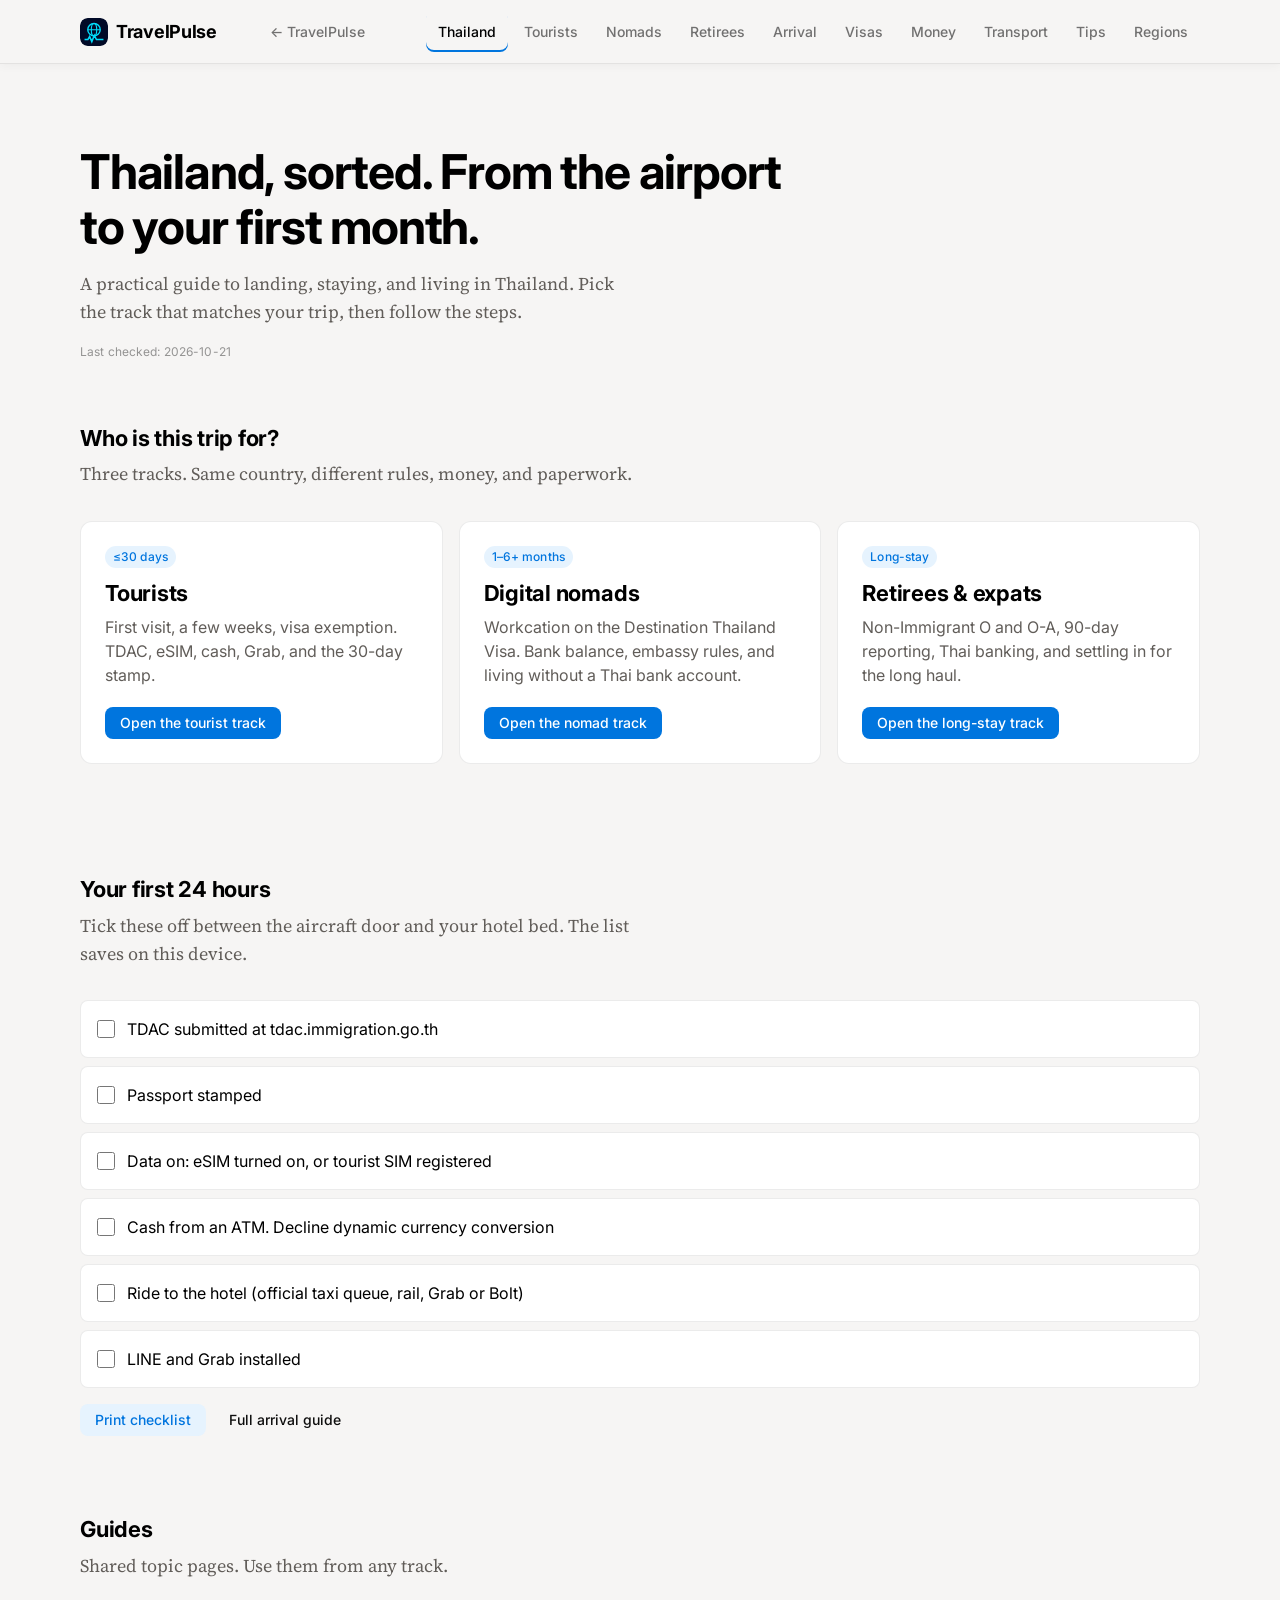
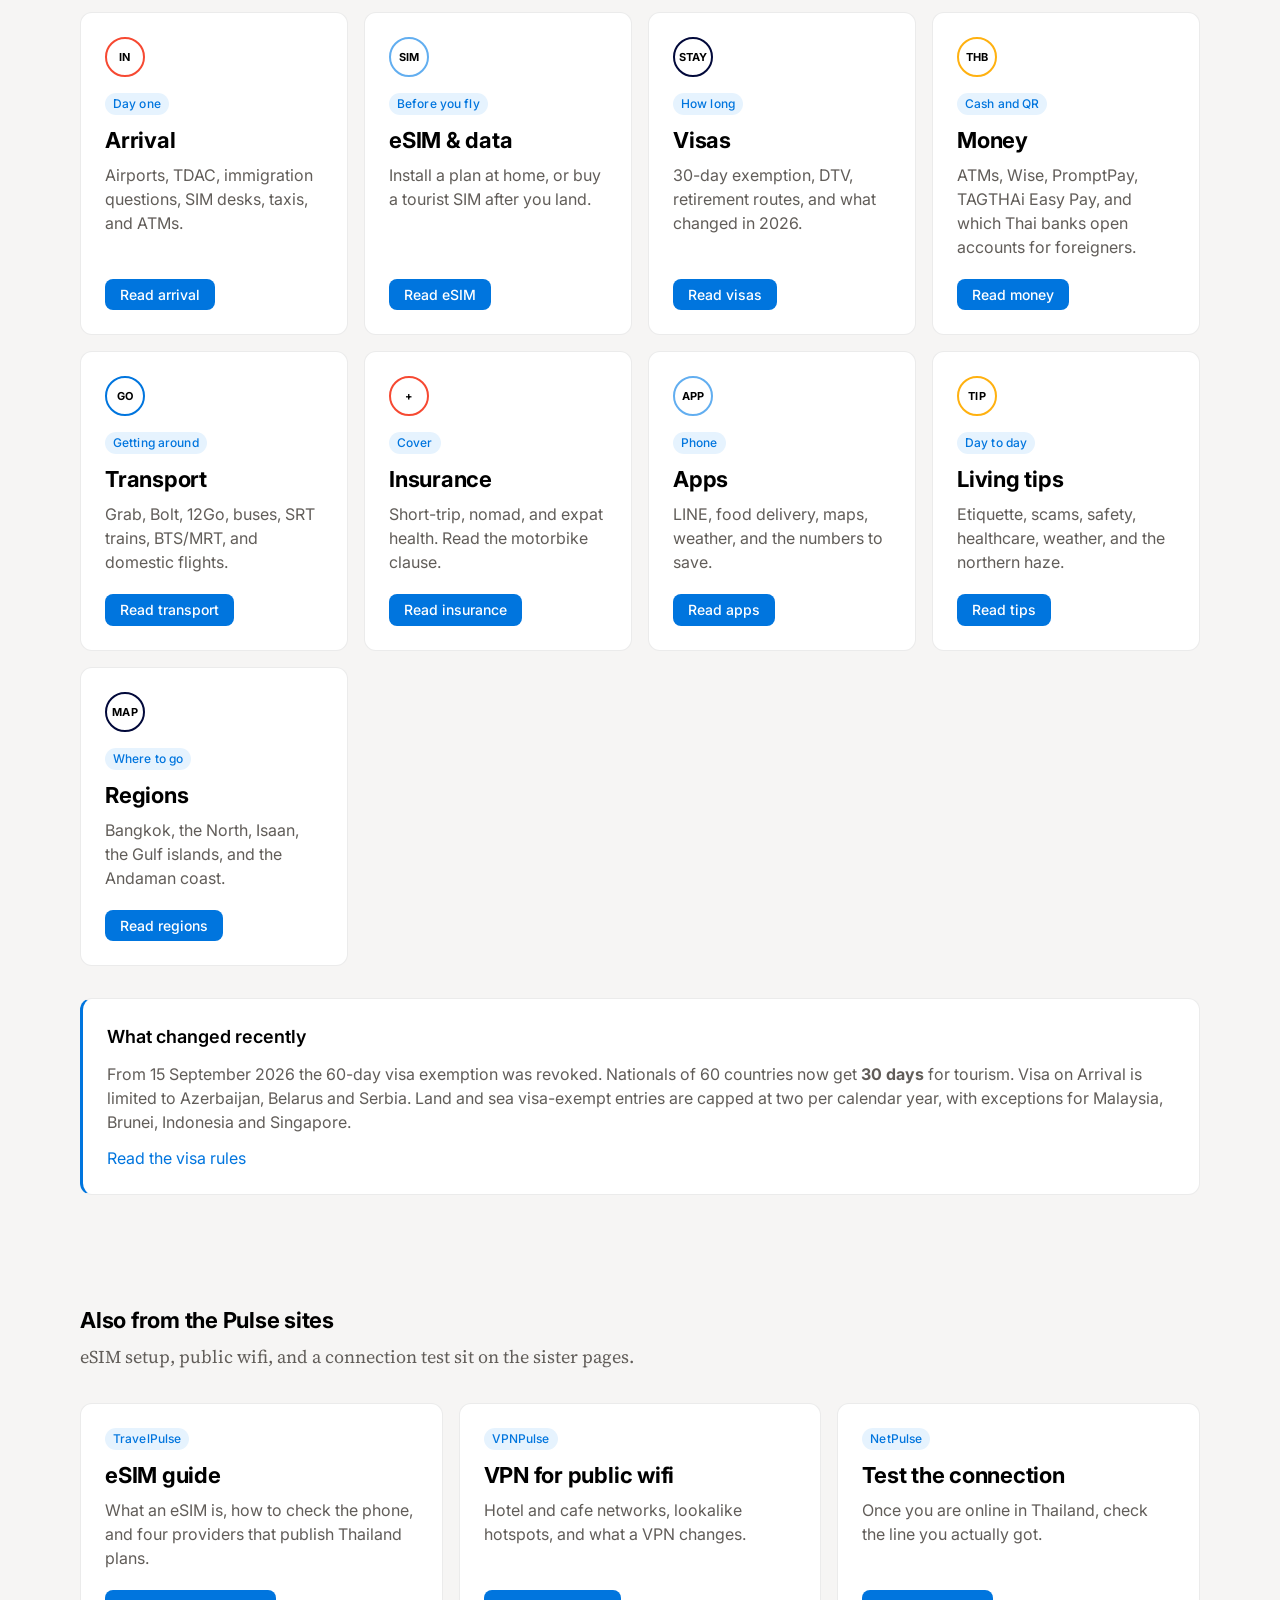
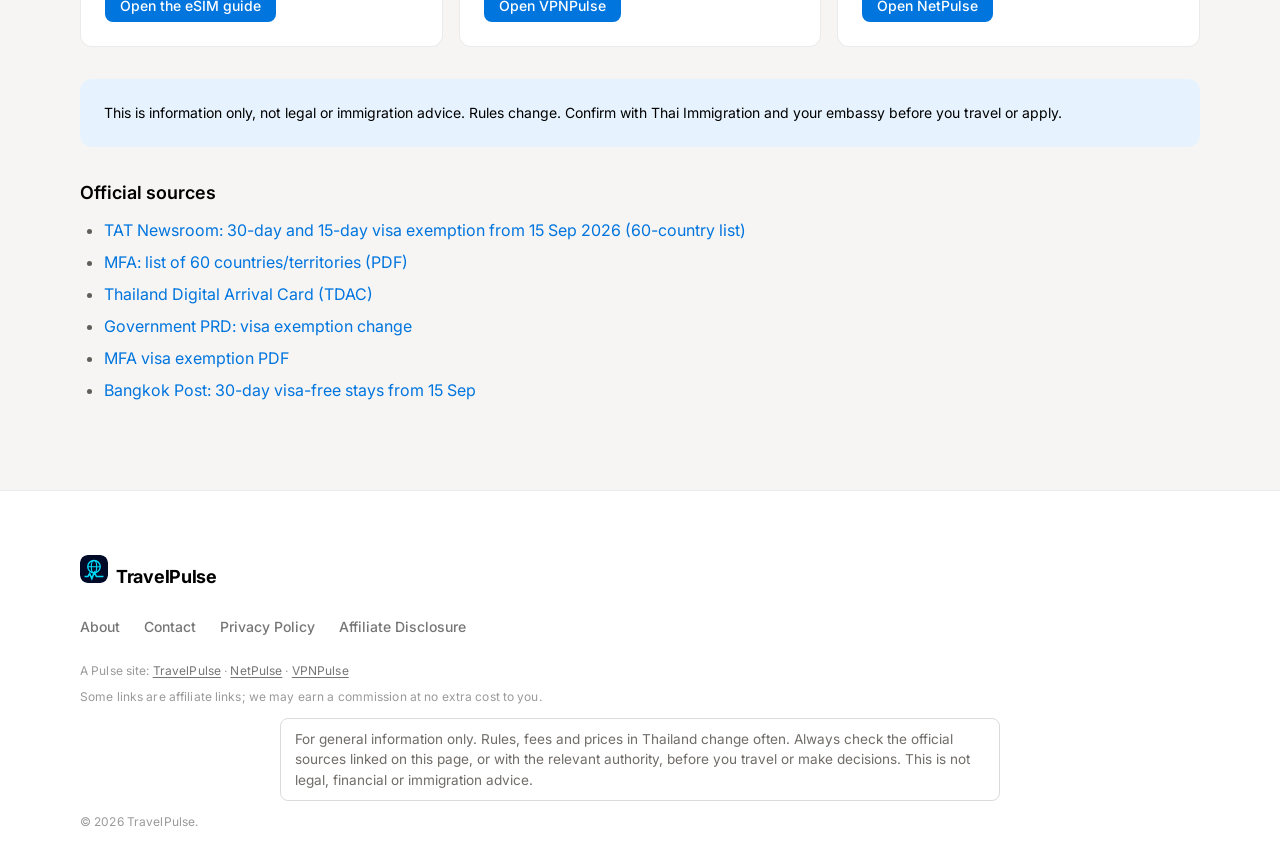
<file: index.html>
<!DOCTYPE html>
<html lang="en">
<head>
  <meta charset="UTF-8">
  <meta name="viewport" content="width=device-width, initial-scale=1.0">
  <meta name="theme-color" content="#f6f5f4">
  <title>Thailand guide - TravelPulse</title>
  <link rel="icon" type="image/svg+xml" href="img/travelpulse-icon.svg">
  <meta name="description" content="A practical guide to Thailand: tourists, digital nomads, and long-stay. Arrival, visas, money, transport, from the airport to the first month.">
  <link rel="canonical" href="https://travelpulse.site/thailand/">
  <meta property="og:title" content="Thailand guide - TravelPulse">
  <meta property="og:description" content="A practical guide to Thailand: tourists, digital nomads, and long-stay. Arrival, visas, money, transport, from the airport to the first month.">
  <meta property="og:url" content="https://travelpulse.site/thailand/">
  <meta property="og:type" content="website">
  <meta property="og:site_name" content="TravelPulse">
  <meta name="twitter:card" content="summary">
  <link rel="preconnect" href="https://fonts.googleapis.com">
  <link rel="preconnect" href="https://fonts.gstatic.com" crossorigin>
  <link href="https://fonts.googleapis.com/css2?family=Inter:wght@400;500;600;700&family=Source+Serif+4:opsz,wght@8..60,400&display=swap" rel="stylesheet">
  <link rel="stylesheet" href="styles.css">
  <link rel="stylesheet" href="travelpulse.css">
  <link rel="stylesheet" href="thailand.css">
  <script type="application/ld+json">
{
  "@context": "https://schema.org",
  "@type": "FAQPage",
  "mainEntity": [
    {
      "@type": "Question",
      "name": "Do I need a TDAC to enter Thailand?",
      "acceptedAnswer": {
        "@type": "Answer",
        "text": "Yes. All non-Thai nationals entering by air, land or sea must submit a Thailand Digital Arrival Card online within 3 days before arrival, including arrival day. It is free and it is not a visa. Use only tdac.immigration.go.th."
      }
    },
    {
      "@type": "Question",
      "name": "How long can I stay in Thailand without a visa from 15 September 2026?",
      "acceptedAnswer": {
        "@type": "Answer",
        "text": "Nationals of 60 countries, including the UK, US, EU states, Australia, Canada and New Zealand, get 30 days for tourism. Seychelles and Mauritius get 15 days. Argentina, Brazil, Chile, South Korea and Peru keep 90 days under bilateral agreements."
      }
    },
    {
      "@type": "Question",
      "name": "Should I buy an eSIM before I fly?",
      "acceptedAnswer": {
        "@type": "Answer",
        "text": "An eSIM installed before the flight gives you data in the arrivals hall. Airport booths for AIS, TrueMove H and dtac need passport registration. A Thai number is a separate product from most data-only travel eSIMs."
      }
    }
  ]
}
  </script>
</head>
<body>
  <a class="skip-link" href="#main">Skip to content</a>
  <header class="site-header">
    <div class="container">
      <nav class="site-nav" aria-label="Primary">
        <a href="index.html" class="logo"><img class="logo-icon" src="img/travelpulse-icon.svg" alt="" width="28" height="28">TravelPulse</a>
        <a class="th-back" href="https://travelpulse.site/">← TravelPulse</a>
        <button class="nav-toggle" type="button" aria-label="Open menu" aria-expanded="false" aria-controls="primary-menu" onclick="var h=this.closest('.site-header'),o=h.classList.toggle('nav-open');this.setAttribute('aria-expanded',o);this.setAttribute('aria-label',o?'Close menu':'Open menu')"><span class="nav-toggle-bars" aria-hidden="true"><span></span><span></span><span></span></span>Menu</button>
        <ul class="nav-links" id="primary-menu">
          <li class="th-menu-back"><a href="https://travelpulse.site/">← TravelPulse</a></li>
          <li><a href="index.html" class="active" aria-current="page">Thailand</a></li>
          <li><a href="tourists.html">Tourists</a></li>
          <li><a href="nomads.html">Nomads</a></li>
          <li><a href="retirees.html">Retirees</a></li>
          <li><a href="arrival.html">Arrival</a></li>
          <li><a href="visas.html">Visas</a></li>
          <li><a href="money.html">Money</a></li>
          <li><a href="transport.html">Transport</a></li>
          <li><a href="living.html">Tips</a></li>
          <li><a href="regions.html">Regions</a></li>
        </ul>
      </nav>
    </div>
  </header>

  <main id="main">
    <section class="hero">
      <div class="container">
        <div class="hero-inner">
          <h1>Thailand, sorted. From the airport to your first month.</h1>
          <p class="lede">A practical guide to landing, staying, and living in Thailand. Pick the track that matches your trip, then follow the steps.</p>
          <p class="last-checked">Last checked: 2026-10-21</p>
        </div>
      </div>
    </section>

    <section class="section" aria-labelledby="tracks-title">
      <div class="container">
        <h2 class="section-title" id="tracks-title">Who is this trip for?</h2>
        <p class="section-intro">Three tracks. Same country, different rules, money, and paperwork.</p>
        <div class="track-grid">
          <article class="tool-card track-card">
            <span class="tool-tag">≤30 days</span>
            <h3>Tourists</h3>
            <p>First visit, a few weeks, visa exemption. TDAC, eSIM, cash, Grab, and the 30-day stamp.</p>
            <a href="tourists.html" class="btn btn-primary">Open the tourist track</a>
          </article>
          <article class="tool-card track-card">
            <span class="tool-tag">1–6+ months</span>
            <h3>Digital nomads</h3>
            <p>Workcation on the Destination Thailand Visa. Bank balance, embassy rules, and living without a Thai bank account.</p>
            <a href="nomads.html" class="btn btn-primary">Open the nomad track</a>
          </article>
          <article class="tool-card track-card">
            <span class="tool-tag">Long-stay</span>
            <h3>Retirees &amp; expats</h3>
            <p>Non-Immigrant O and O-A, 90-day reporting, Thai banking, and settling in for the long haul.</p>
            <a href="retirees.html" class="btn btn-primary">Open the long-stay track</a>
          </article>
        </div>
      </div>
    </section>

    <section class="section" aria-labelledby="hours-title">
      <div class="container">
        <h2 class="section-title" id="hours-title">Your first 24 hours</h2>
        <p class="section-intro">Tick these off between the aircraft door and your hotel bed. The list saves on this device.</p>
        <ul class="checklist" data-checklist="arrival">
          <li><label><input type="checkbox" data-key="tdac"> TDAC submitted at tdac.immigration.go.th</label></li>
          <li><label><input type="checkbox" data-key="stamp"> Passport stamped</label></li>
          <li><label><input type="checkbox" data-key="data"> Data on: eSIM turned on, or tourist SIM registered</label></li>
          <li><label><input type="checkbox" data-key="cash"> Cash from an ATM. Decline dynamic currency conversion</label></li>
          <li><label><input type="checkbox" data-key="ride"> Ride to the hotel (official taxi queue, rail, Grab or Bolt)</label></li>
          <li><label><input type="checkbox" data-key="apps"> LINE and Grab installed</label></li>
        </ul>
        <div class="checklist-actions">
          <button type="button" class="btn btn-ghost" data-print>Print checklist</button>
          <a class="btn btn-ghost-text" href="arrival.html">Full arrival guide</a>
        </div>
      </div>
    </section>

    <section class="section" aria-labelledby="topics-title">
      <div class="container">
        <h2 class="section-title" id="topics-title">Guides</h2>
        <p class="section-intro">Shared topic pages. Use them from any track.</p>
        <div class="tools-grid">
          <article class="tool-card">
            <span class="tool-mark mark-coral" aria-hidden="true">IN</span>
            <span class="tool-tag">Day one</span>
            <h3>Arrival</h3>
            <p>Airports, TDAC, immigration questions, SIM desks, taxis, and ATMs.</p>
            <a href="arrival.html" class="btn btn-primary">Read arrival</a>
          </article>
          <article class="tool-card">
            <span class="tool-mark mark-sky" aria-hidden="true">SIM</span>
            <span class="tool-tag">Before you fly</span>
            <h3>eSIM &amp; data</h3>
            <p>Install a plan at home, or buy a tourist SIM after you land.</p>
            <a href="esim.html" class="btn btn-primary">Read eSIM</a>
          </article>
          <article class="tool-card">
            <span class="tool-mark mark-midnight" aria-hidden="true">STAY</span>
            <span class="tool-tag">How long</span>
            <h3>Visas</h3>
            <p>30-day exemption, DTV, retirement routes, and what changed in 2026.</p>
            <a href="visas.html" class="btn btn-primary">Read visas</a>
          </article>
          <article class="tool-card">
            <span class="tool-mark mark-marigold" aria-hidden="true">THB</span>
            <span class="tool-tag">Cash and QR</span>
            <h3>Money</h3>
            <p>ATMs, Wise, PromptPay, TAGTHAi Easy Pay, and which Thai banks open accounts for foreigners.</p>
            <a href="money.html" class="btn btn-primary">Read money</a>
          </article>
          <article class="tool-card">
            <span class="tool-mark" aria-hidden="true">GO</span>
            <span class="tool-tag">Getting around</span>
            <h3>Transport</h3>
            <p>Grab, Bolt, 12Go, buses, SRT trains, BTS/MRT, and domestic flights.</p>
            <a href="transport.html" class="btn btn-primary">Read transport</a>
          </article>
          <article class="tool-card">
            <span class="tool-mark mark-coral" aria-hidden="true">+</span>
            <span class="tool-tag">Cover</span>
            <h3>Insurance</h3>
            <p>Short-trip, nomad, and expat health. Read the motorbike clause.</p>
            <a href="insurance.html" class="btn btn-primary">Read insurance</a>
          </article>
          <article class="tool-card">
            <span class="tool-mark mark-sky" aria-hidden="true">APP</span>
            <span class="tool-tag">Phone</span>
            <h3>Apps</h3>
            <p>LINE, food delivery, maps, weather, and the numbers to save.</p>
            <a href="apps.html" class="btn btn-primary">Read apps</a>
          </article>
          <article class="tool-card">
            <span class="tool-mark mark-marigold" aria-hidden="true">TIP</span>
            <span class="tool-tag">Day to day</span>
            <h3>Living tips</h3>
            <p>Etiquette, scams, safety, healthcare, weather, and the northern haze.</p>
            <a href="living.html" class="btn btn-primary">Read tips</a>
          </article>
          <article class="tool-card">
            <span class="tool-mark mark-midnight" aria-hidden="true">MAP</span>
            <span class="tool-tag">Where to go</span>
            <h3>Regions</h3>
            <p>Bangkok, the North, Isaan, the Gulf islands, and the Andaman coast.</p>
            <a href="regions.html" class="btn btn-primary">Read regions</a>
          </article>
        </div>

        <aside class="changed-box">
          <h2>What changed recently</h2>
          <p>From 15 September 2026 the 60-day visa exemption was revoked. Nationals of 60 countries now get <strong>30 days</strong> for tourism. Visa on Arrival is limited to Azerbaijan, Belarus and Serbia. Land and sea visa-exempt entries are capped at two per calendar year, with exceptions for Malaysia, Brunei, Indonesia and Singapore.</p>
          <p><a href="visas.html">Read the visa rules</a></p>
        </aside>
      </div>
    </section>

    <section class="section cross-promo" aria-labelledby="pulse-title">
      <div class="container">
        <h2 class="section-title" id="pulse-title">Also from the Pulse sites</h2>
        <p class="section-intro">eSIM setup, public wifi, and a connection test sit on the sister pages.</p>
        <div class="tools-grid">
          <article class="tool-card">
            <span class="tool-tag">TravelPulse</span>
            <h3>eSIM guide</h3>
            <p>What an eSIM is, how to check the phone, and four providers that publish Thailand plans.</p>
            <a href="https://travelpulse.site/esim.html" class="btn btn-primary">Open the eSIM guide</a>
          </article>
          <article class="tool-card">
            <span class="tool-tag">VPNPulse</span>
            <h3>VPN for public wifi</h3>
            <p>Hotel and cafe networks, lookalike hotspots, and what a VPN changes.</p>
            <a href="https://vpnpulse.site" class="btn btn-primary" target="_blank" rel="noopener">Open VPNPulse</a>
          </article>
          <article class="tool-card">
            <span class="tool-tag">NetPulse</span>
            <h3>Test the connection</h3>
            <p>Once you are online in Thailand, check the line you actually got.</p>
            <a href="https://netpulse.site" class="btn btn-primary" target="_blank" rel="noopener">Open NetPulse</a>
          </article>
        </div>
                <aside class="disclaimer-box" role="note">
          <p>This is information only, not legal or immigration advice. Rules change. Confirm with Thai Immigration and your embassy before you travel or apply.</p>
        </aside>
                <section class="sources" aria-labelledby="sources-title">
          <h2 id="sources-title">Official sources</h2>
          <ul>
            <li><a href="https://www.tatnews.org/2026/09/thailand-introduces-new-30-day-and-15-day-visa-exemption-rules-from-15-september/" target="_blank" rel="noopener">TAT Newsroom: 30-day and 15-day visa exemption from 15 Sep 2026 (60-country list)</a></li>
            <li><a href="https://image.mfa.go.th/mfa/0/zE6021nSnu/0303/%E0%B8%9C.30.pdf" target="_blank" rel="noopener">MFA: list of 60 countries/territories (PDF)</a></li>
            <li><a href="https://tdac.immigration.go.th" target="_blank" rel="noopener">Thailand Digital Arrival Card (TDAC)</a></li>
            <li><a href="https://thailand.prd.go.th/en/content/category/detail/id/48/iid/538547" target="_blank" rel="noopener">Government PRD: visa exemption change</a></li>
            <li><a href="https://image.mfa.go.th/mfa/0/TkZZJfspCP/Visa_Exemption_Scheme/PR-eng.pdf" target="_blank" rel="noopener">MFA visa exemption PDF</a></li>
            <li><a href="https://www.bangkokpost.com/thailand/general/3311970/30day-visafree-stays-to-take-effect-on-sept-15" target="_blank" rel="noopener">Bangkok Post: 30-day visa-free stays from 15 Sep</a></li>
          </ul>
        </section>
      </div>
    </section>
  </main>
  <footer class="site-footer">
    <div class="container">
      <a href="index.html" class="logo"><img class="logo-icon" src="img/travelpulse-icon.svg" alt="" width="28" height="28">TravelPulse</a>
      <ul class="footer-links">
        <li><a href="https://travelpulse.site/about.html">About</a></li>
        <li><a href="https://travelpulse.site/contact.html">Contact</a></li>
        <li><a href="https://travelpulse.site/privacy.html">Privacy Policy</a></li>
        <li><a href="https://travelpulse.site/affiliate-disclosure.html">Affiliate Disclosure</a></li>
      </ul>
      <p class="footer-copy">A Pulse site: <a href="https://travelpulse.site/">TravelPulse</a> · <a href="https://netpulse.site" target="_blank" rel="noopener">NetPulse</a> · <a href="https://vpnpulse.site" target="_blank" rel="noopener">VPNPulse</a></p>
      <p class="footer-copy">Some links are affiliate links; we may earn a commission at no extra cost to you.</p>
      <p class="footer-disclaimer">For general information only. Rules, fees and prices in Thailand change often. Always check the official sources linked on this page, or with the relevant authority, before you travel or make decisions. This is not legal, financial or immigration advice.</p>
      <p class="footer-copy">&copy; 2026 TravelPulse.</p>
    </div>
  </footer>
  <script src="thailand.js"></script>
</body>
</html>
</file>
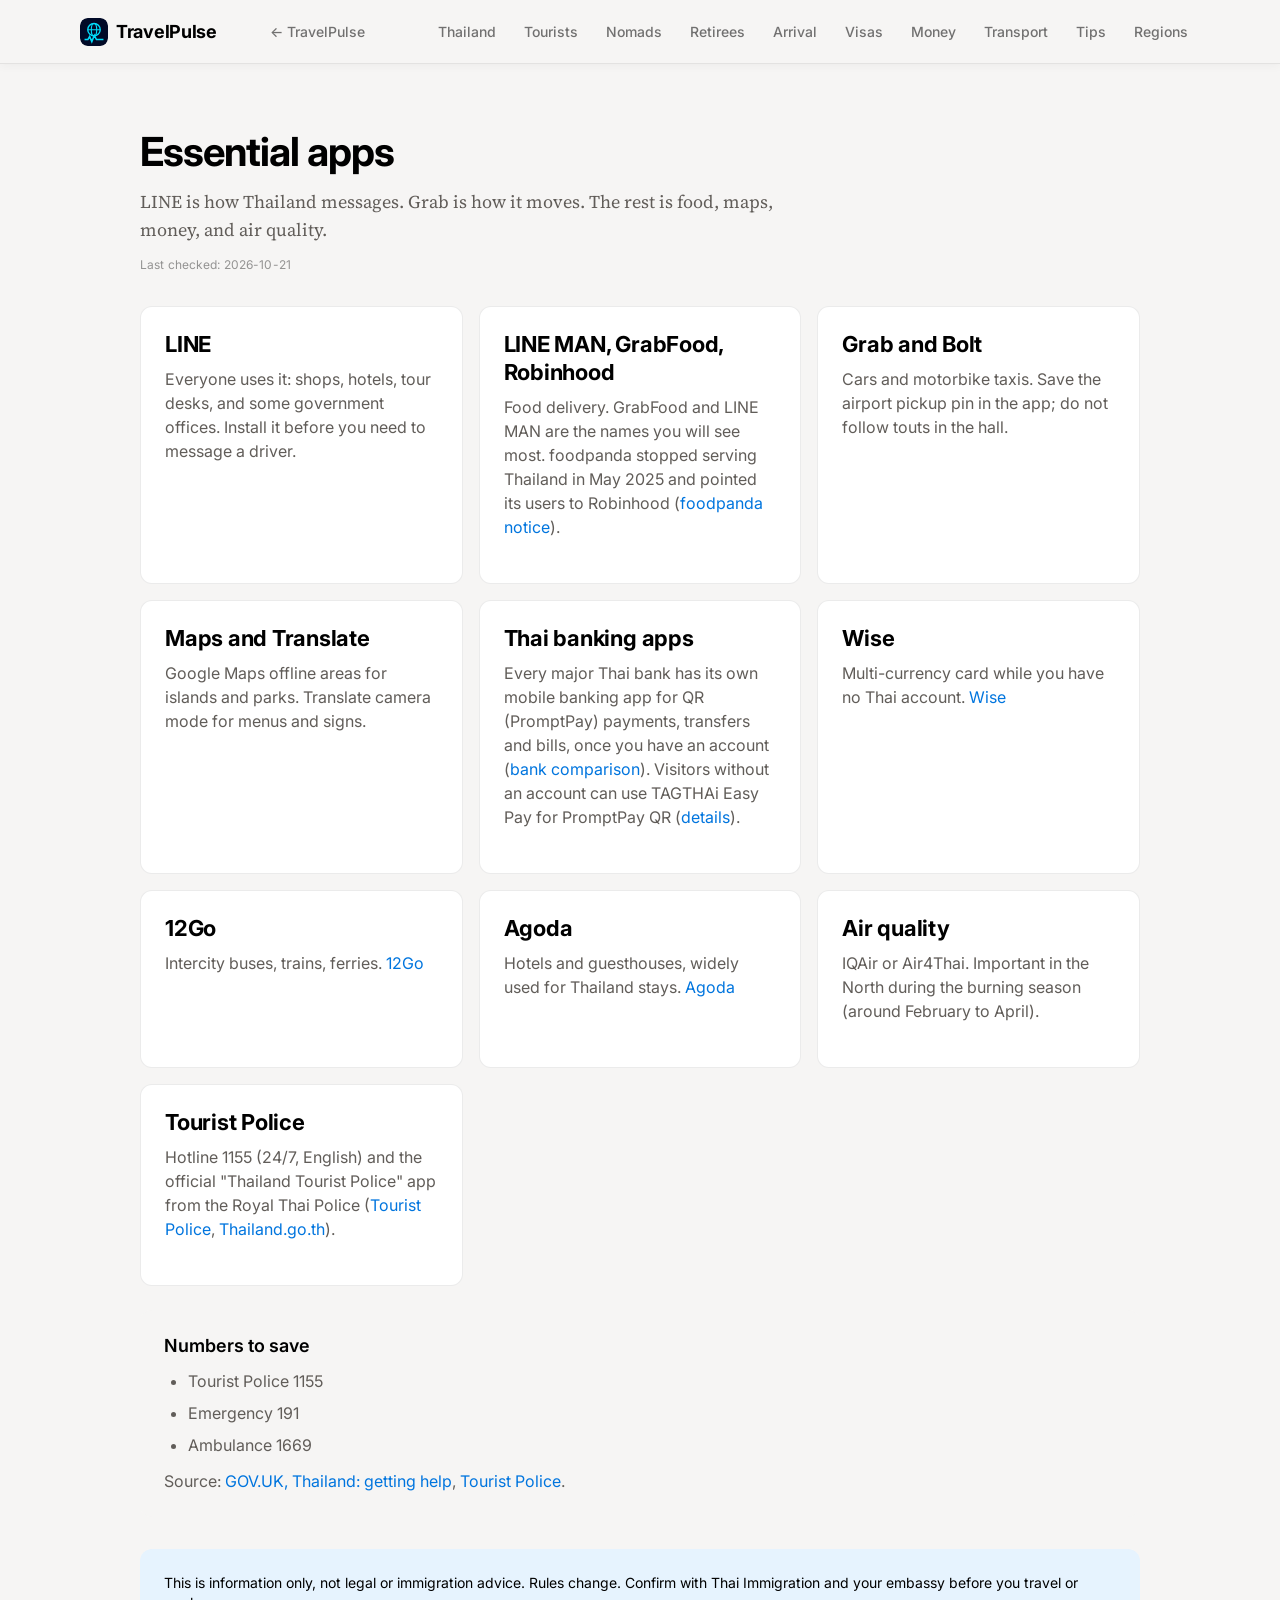
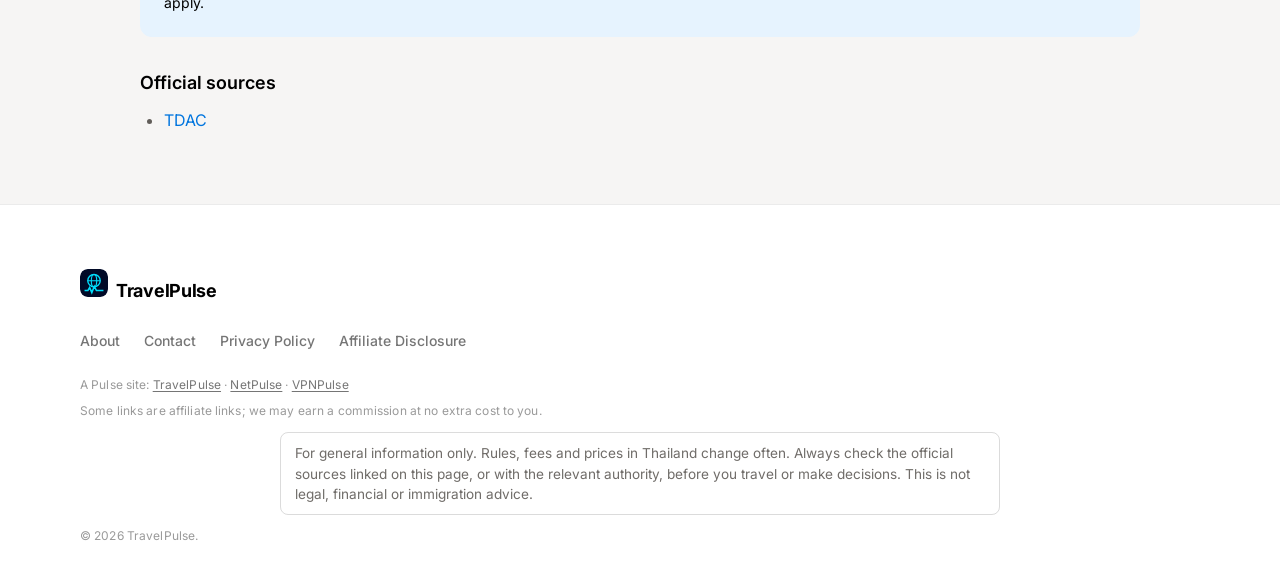
<file: apps.html>
<!DOCTYPE html>
<html lang="en">
<head>
  <meta charset="UTF-8">
  <meta name="viewport" content="width=device-width, initial-scale=1.0">
  <meta name="theme-color" content="#f6f5f4">
  <title>Essential apps for Thailand - TravelPulse</title>
  <link rel="icon" type="image/svg+xml" href="img/travelpulse-icon.svg">
  <meta name="description" content="LINE, Grab, food delivery, maps, banking apps, Wise, 12Go, Agoda, air quality, Tourist Police 1155.">
  <link rel="canonical" href="https://travelpulse.site/thailand/apps.html">
  <meta property="og:title" content="Essential apps for Thailand - TravelPulse">
  <meta property="og:description" content="LINE, Grab, food delivery, maps, banking apps, Wise, 12Go, Agoda, air quality, Tourist Police 1155.">
  <meta property="og:url" content="https://travelpulse.site/thailand/apps.html">
  <meta property="og:type" content="website">
  <meta property="og:site_name" content="TravelPulse">
  <meta name="twitter:card" content="summary">
  <link rel="preconnect" href="https://fonts.googleapis.com">
  <link rel="preconnect" href="https://fonts.gstatic.com" crossorigin>
  <link href="https://fonts.googleapis.com/css2?family=Inter:wght@400;500;600;700&family=Source+Serif+4:opsz,wght@8..60,400&display=swap" rel="stylesheet">
  <link rel="stylesheet" href="styles.css">
  <link rel="stylesheet" href="travelpulse.css">
  <link rel="stylesheet" href="thailand.css">
  
</head>
<body>
  <a class="skip-link" href="#main">Skip to content</a>
  <header class="site-header">
    <div class="container">
      <nav class="site-nav" aria-label="Primary">
        <a href="index.html" class="logo"><img class="logo-icon" src="img/travelpulse-icon.svg" alt="" width="28" height="28">TravelPulse</a>
        <a class="th-back" href="https://travelpulse.site/">← TravelPulse</a>
        <button class="nav-toggle" type="button" aria-label="Open menu" aria-expanded="false" aria-controls="primary-menu" onclick="var h=this.closest('.site-header'),o=h.classList.toggle('nav-open');this.setAttribute('aria-expanded',o);this.setAttribute('aria-label',o?'Close menu':'Open menu')"><span class="nav-toggle-bars" aria-hidden="true"><span></span><span></span><span></span></span>Menu</button>
        <ul class="nav-links" id="primary-menu">
          <li class="th-menu-back"><a href="https://travelpulse.site/">← TravelPulse</a></li>
          <li><a href="index.html">Thailand</a></li>
          <li><a href="tourists.html">Tourists</a></li>
          <li><a href="nomads.html">Nomads</a></li>
          <li><a href="retirees.html">Retirees</a></li>
          <li><a href="arrival.html">Arrival</a></li>
          <li><a href="visas.html">Visas</a></li>
          <li><a href="money.html">Money</a></li>
          <li><a href="transport.html">Transport</a></li>
          <li><a href="living.html">Tips</a></li>
          <li><a href="regions.html">Regions</a></li>
        </ul>
      </nav>
    </div>
  </header>

  <main id="main" class="page-wrap">
    <div class="container">
      <div class="vpn-wrap">
        <header class="vpn-intro">
          <h1>Essential apps</h1>
          <p class="lede">LINE is how Thailand messages. Grab is how it moves. The rest is food, maps, money, and air quality.</p>
          <p class="last-checked">Last checked: 2026-10-21</p>
        </header>

        <div class="tools-grid">
          <article class="tool-card">
            <h3>LINE</h3>
            <p>Everyone uses it: shops, hotels, tour desks, and some government offices. Install it before you need to message a driver.</p>
          </article>
          <article class="tool-card">
            <h3>LINE MAN, GrabFood, Robinhood</h3>
            <p>Food delivery. GrabFood and LINE MAN are the names you will see most. foodpanda stopped serving Thailand in May 2025 and pointed its users to Robinhood (<a href="https://www.foodpanda.co.th/contents/important-service-update" target="_blank" rel="noopener">foodpanda notice</a>).</p>
            
          </article>
          <article class="tool-card">
            <h3>Grab and Bolt</h3>
            <p>Cars and motorbike taxis. Save the airport pickup pin in the app; do not follow touts in the hall.</p>
          </article>
          <article class="tool-card">
            <h3>Maps and Translate</h3>
            <p>Google Maps offline areas for islands and parks. Translate camera mode for menus and signs.</p>
          </article>
          <article class="tool-card">
            <h3>Thai banking apps</h3>
            <p>Every major Thai bank has its own mobile banking app for QR (PromptPay) payments, transfers and bills, once you have an account (<a href="money.html#thai-banks">bank comparison</a>). Visitors without an account can use TAGTHAi Easy Pay for PromptPay QR (<a href="money.html#tagthai-easy-pay">details</a>).</p>
          </article>
          <article class="tool-card">
            <h3>Wise</h3>
            <p>Multi-currency card while you have no Thai account. <a href="https://wise.com" target="_blank" rel="nofollow sponsored noopener" data-affiliate="TODO">Wise</a></p>
          </article>
          <article class="tool-card">
            <h3>12Go</h3>
            <p>Intercity buses, trains, ferries. <a href="https://12go.asia" target="_blank" rel="nofollow sponsored noopener" data-affiliate="TODO">12Go</a></p>
          </article>
          <article class="tool-card">
            <h3>Agoda</h3>
            <p>Hotels and guesthouses, widely used for Thailand stays. <a href="https://www.agoda.com" target="_blank" rel="nofollow sponsored noopener" data-affiliate="TODO">Agoda</a></p>
          </article>
          <article class="tool-card">
            <h3>Air quality</h3>
            <p>IQAir or Air4Thai. Important in the North during the burning season (around February to April).</p>
          </article>
          <article class="tool-card">
            <h3>Tourist Police</h3>
            <p>Hotline 1155 (24/7, English) and the official "Thailand Tourist Police" app from the Royal Thai Police (<a href="https://www.touristpolice.go.th/en/main" target="_blank" rel="noopener">Tourist Police</a>, <a href="https://thailand.go.th/issue-focus-detail/explore-thailand-worry-free-with-the-new-tourist-police-app" target="_blank" rel="noopener">Thailand.go.th</a>).</p>
            
          </article>
        </div>

        <div class="policy-section">
          <h2>Numbers to save</h2>
          <ul>
            <li>Tourist Police 1155</li>
            <li>Emergency 191</li>
            <li>Ambulance 1669</li>
          </ul>
          <p>Source: <a href="https://www.gov.uk/foreign-travel-advice/thailand/getting-help" target="_blank" rel="noopener">GOV.UK, Thailand: getting help</a>, <a href="https://www.touristpolice.go.th/en/main" target="_blank" rel="noopener">Tourist Police</a>.</p>
        </div>
                <aside class="disclaimer-box" role="note">
          <p>This is information only, not legal or immigration advice. Rules change. Confirm with Thai Immigration and your embassy before you travel or apply.</p>
        </aside>
                <section class="sources" aria-labelledby="sources-title">
          <h2 id="sources-title">Official sources</h2>
          <ul>
            <li><a href="https://tdac.immigration.go.th" target="_blank" rel="noopener">TDAC</a></li>
          </ul>
        </section>
      </div>
    </div>
  </main>
  <footer class="site-footer">
    <div class="container">
      <a href="index.html" class="logo"><img class="logo-icon" src="img/travelpulse-icon.svg" alt="" width="28" height="28">TravelPulse</a>
      <ul class="footer-links">
        <li><a href="https://travelpulse.site/about.html">About</a></li>
        <li><a href="https://travelpulse.site/contact.html">Contact</a></li>
        <li><a href="https://travelpulse.site/privacy.html">Privacy Policy</a></li>
        <li><a href="https://travelpulse.site/affiliate-disclosure.html">Affiliate Disclosure</a></li>
      </ul>
      <p class="footer-copy">A Pulse site: <a href="https://travelpulse.site/">TravelPulse</a> · <a href="https://netpulse.site" target="_blank" rel="noopener">NetPulse</a> · <a href="https://vpnpulse.site" target="_blank" rel="noopener">VPNPulse</a></p>
      <p class="footer-copy">Some links are affiliate links; we may earn a commission at no extra cost to you.</p>
      <p class="footer-disclaimer">For general information only. Rules, fees and prices in Thailand change often. Always check the official sources linked on this page, or with the relevant authority, before you travel or make decisions. This is not legal, financial or immigration advice.</p>
      <p class="footer-copy">&copy; 2026 TravelPulse.</p>
    </div>
  </footer>
  <script src="thailand.js"></script>
</body>
</html>
</file>
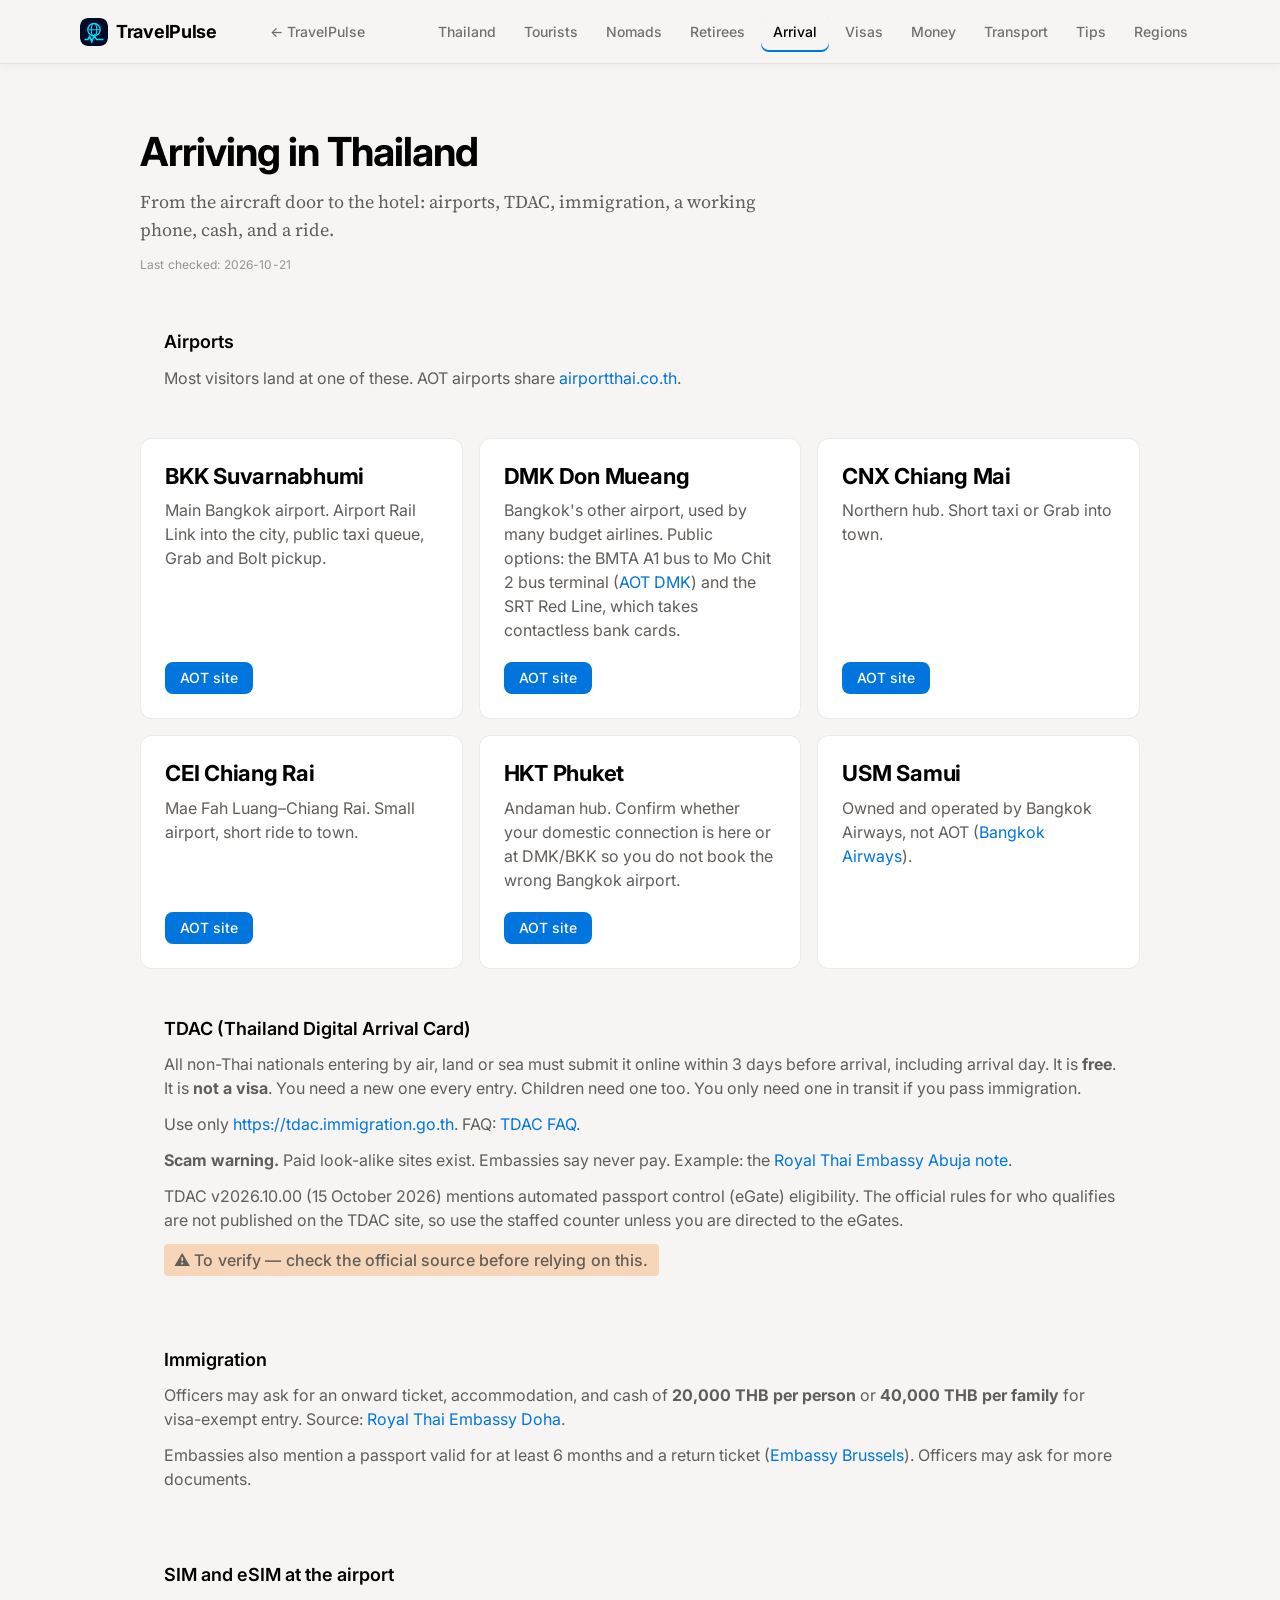
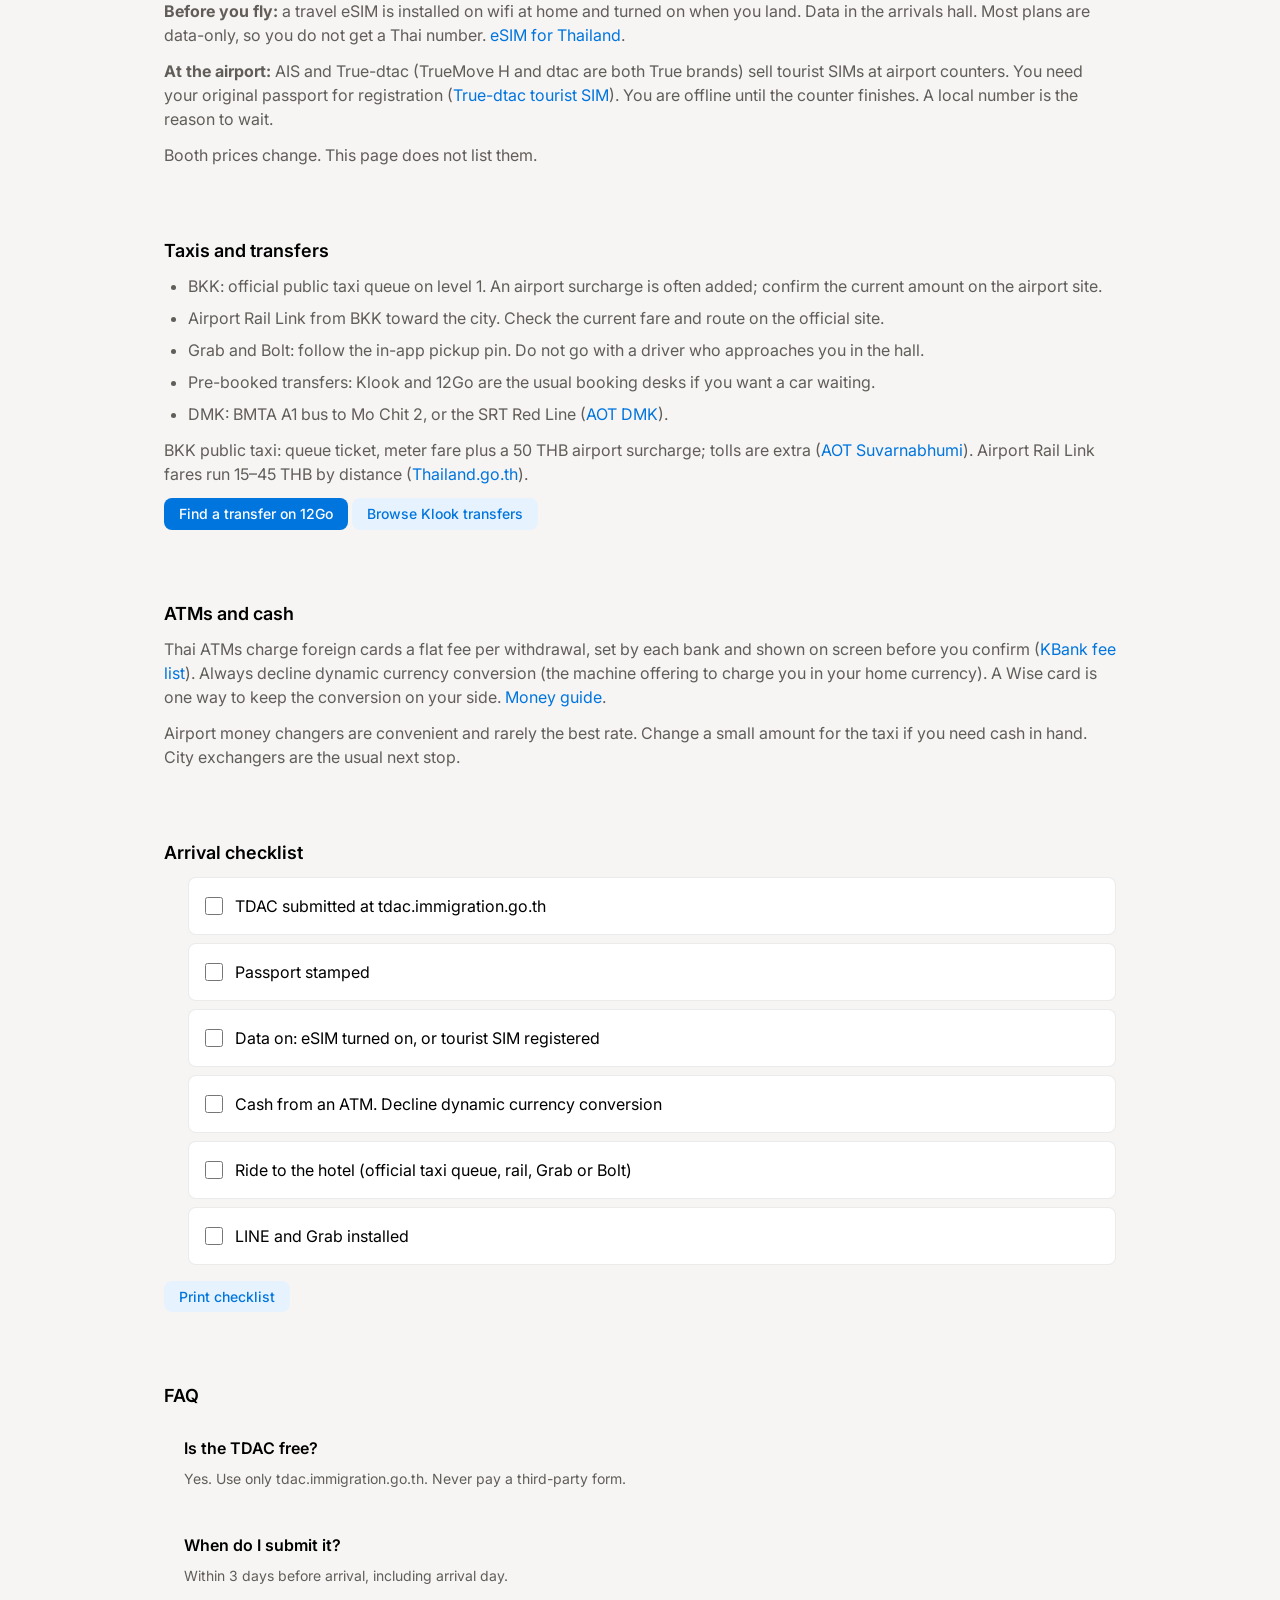
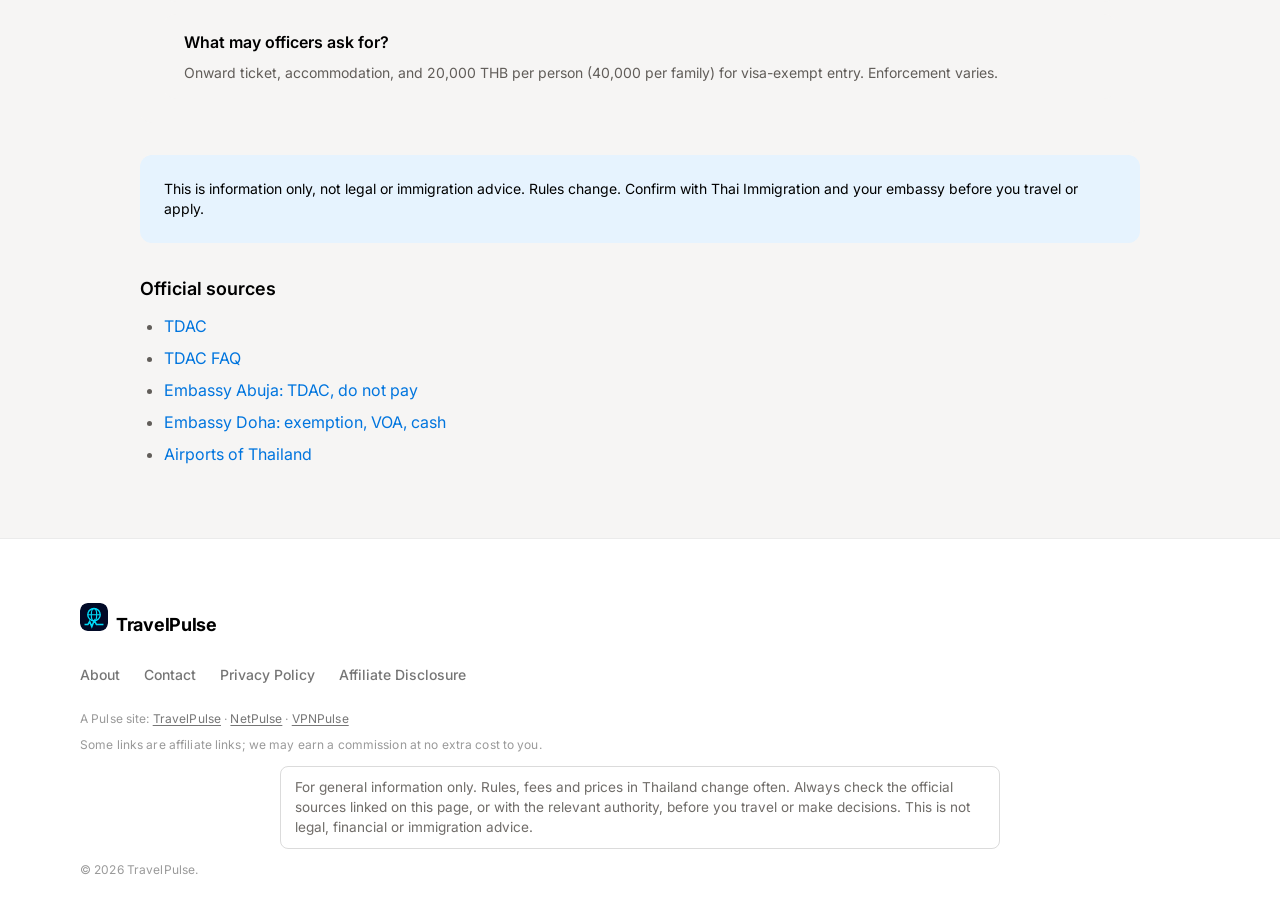
<file: arrival.html>
<!DOCTYPE html>
<html lang="en">
<head>
  <meta charset="UTF-8">
  <meta name="viewport" content="width=device-width, initial-scale=1.0">
  <meta name="theme-color" content="#f6f5f4">
  <title>Arriving in Thailand - TravelPulse</title>
  <link rel="icon" type="image/svg+xml" href="img/travelpulse-icon.svg">
  <meta name="description" content="TDAC, airports, immigration questions, SIM desks, taxis, ATMs. A printable first-24-hours checklist.">
  <link rel="canonical" href="https://travelpulse.site/thailand/arrival.html">
  <meta property="og:title" content="Arriving in Thailand - TravelPulse">
  <meta property="og:description" content="TDAC, airports, immigration questions, SIM desks, taxis, ATMs. A printable first-24-hours checklist.">
  <meta property="og:url" content="https://travelpulse.site/thailand/arrival.html">
  <meta property="og:type" content="website">
  <meta property="og:site_name" content="TravelPulse">
  <meta name="twitter:card" content="summary">
  <link rel="preconnect" href="https://fonts.googleapis.com">
  <link rel="preconnect" href="https://fonts.gstatic.com" crossorigin>
  <link href="https://fonts.googleapis.com/css2?family=Inter:wght@400;500;600;700&family=Source+Serif+4:opsz,wght@8..60,400&display=swap" rel="stylesheet">
  <link rel="stylesheet" href="styles.css">
  <link rel="stylesheet" href="travelpulse.css">
  <link rel="stylesheet" href="thailand.css">
  <script type="application/ld+json">
{
  "@context": "https://schema.org",
  "@type": "FAQPage",
  "mainEntity": [
    {
      "@type": "Question",
      "name": "Is the Thailand Digital Arrival Card free?",
      "acceptedAnswer": {
        "@type": "Answer",
        "text": "Yes. TDAC is free, it is not a visa, and you need a new one every entry. Children need one too. Use only tdac.immigration.go.th. Embassies say never pay a look-alike site."
      }
    },
    {
      "@type": "Question",
      "name": "When do I submit the TDAC?",
      "acceptedAnswer": {
        "@type": "Answer",
        "text": "Within 3 days before arrival, including arrival day, for entry by air, land or sea. You only need one in transit if you pass immigration."
      }
    },
    {
      "@type": "Question",
      "name": "What may immigration ask for?",
      "acceptedAnswer": {
        "@type": "Answer",
        "text": "Officers may ask for an onward ticket, accommodation, and cash of 20,000 THB per person or 40,000 THB per family for visa-exempt entry. How strictly this is checked varies; do not assume it is never asked."
      }
    }
  ]
}
  </script>
</head>
<body>
  <a class="skip-link" href="#main">Skip to content</a>
  <header class="site-header">
    <div class="container">
      <nav class="site-nav" aria-label="Primary">
        <a href="index.html" class="logo"><img class="logo-icon" src="img/travelpulse-icon.svg" alt="" width="28" height="28">TravelPulse</a>
        <a class="th-back" href="https://travelpulse.site/">← TravelPulse</a>
        <button class="nav-toggle" type="button" aria-label="Open menu" aria-expanded="false" aria-controls="primary-menu" onclick="var h=this.closest('.site-header'),o=h.classList.toggle('nav-open');this.setAttribute('aria-expanded',o);this.setAttribute('aria-label',o?'Close menu':'Open menu')"><span class="nav-toggle-bars" aria-hidden="true"><span></span><span></span><span></span></span>Menu</button>
        <ul class="nav-links" id="primary-menu">
          <li class="th-menu-back"><a href="https://travelpulse.site/">← TravelPulse</a></li>
          <li><a href="index.html">Thailand</a></li>
          <li><a href="tourists.html">Tourists</a></li>
          <li><a href="nomads.html">Nomads</a></li>
          <li><a href="retirees.html">Retirees</a></li>
          <li><a href="arrival.html" class="active" aria-current="page">Arrival</a></li>
          <li><a href="visas.html">Visas</a></li>
          <li><a href="money.html">Money</a></li>
          <li><a href="transport.html">Transport</a></li>
          <li><a href="living.html">Tips</a></li>
          <li><a href="regions.html">Regions</a></li>
        </ul>
      </nav>
    </div>
  </header>

  <main id="main" class="page-wrap">
    <div class="container">
      <div class="vpn-wrap">
        <header class="vpn-intro">
          <h1>Arriving in Thailand</h1>
          <p class="lede">From the aircraft door to the hotel: airports, TDAC, immigration, a working phone, cash, and a ride.</p>
          <p class="last-checked">Last checked: 2026-10-21</p>
        </header>

        <div class="policy-section">
          <h2>Airports</h2>
          <p>Most visitors land at one of these. AOT airports share <a href="https://www.airportthai.co.th" target="_blank" rel="noopener">airportthai.co.th</a>.</p>
        </div>
        <div class="tools-grid">
          <article class="tool-card"><h3>BKK Suvarnabhumi</h3><p>Main Bangkok airport. Airport Rail Link into the city, public taxi queue, Grab and Bolt pickup.</p><a class="btn btn-primary" href="https://www.airportthai.co.th" target="_blank" rel="noopener">AOT site</a></article>
          <article class="tool-card"><h3>DMK Don Mueang</h3><p>Bangkok's other airport, used by many budget airlines. Public options: the BMTA A1 bus to Mo Chit 2 bus terminal (<a href="https://donmueang.airportthai.co.th/service/transportation/detail/205" target="_blank" rel="noopener">AOT DMK</a>) and the SRT Red Line, which takes contactless bank cards.</p><a class="btn btn-primary" href="https://www.airportthai.co.th" target="_blank" rel="noopener">AOT site</a></article>
          <article class="tool-card"><h3>CNX Chiang Mai</h3><p>Northern hub. Short taxi or Grab into town.</p><a class="btn btn-primary" href="https://www.airportthai.co.th" target="_blank" rel="noopener">AOT site</a></article>
          <article class="tool-card"><h3>CEI Chiang Rai</h3><p>Mae Fah Luang–Chiang Rai. Small airport, short ride to town.</p><a class="btn btn-primary" href="https://www.airportthai.co.th" target="_blank" rel="noopener">AOT site</a></article>
          <article class="tool-card"><h3>HKT Phuket</h3><p>Andaman hub. Confirm whether your domestic connection is here or at DMK/BKK so you do not book the wrong Bangkok airport.</p><a class="btn btn-primary" href="https://www.airportthai.co.th" target="_blank" rel="noopener">AOT site</a></article>
          <article class="tool-card"><h3>USM Samui</h3><p>Owned and operated by Bangkok Airways, not AOT (<a href="https://www.bangkokair.com/boutique-airports/samui-international-airport" target="_blank" rel="noopener">Bangkok Airways</a>).</p></article>
        </div>

        <div class="policy-section">
          <h2>TDAC (Thailand Digital Arrival Card)</h2>
          <p>All non-Thai nationals entering by air, land or sea must submit it online within 3 days before arrival, including arrival day. It is <strong>free</strong>. It is <strong>not a visa</strong>. You need a new one every entry. Children need one too. You only need one in transit if you pass immigration.</p>
          <p>Use only <a href="https://tdac.immigration.go.th" target="_blank" rel="noopener">https://tdac.immigration.go.th</a>. FAQ: <a href="https://tdac.immigration.go.th/manual/en/faq.html" target="_blank" rel="noopener">TDAC FAQ</a>.</p>
          <p><strong>Scam warning.</strong> Paid look-alike sites exist. Embassies say never pay. Example: the <a href="https://abuja.thaiembassy.org/en/content/thailand-digital-arrival-card-tdac?cate=6a4e69243607ae35eb798bb3" target="_blank" rel="noopener">Royal Thai Embassy Abuja note</a>.</p>
          <p>TDAC v2026.10.00 (15 October 2026) mentions automated passport control (eGate) eligibility. The official rules for who qualifies are not published on the TDAC site, so use the staffed counter unless you are directed to the eGates.</p>
          <p class="verify-note">⚠ To verify — check the official source before relying on this.</p>
        </div>

        <div class="policy-section">
          <h2>Immigration</h2>
          <p>Officers may ask for an onward ticket, accommodation, and cash of <strong>20,000 THB per person</strong> or <strong>40,000 THB per family</strong> for visa-exempt entry. Source: <a href="https://doha.thaiembassy.org/en/publicservice/tourist-visa-exemption-visa-on-arrival?menu=" target="_blank" rel="noopener">Royal Thai Embassy Doha</a>.</p>
          <p>Embassies also mention a passport valid for at least 6 months and a return ticket (<a href="https://brussels.thaiembassy.org/en/page/visa-exemption" target="_blank" rel="noopener">Embassy Brussels</a>). Officers may ask for more documents.</p>
          
        </div>

        <div class="policy-section">
          <h2>SIM and eSIM at the airport</h2>
          <p><strong>Before you fly:</strong> a travel eSIM is installed on wifi at home and turned on when you land. Data in the arrivals hall. Most plans are data-only, so you do not get a Thai number. <a href="esim.html">eSIM for Thailand</a>.</p>
          <p><strong>At the airport:</strong> AIS and True-dtac (TrueMove H and dtac are both True brands) sell tourist SIMs at airport counters. You need your original passport for registration (<a href="https://www.true.th/en/prepaid/sim/tourist" target="_blank" rel="noopener">True-dtac tourist SIM</a>). You are offline until the counter finishes. A local number is the reason to wait.</p>
          <p>Booth prices change. This page does not list them.</p>
          
        </div>

        <div class="policy-section">
          <h2>Taxis and transfers</h2>
          <ul>
            <li>BKK: official public taxi queue on level 1. An airport surcharge is often added; confirm the current amount on the airport site.</li>
            <li>Airport Rail Link from BKK toward the city. Check the current fare and route on the official site.</li>
            <li>Grab and Bolt: follow the in-app pickup pin. Do not go with a driver who approaches you in the hall.</li>
            <li>Pre-booked transfers: Klook and 12Go are the usual booking desks if you want a car waiting.</li>
            <li>DMK: BMTA A1 bus to Mo Chit 2, or the SRT Red Line (<a href="https://donmueang.airportthai.co.th/service/transportation/detail/205" target="_blank" rel="noopener">AOT DMK</a>).</li>
          </ul>
          <p>BKK public taxi: queue ticket, meter fare plus a 50 THB airport surcharge; tolls are extra (<a href="https://suvarnabhumi.airportthai.co.th/service/transportation/detail/304" target="_blank" rel="noopener">AOT Suvarnabhumi</a>). Airport Rail Link fares run 15–45 THB by distance (<a href="https://www.thailand.go.th/public/visit-thailand-detail/002_011" target="_blank" rel="noopener">Thailand.go.th</a>).</p>
          <p>
            <a class="btn btn-primary" href="https://12go.asia" target="_blank" rel="nofollow sponsored noopener" data-affiliate="TODO">Find a transfer on 12Go</a>
            <a class="btn btn-ghost" href="https://www.klook.com" target="_blank" rel="nofollow sponsored noopener" data-affiliate="TODO">Browse Klook transfers</a>
          </p>
        </div>

        <div class="policy-section">
          <h2>ATMs and cash</h2>
          <p>Thai ATMs charge foreign cards a flat fee per withdrawal, set by each bank and shown on screen before you confirm (<a href="https://www.kasikornbank.com/en/rate/fee/ChargesDoc/ServicingFees_en.pdf" target="_blank" rel="noopener">KBank fee list</a>). Always decline dynamic currency conversion (the machine offering to charge you in your home currency). A Wise card is one way to keep the conversion on your side. <a href="money.html">Money guide</a>.</p>
          
          <p>Airport money changers are convenient and rarely the best rate. Change a small amount for the taxi if you need cash in hand. City exchangers are the usual next stop.</p>
          
        </div>

        <div class="policy-section">
          <h2>Arrival checklist</h2>
          <ul class="checklist" data-checklist="arrival">
            <li><label><input type="checkbox" data-key="tdac"> TDAC submitted at tdac.immigration.go.th</label></li>
            <li><label><input type="checkbox" data-key="stamp"> Passport stamped</label></li>
            <li><label><input type="checkbox" data-key="data"> Data on: eSIM turned on, or tourist SIM registered</label></li>
            <li><label><input type="checkbox" data-key="cash"> Cash from an ATM. Decline dynamic currency conversion</label></li>
            <li><label><input type="checkbox" data-key="ride"> Ride to the hotel (official taxi queue, rail, Grab or Bolt)</label></li>
            <li><label><input type="checkbox" data-key="apps"> LINE and Grab installed</label></li>
          </ul>
          <div class="checklist-actions">
            <button type="button" class="btn btn-ghost" data-print>Print checklist</button>
          </div>
        </div>

        <div class="policy-section">
          <h2>FAQ</h2>
          <div class="faq-list">
            <div class="faq-item"><h3>Is the TDAC free?</h3><p>Yes. Use only tdac.immigration.go.th. Never pay a third-party form.</p></div>
            <div class="faq-item"><h3>When do I submit it?</h3><p>Within 3 days before arrival, including arrival day.</p></div>
            <div class="faq-item"><h3>What may officers ask for?</h3><p>Onward ticket, accommodation, and 20,000 THB per person (40,000 per family) for visa-exempt entry. Enforcement varies.</p></div>
          </div>
        </div>
                <aside class="disclaimer-box" role="note">
          <p>This is information only, not legal or immigration advice. Rules change. Confirm with Thai Immigration and your embassy before you travel or apply.</p>
        </aside>
                <section class="sources" aria-labelledby="sources-title">
          <h2 id="sources-title">Official sources</h2>
          <ul>
            <li><a href="https://tdac.immigration.go.th" target="_blank" rel="noopener">TDAC</a></li>
            <li><a href="https://tdac.immigration.go.th/manual/en/faq.html" target="_blank" rel="noopener">TDAC FAQ</a></li>
            <li><a href="https://abuja.thaiembassy.org/en/content/thailand-digital-arrival-card-tdac?cate=6a4e69243607ae35eb798bb3" target="_blank" rel="noopener">Embassy Abuja: TDAC, do not pay</a></li>
            <li><a href="https://doha.thaiembassy.org/en/publicservice/tourist-visa-exemption-visa-on-arrival?menu=" target="_blank" rel="noopener">Embassy Doha: exemption, VOA, cash</a></li>
            <li><a href="https://www.airportthai.co.th" target="_blank" rel="noopener">Airports of Thailand</a></li>
          </ul>
        </section>
      </div>
    </div>
  </main>
  <footer class="site-footer">
    <div class="container">
      <a href="index.html" class="logo"><img class="logo-icon" src="img/travelpulse-icon.svg" alt="" width="28" height="28">TravelPulse</a>
      <ul class="footer-links">
        <li><a href="https://travelpulse.site/about.html">About</a></li>
        <li><a href="https://travelpulse.site/contact.html">Contact</a></li>
        <li><a href="https://travelpulse.site/privacy.html">Privacy Policy</a></li>
        <li><a href="https://travelpulse.site/affiliate-disclosure.html">Affiliate Disclosure</a></li>
      </ul>
      <p class="footer-copy">A Pulse site: <a href="https://travelpulse.site/">TravelPulse</a> · <a href="https://netpulse.site" target="_blank" rel="noopener">NetPulse</a> · <a href="https://vpnpulse.site" target="_blank" rel="noopener">VPNPulse</a></p>
      <p class="footer-copy">Some links are affiliate links; we may earn a commission at no extra cost to you.</p>
      <p class="footer-disclaimer">For general information only. Rules, fees and prices in Thailand change often. Always check the official sources linked on this page, or with the relevant authority, before you travel or make decisions. This is not legal, financial or immigration advice.</p>
      <p class="footer-copy">&copy; 2026 TravelPulse.</p>
    </div>
  </footer>
  <script src="thailand.js"></script>
</body>
</html>
</file>
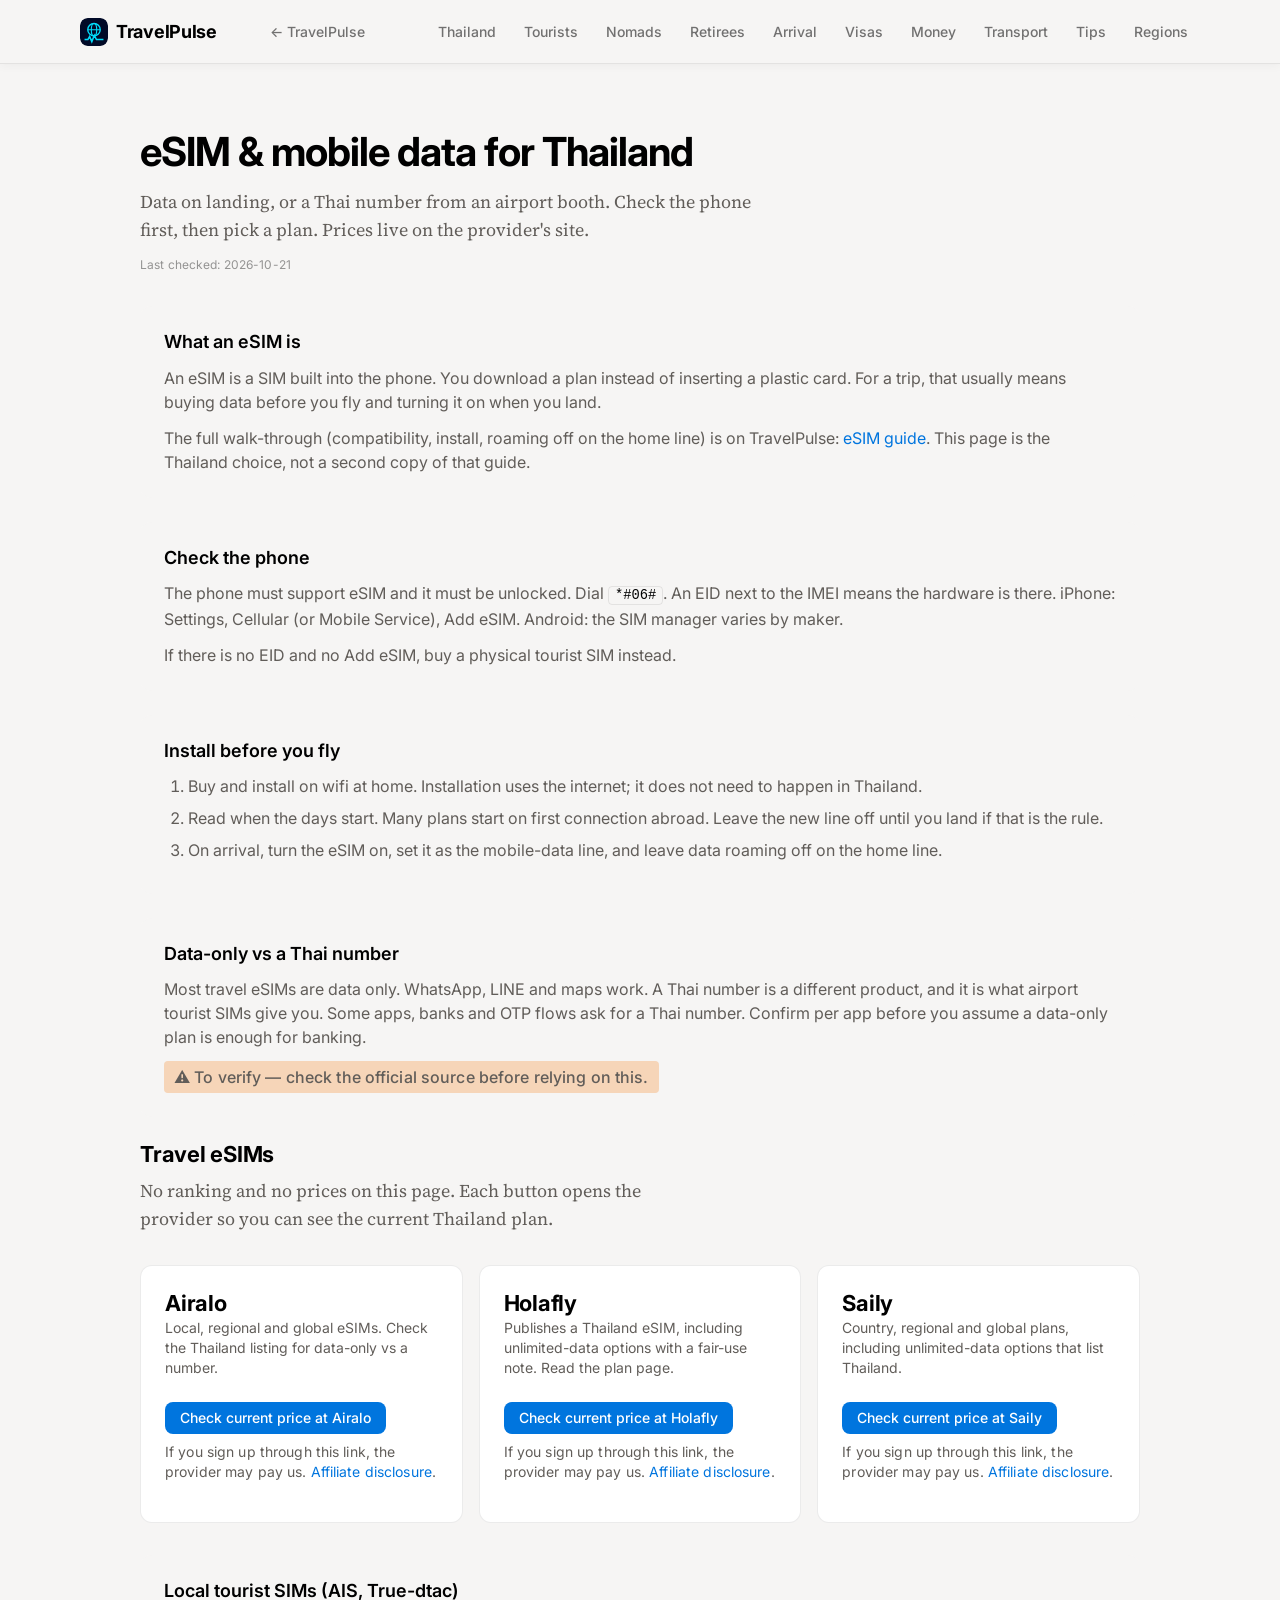
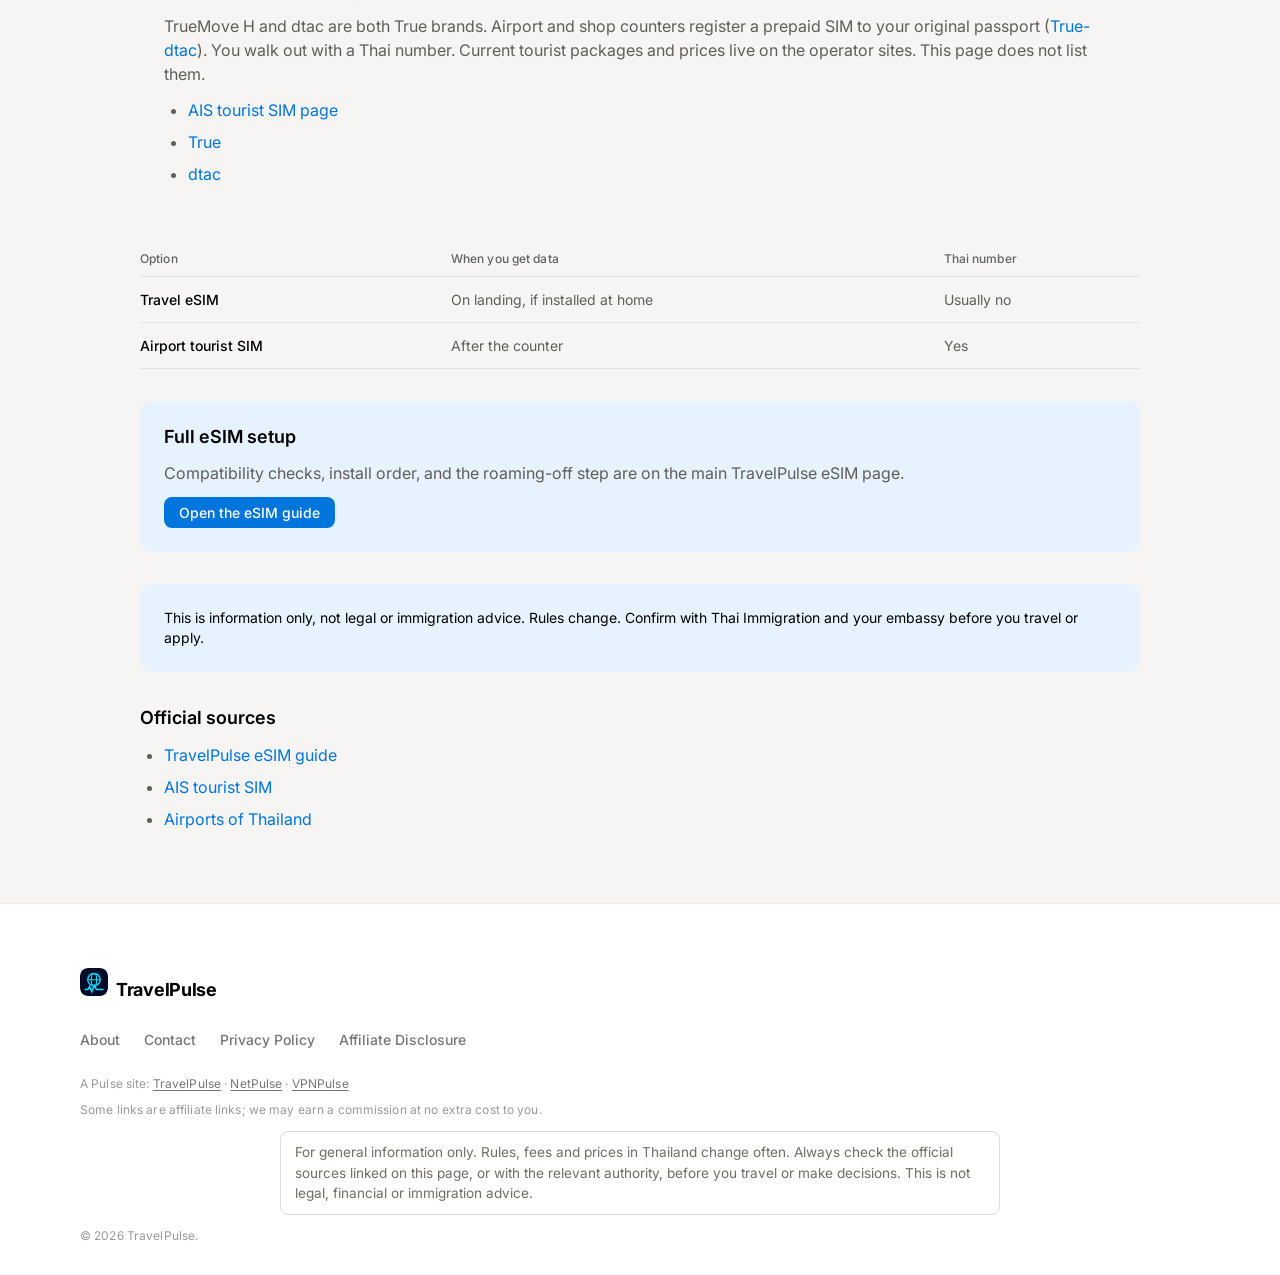
<file: esim.html>
<!DOCTYPE html>
<html lang="en">
<head>
  <meta charset="UTF-8">
  <meta name="viewport" content="width=device-width, initial-scale=1.0">
  <meta name="theme-color" content="#f6f5f4">
  <title>eSIM and mobile data for Thailand - TravelPulse</title>
  <link rel="icon" type="image/svg+xml" href="img/travelpulse-icon.svg">
  <meta name="description" content="Travel eSIMs (Airalo, Holafly, Saily) versus AIS, TrueMove H and dtac tourist SIMs. No prices; check the provider.">
  <link rel="canonical" href="https://travelpulse.site/thailand/esim.html">
  <meta property="og:title" content="eSIM and mobile data for Thailand - TravelPulse">
  <meta property="og:description" content="Travel eSIMs (Airalo, Holafly, Saily) versus AIS, TrueMove H and dtac tourist SIMs. No prices; check the provider.">
  <meta property="og:url" content="https://travelpulse.site/thailand/esim.html">
  <meta property="og:type" content="website">
  <meta property="og:site_name" content="TravelPulse">
  <meta name="twitter:card" content="summary">
  <link rel="preconnect" href="https://fonts.googleapis.com">
  <link rel="preconnect" href="https://fonts.gstatic.com" crossorigin>
  <link href="https://fonts.googleapis.com/css2?family=Inter:wght@400;500;600;700&family=Source+Serif+4:opsz,wght@8..60,400&display=swap" rel="stylesheet">
  <link rel="stylesheet" href="styles.css">
  <link rel="stylesheet" href="travelpulse.css">
  <link rel="stylesheet" href="thailand.css">
  <script type="application/ld+json">
{
  "@context": "https://schema.org",
  "@type": "FAQPage",
  "mainEntity": [
    {
      "@type": "Question",
      "name": "Should I buy an eSIM or a Thai tourist SIM?",
      "acceptedAnswer": {
        "@type": "Answer",
        "text": "An eSIM bought before the flight is data on landing and keeps the home SIM in a dual-SIM phone. A tourist SIM from AIS, TrueMove H or dtac gives a Thai number and needs passport registration at a counter. Most travel eSIMs are data-only."
      }
    },
    {
      "@type": "Question",
      "name": "Do I need a Thai phone number?",
      "acceptedAnswer": {
        "@type": "Answer",
        "text": "A Thai number is needed for some apps, banking and OTPs. Whether that applies to the apps you use needs a check per app. Messaging apps work over data either way."
      }
    }
  ]
}
  </script>
</head>
<body>
  <a class="skip-link" href="#main">Skip to content</a>
  <header class="site-header">
    <div class="container">
      <nav class="site-nav" aria-label="Primary">
        <a href="index.html" class="logo"><img class="logo-icon" src="img/travelpulse-icon.svg" alt="" width="28" height="28">TravelPulse</a>
        <a class="th-back" href="https://travelpulse.site/">← TravelPulse</a>
        <button class="nav-toggle" type="button" aria-label="Open menu" aria-expanded="false" aria-controls="primary-menu" onclick="var h=this.closest('.site-header'),o=h.classList.toggle('nav-open');this.setAttribute('aria-expanded',o);this.setAttribute('aria-label',o?'Close menu':'Open menu')"><span class="nav-toggle-bars" aria-hidden="true"><span></span><span></span><span></span></span>Menu</button>
        <ul class="nav-links" id="primary-menu">
          <li class="th-menu-back"><a href="https://travelpulse.site/">← TravelPulse</a></li>
          <li><a href="index.html">Thailand</a></li>
          <li><a href="tourists.html">Tourists</a></li>
          <li><a href="nomads.html">Nomads</a></li>
          <li><a href="retirees.html">Retirees</a></li>
          <li><a href="arrival.html">Arrival</a></li>
          <li><a href="visas.html">Visas</a></li>
          <li><a href="money.html">Money</a></li>
          <li><a href="transport.html">Transport</a></li>
          <li><a href="living.html">Tips</a></li>
          <li><a href="regions.html">Regions</a></li>
        </ul>
      </nav>
    </div>
  </header>

  <main id="main" class="page-wrap">
    <div class="container">
      <div class="vpn-wrap">
        <header class="vpn-intro">
          <h1>eSIM &amp; mobile data for Thailand</h1>
          <p class="lede">Data on landing, or a Thai number from an airport booth. Check the phone first, then pick a plan. Prices live on the provider's site.</p>
          <p class="last-checked">Last checked: 2026-10-21</p>
        </header>

        <div class="policy-section">
          <h2>What an eSIM is</h2>
          <p>An eSIM is a SIM built into the phone. You download a plan instead of inserting a plastic card. For a trip, that usually means buying data before you fly and turning it on when you land.</p>
          <p>The full walk-through (compatibility, install, roaming off on the home line) is on TravelPulse: <a href="https://travelpulse.site/esim.html">eSIM guide</a>. This page is the Thailand choice, not a second copy of that guide.</p>
        </div>

        <div class="policy-section">
          <h2>Check the phone</h2>
          <p>The phone must support eSIM and it must be unlocked. Dial <code>*#06#</code>. An EID next to the IMEI means the hardware is there. iPhone: Settings, Cellular (or Mobile Service), Add eSIM. Android: the SIM manager varies by maker.</p>
          <p>If there is no EID and no Add eSIM, buy a physical tourist SIM instead.</p>
        </div>

        <div class="policy-section">
          <h2>Install before you fly</h2>
          <ol>
            <li>Buy and install on wifi at home. Installation uses the internet; it does not need to happen in Thailand.</li>
            <li>Read when the days start. Many plans start on first connection abroad. Leave the new line off until you land if that is the rule.</li>
            <li>On arrival, turn the eSIM on, set it as the mobile-data line, and leave data roaming off on the home line.</li>
          </ol>
        </div>

        <div class="policy-section">
          <h2>Data-only vs a Thai number</h2>
          <p>Most travel eSIMs are data only. WhatsApp, LINE and maps work. A Thai number is a different product, and it is what airport tourist SIMs give you. Some apps, banks and OTP flows ask for a Thai number. Confirm per app before you assume a data-only plan is enough for banking.</p>
          <p class="verify-note">⚠ To verify — check the official source before relying on this.</p>
        </div>

        <h2 class="section-title">Travel eSIMs</h2>
        <p class="section-intro">No ranking and no prices on this page. Each button opens the provider so you can see the current Thailand plan.</p>
        <div class="vpn-grid">
          <article class="vpn-card">
            <h3 class="vpn-name">Airalo</h3>
            <p>Local, regional and global eSIMs. Check the Thailand listing for data-only vs a number.</p>
            <a class="btn btn-primary" href="https://www.airalo.com/" target="_blank" rel="nofollow sponsored noopener" data-affiliate="TODO">Check current price at Airalo</a>
            <p class="tool-caption">If you sign up through this link, the provider may pay us. <a href="https://travelpulse.site/affiliate-disclosure.html">Affiliate disclosure</a>.</p>
          </article>
          <article class="vpn-card">
            <h3 class="vpn-name">Holafly</h3>
            <p>Publishes a Thailand eSIM, including unlimited-data options with a fair-use note. Read the plan page.</p>
            <a class="btn btn-primary" href="https://esim.holafly.com/esim-thailand/" target="_blank" rel="nofollow sponsored noopener" data-affiliate="TODO">Check current price at Holafly</a>
            <p class="tool-caption">If you sign up through this link, the provider may pay us. <a href="https://travelpulse.site/affiliate-disclosure.html">Affiliate disclosure</a>.</p>
          </article>
          <article class="vpn-card">
            <h3 class="vpn-name">Saily</h3>
            <p>Country, regional and global plans, including unlimited-data options that list Thailand.</p>
            <a class="btn btn-primary" href="https://saily.com/" target="_blank" rel="nofollow sponsored noopener" data-affiliate="TODO">Check current price at Saily</a>
            <p class="tool-caption">If you sign up through this link, the provider may pay us. <a href="https://travelpulse.site/affiliate-disclosure.html">Affiliate disclosure</a>.</p>
          </article>
        </div>

        <div class="policy-section">
          <h2>Local tourist SIMs (AIS, True-dtac)</h2>
          <p>TrueMove H and dtac are both True brands. Airport and shop counters register a prepaid SIM to your original passport (<a href="https://www.true.th/en/prepaid/sim/tourist" target="_blank" rel="noopener">True-dtac</a>). You walk out with a Thai number. Current tourist packages and prices live on the operator sites. This page does not list them.</p>
          
          <ul>
            <li><a href="https://www.ais.th/en/consumers/package/international/tourist-plan" target="_blank" rel="noopener">AIS tourist SIM page</a></li>
            <li><a href="https://www.true.th/" target="_blank" rel="noopener">True</a></li>
            <li><a href="https://www.dtac.co.th/" target="_blank" rel="noopener">dtac</a></li>
          </ul>
        </div>

        <div class="th-table-wrap">
          <table class="th-table">
            <thead>
              <tr><th>Option</th><th>When you get data</th><th>Thai number</th></tr>
            </thead>
            <tbody>
              <tr><td>Travel eSIM</td><td>On landing, if installed at home</td><td>Usually no</td></tr>
              <tr><td>Airport tourist SIM</td><td>After the counter</td><td>Yes</td></tr>
            </tbody>
          </table>
        </div>

        <aside class="vpn-cta">
          <h2>Full eSIM setup</h2>
          <p>Compatibility checks, install order, and the roaming-off step are on the main TravelPulse eSIM page.</p>
          <p><a class="btn btn-primary" href="https://travelpulse.site/esim.html">Open the eSIM guide</a></p>
        </aside>
                <aside class="disclaimer-box" role="note">
          <p>This is information only, not legal or immigration advice. Rules change. Confirm with Thai Immigration and your embassy before you travel or apply.</p>
        </aside>
                <section class="sources" aria-labelledby="sources-title">
          <h2 id="sources-title">Official sources</h2>
          <ul>
            <li><a href="https://travelpulse.site/esim.html" target="_blank" rel="noopener">TravelPulse eSIM guide</a></li>
            <li><a href="https://www.ais.th/en/consumers/package/international/tourist-plan" target="_blank" rel="noopener">AIS tourist SIM</a></li>
            <li><a href="https://www.airportthai.co.th" target="_blank" rel="noopener">Airports of Thailand</a></li>
          </ul>
        </section>
      </div>
    </div>
  </main>
  <footer class="site-footer">
    <div class="container">
      <a href="index.html" class="logo"><img class="logo-icon" src="img/travelpulse-icon.svg" alt="" width="28" height="28">TravelPulse</a>
      <ul class="footer-links">
        <li><a href="https://travelpulse.site/about.html">About</a></li>
        <li><a href="https://travelpulse.site/contact.html">Contact</a></li>
        <li><a href="https://travelpulse.site/privacy.html">Privacy Policy</a></li>
        <li><a href="https://travelpulse.site/affiliate-disclosure.html">Affiliate Disclosure</a></li>
      </ul>
      <p class="footer-copy">A Pulse site: <a href="https://travelpulse.site/">TravelPulse</a> · <a href="https://netpulse.site" target="_blank" rel="noopener">NetPulse</a> · <a href="https://vpnpulse.site" target="_blank" rel="noopener">VPNPulse</a></p>
      <p class="footer-copy">Some links are affiliate links; we may earn a commission at no extra cost to you.</p>
      <p class="footer-disclaimer">For general information only. Rules, fees and prices in Thailand change often. Always check the official sources linked on this page, or with the relevant authority, before you travel or make decisions. This is not legal, financial or immigration advice.</p>
      <p class="footer-copy">&copy; 2026 TravelPulse.</p>
    </div>
  </footer>
  <script src="thailand.js"></script>
</body>
</html>
</file>
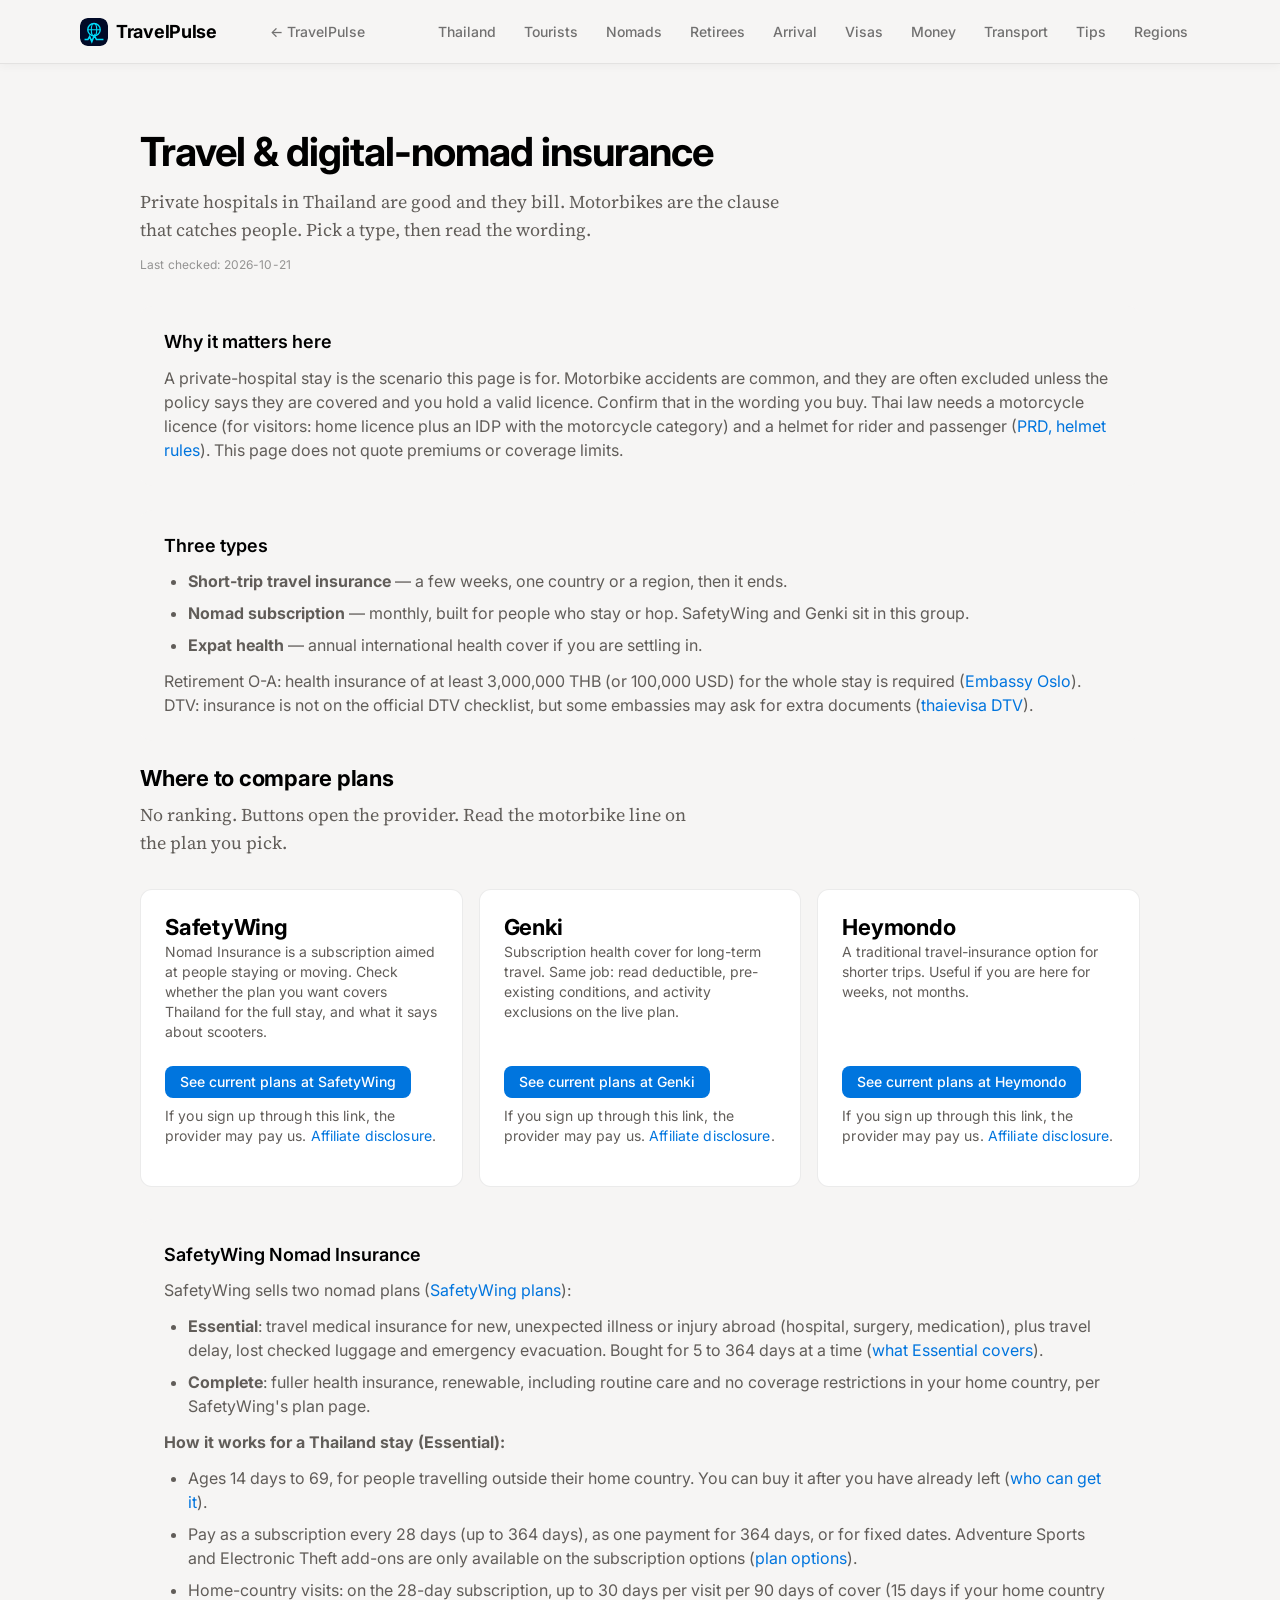
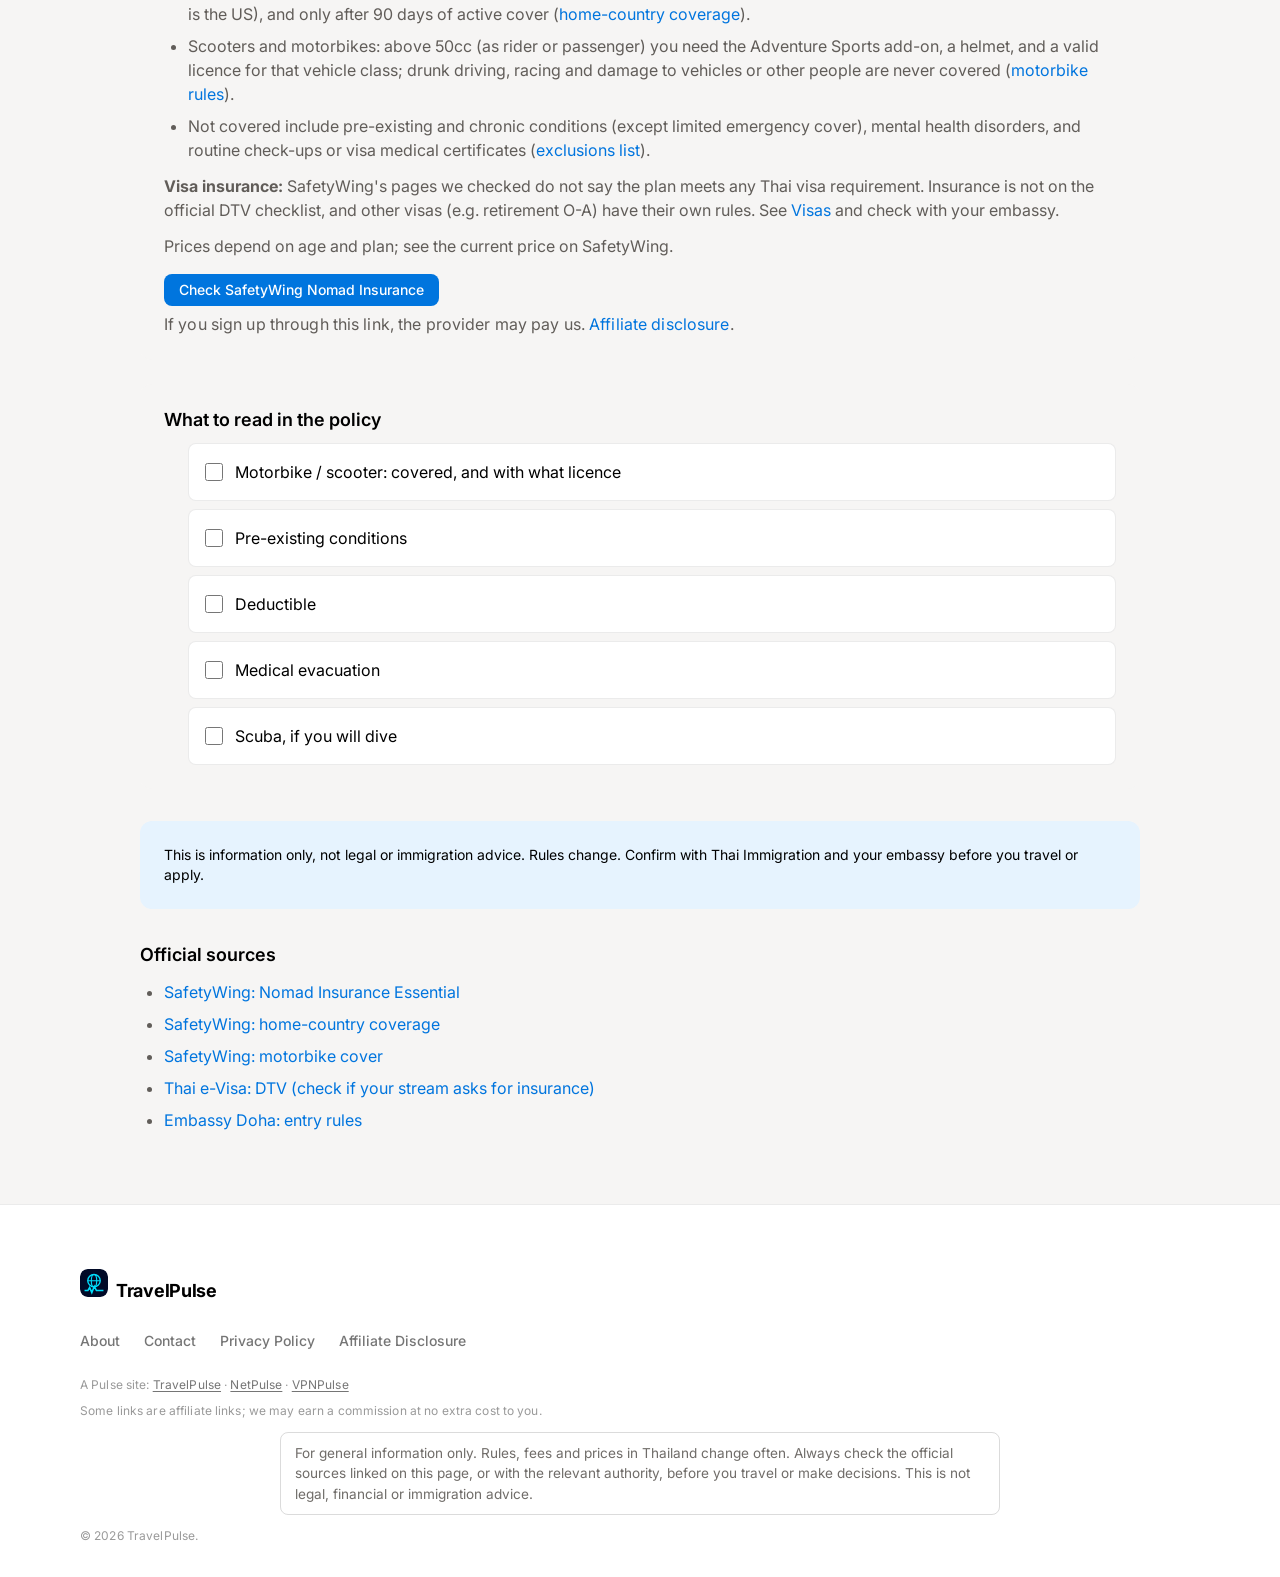
<file: insurance.html>
<!DOCTYPE html>
<html lang="en">
<head>
  <meta charset="UTF-8">
  <meta name="viewport" content="width=device-width, initial-scale=1.0">
  <meta name="theme-color" content="#f6f5f4">
  <title>Travel insurance for Thailand - TravelPulse</title>
  <link rel="icon" type="image/svg+xml" href="img/travelpulse-icon.svg">
  <meta name="description" content="Short-trip, nomad and expat cover. SafetyWing, Genki and Heymondo as starting points. Read the motorbike clause.">
  <link rel="canonical" href="https://travelpulse.site/thailand/insurance.html">
  <meta property="og:title" content="Travel insurance for Thailand - TravelPulse">
  <meta property="og:description" content="Short-trip, nomad and expat cover. SafetyWing, Genki and Heymondo as starting points. Read the motorbike clause.">
  <meta property="og:url" content="https://travelpulse.site/thailand/insurance.html">
  <meta property="og:type" content="website">
  <meta property="og:site_name" content="TravelPulse">
  <meta name="twitter:card" content="summary">
  <link rel="preconnect" href="https://fonts.googleapis.com">
  <link rel="preconnect" href="https://fonts.gstatic.com" crossorigin>
  <link href="https://fonts.googleapis.com/css2?family=Inter:wght@400;500;600;700&family=Source+Serif+4:opsz,wght@8..60,400&display=swap" rel="stylesheet">
  <link rel="stylesheet" href="styles.css">
  <link rel="stylesheet" href="travelpulse.css">
  <link rel="stylesheet" href="thailand.css">
  <script type="application/ld+json">
{
  "@context": "https://schema.org",
  "@type": "FAQPage",
  "mainEntity": [
    {
      "@type": "Question",
      "name": "Do I need insurance for a DTV or retirement visa?",
      "acceptedAnswer": {
        "@type": "Answer",
        "text": "It depends on the visa type. O-A has insurance requirements that need a check on the official pages. DTV requirements vary by embassy. Read the current form, not a blog."
      }
    },
    {
      "@type": "Question",
      "name": "Are motorbike accidents covered?",
      "acceptedAnswer": {
        "@type": "Answer",
        "text": "Often excluded unless the policy says otherwise and you hold a valid licence. Read that clause before you rent a bike."
      }
    }
  ]
}
  </script>
</head>
<body>
  <a class="skip-link" href="#main">Skip to content</a>
  <header class="site-header">
    <div class="container">
      <nav class="site-nav" aria-label="Primary">
        <a href="index.html" class="logo"><img class="logo-icon" src="img/travelpulse-icon.svg" alt="" width="28" height="28">TravelPulse</a>
        <a class="th-back" href="https://travelpulse.site/">← TravelPulse</a>
        <button class="nav-toggle" type="button" aria-label="Open menu" aria-expanded="false" aria-controls="primary-menu" onclick="var h=this.closest('.site-header'),o=h.classList.toggle('nav-open');this.setAttribute('aria-expanded',o);this.setAttribute('aria-label',o?'Close menu':'Open menu')"><span class="nav-toggle-bars" aria-hidden="true"><span></span><span></span><span></span></span>Menu</button>
        <ul class="nav-links" id="primary-menu">
          <li class="th-menu-back"><a href="https://travelpulse.site/">← TravelPulse</a></li>
          <li><a href="index.html">Thailand</a></li>
          <li><a href="tourists.html">Tourists</a></li>
          <li><a href="nomads.html">Nomads</a></li>
          <li><a href="retirees.html">Retirees</a></li>
          <li><a href="arrival.html">Arrival</a></li>
          <li><a href="visas.html">Visas</a></li>
          <li><a href="money.html">Money</a></li>
          <li><a href="transport.html">Transport</a></li>
          <li><a href="living.html">Tips</a></li>
          <li><a href="regions.html">Regions</a></li>
        </ul>
      </nav>
    </div>
  </header>

  <main id="main" class="page-wrap">
    <div class="container">
      <div class="vpn-wrap">
        <header class="vpn-intro">
          <h1>Travel &amp; digital-nomad insurance</h1>
          <p class="lede">Private hospitals in Thailand are good and they bill. Motorbikes are the clause that catches people. Pick a type, then read the wording.</p>
          <p class="last-checked">Last checked: 2026-10-21</p>
        </header>

        <div class="policy-section">
          <h2>Why it matters here</h2>
          <p>A private-hospital stay is the scenario this page is for. Motorbike accidents are common, and they are often excluded unless the policy says they are covered and you hold a valid licence. Confirm that in the wording you buy. Thai law needs a motorcycle licence (for visitors: home licence plus an IDP with the motorcycle category) and a helmet for rider and passenger (<a href="https://www.prd.go.th/th/content/category/detail/id/39/iid/393750" target="_blank" rel="noopener">PRD, helmet rules</a>). This page does not quote premiums or coverage limits.</p>
          
        </div>

        <div class="policy-section">
          <h2>Three types</h2>
          <ul>
            <li><strong>Short-trip travel insurance</strong> — a few weeks, one country or a region, then it ends.</li>
            <li><strong>Nomad subscription</strong> — monthly, built for people who stay or hop. SafetyWing and Genki sit in this group.</li>
            <li><strong>Expat health</strong> — annual international health cover if you are settling in.</li>
          </ul>
          <p>Retirement O-A: health insurance of at least 3,000,000 THB (or 100,000 USD) for the whole stay is required (<a href="https://oslo.thaiembassy.org/en/page/non-immigrant-o-a-long-stay?menu=" target="_blank" rel="noopener">Embassy Oslo</a>). DTV: insurance is not on the official DTV checklist, but some embassies may ask for extra documents (<a href="https://www.thaievisa.go.th/visa/dtv-visa" target="_blank" rel="noopener">thaievisa DTV</a>).</p>
          
        </div>

        <h2 class="section-title">Where to compare plans</h2>
        <p class="section-intro">No ranking. Buttons open the provider. Read the motorbike line on the plan you pick.</p>
        <div class="vpn-grid">
          <article class="vpn-card">
            <h3 class="vpn-name">SafetyWing</h3>
            <p>Nomad Insurance is a subscription aimed at people staying or moving. Check whether the plan you want covers Thailand for the full stay, and what it says about scooters.</p>
            <a class="btn btn-primary" href="https://safetywing.com/nomad-insurance?referenceID=26621731&amp;utm_source=26621731&amp;utm_medium=Ambassador" target="_blank" rel="nofollow sponsored noopener" data-affiliate="safetywing">See current plans at SafetyWing</a>
            <p class="tool-caption">If you sign up through this link, the provider may pay us. <a href="https://travelpulse.site/affiliate-disclosure.html">Affiliate disclosure</a>.</p>
          </article>
          <article class="vpn-card">
            <h3 class="vpn-name">Genki</h3>
            <p>Subscription health cover for long-term travel. Same job: read deductible, pre-existing conditions, and activity exclusions on the live plan.</p>
            <a class="btn btn-primary" href="https://genki.world" target="_blank" rel="nofollow sponsored noopener" data-affiliate="TODO">See current plans at Genki</a>
            <p class="tool-caption">If you sign up through this link, the provider may pay us. <a href="https://travelpulse.site/affiliate-disclosure.html">Affiliate disclosure</a>.</p>
          </article>
          <article class="vpn-card">
            <h3 class="vpn-name">Heymondo</h3>
            <p>A traditional travel-insurance option for shorter trips. Useful if you are here for weeks, not months.</p>
            <a class="btn btn-primary" href="https://www.heymondo.com" target="_blank" rel="nofollow sponsored noopener" data-affiliate="TODO">See current plans at Heymondo</a>
            <p class="tool-caption">If you sign up through this link, the provider may pay us. <a href="https://travelpulse.site/affiliate-disclosure.html">Affiliate disclosure</a>.</p>
          </article>
        </div>

        <div class="policy-section" id="safetywing">
          <h2>SafetyWing Nomad Insurance</h2>
          <p>SafetyWing sells two nomad plans (<a href="https://safetywing.com/nomad-insurance?referenceID=26621731&amp;utm_source=26621731&amp;utm_medium=Ambassador" target="_blank" rel="nofollow sponsored noopener" data-affiliate="safetywing">SafetyWing plans</a>):</p>
          <ul>
            <li><strong>Essential</strong>: travel medical insurance for new, unexpected illness or injury abroad (hospital, surgery, medication), plus travel delay, lost checked luggage and emergency evacuation. Bought for 5 to 364 days at a time (<a href="https://intercom.help/safetywing/en/articles/9778064-nomad-insurance-what-is-the-nomad-insurance-essential-plan" target="_blank" rel="noopener">what Essential covers</a>).</li>
            <li><strong>Complete</strong>: fuller health insurance, renewable, including routine care and no coverage restrictions in your home country, per SafetyWing's plan page.</li>
          </ul>
          <p><strong>How it works for a Thailand stay (Essential):</strong></p>
          <ul>
            <li>Ages 14 days to 69, for people travelling outside their home country. You can buy it after you have already left (<a href="https://intercom.help/safetywing/en/articles/9777980-nomad-insurance-essential-updated-version-who-can-get-this-insurance" target="_blank" rel="noopener">who can get it</a>).</li>
            <li>Pay as a subscription every 28 days (up to 364 days), as one payment for 364 days, or for fixed dates. Adventure Sports and Electronic Theft add-ons are only available on the subscription options (<a href="https://intercom.help/safetywing/en/articles/9778064-nomad-insurance-what-is-the-nomad-insurance-essential-plan" target="_blank" rel="noopener">plan options</a>).</li>
            <li>Home-country visits: on the 28-day subscription, up to 30 days per visit per 90 days of cover (15 days if your home country is the US), and only after 90 days of active cover (<a href="https://intercom.help/safetywing/en/articles/13927637-nomad-insurance-essential-updated-version-medical-coverage-during-visits-to-your-home-country" target="_blank" rel="noopener">home-country coverage</a>).</li>
            <li>Scooters and motorbikes: above 50cc (as rider or passenger) you need the Adventure Sports add-on, a helmet, and a valid licence for that vehicle class; drunk driving, racing and damage to vehicles or other people are never covered (<a href="https://intercom.help/safetywing/en/articles/9806825-nomad-insurance-essential-am-i-covered-when-driving-a-motorbike-scooter-or-moped" target="_blank" rel="noopener">motorbike rules</a>).</li>
            <li>Not covered include pre-existing and chronic conditions (except limited emergency cover), mental health disorders, and routine check-ups or visa medical certificates (<a href="https://intercom.help/safetywing/en/articles/14703706-nie-4-0-updated-version-list-of-exclusions" target="_blank" rel="noopener">exclusions list</a>).</li>
          </ul>
          <p><strong>Visa insurance:</strong> SafetyWing's pages we checked do not say the plan meets any Thai visa requirement. Insurance is not on the official DTV checklist, and other visas (e.g. retirement O-A) have their own rules. See <a href="visas.html">Visas</a> and check with your embassy.</p>
          <p>Prices depend on age and plan; see the current price on SafetyWing.</p>
          <div class="card-actions"><a class="btn btn-primary" href="https://safetywing.com/nomad-insurance?referenceID=26621731&amp;utm_source=26621731&amp;utm_medium=Ambassador" target="_blank" rel="nofollow sponsored noopener" data-affiliate="safetywing">Check SafetyWing Nomad Insurance</a></div>
          <p class="tool-caption">If you sign up through this link, the provider may pay us. <a href="https://travelpulse.site/affiliate-disclosure.html">Affiliate disclosure</a>.</p>
        </div>

        <div class="policy-section">
          <h2>What to read in the policy</h2>
          <ul class="checklist" data-checklist="insurance">
            <li><label><input type="checkbox" data-key="bike"> Motorbike / scooter: covered, and with what licence</label></li>
            <li><label><input type="checkbox" data-key="pre"> Pre-existing conditions</label></li>
            <li><label><input type="checkbox" data-key="ded"> Deductible</label></li>
            <li><label><input type="checkbox" data-key="evac"> Medical evacuation</label></li>
            <li><label><input type="checkbox" data-key="scuba"> Scuba, if you will dive</label></li>
          </ul>
        </div>
                <aside class="disclaimer-box" role="note">
          <p>This is information only, not legal or immigration advice. Rules change. Confirm with Thai Immigration and your embassy before you travel or apply.</p>
        </aside>
                <section class="sources" aria-labelledby="sources-title">
          <h2 id="sources-title">Official sources</h2>
          <ul>
            <li><a href="https://intercom.help/safetywing/en/articles/9778064-nomad-insurance-what-is-the-nomad-insurance-essential-plan" target="_blank" rel="noopener">SafetyWing: Nomad Insurance Essential</a></li>
            <li><a href="https://intercom.help/safetywing/en/articles/13927637-nomad-insurance-essential-updated-version-medical-coverage-during-visits-to-your-home-country" target="_blank" rel="noopener">SafetyWing: home-country coverage</a></li>
            <li><a href="https://intercom.help/safetywing/en/articles/9806825-nomad-insurance-essential-am-i-covered-when-driving-a-motorbike-scooter-or-moped" target="_blank" rel="noopener">SafetyWing: motorbike cover</a></li>
            <li><a href="https://www.thaievisa.go.th/visa/dtv-visa" target="_blank" rel="noopener">Thai e-Visa: DTV (check if your stream asks for insurance)</a></li>
            <li><a href="https://doha.thaiembassy.org/en/publicservice/tourist-visa-exemption-visa-on-arrival?menu=" target="_blank" rel="noopener">Embassy Doha: entry rules</a></li>
          </ul>
        </section>
      </div>
    </div>
  </main>
  <footer class="site-footer">
    <div class="container">
      <a href="index.html" class="logo"><img class="logo-icon" src="img/travelpulse-icon.svg" alt="" width="28" height="28">TravelPulse</a>
      <ul class="footer-links">
        <li><a href="https://travelpulse.site/about.html">About</a></li>
        <li><a href="https://travelpulse.site/contact.html">Contact</a></li>
        <li><a href="https://travelpulse.site/privacy.html">Privacy Policy</a></li>
        <li><a href="https://travelpulse.site/affiliate-disclosure.html">Affiliate Disclosure</a></li>
      </ul>
      <p class="footer-copy">A Pulse site: <a href="https://travelpulse.site/">TravelPulse</a> · <a href="https://netpulse.site" target="_blank" rel="noopener">NetPulse</a> · <a href="https://vpnpulse.site" target="_blank" rel="noopener">VPNPulse</a></p>
      <p class="footer-copy">Some links are affiliate links; we may earn a commission at no extra cost to you.</p>
      <p class="footer-disclaimer">For general information only. Rules, fees and prices in Thailand change often. Always check the official sources linked on this page, or with the relevant authority, before you travel or make decisions. This is not legal, financial or immigration advice.</p>
      <p class="footer-copy">&copy; 2026 TravelPulse.</p>
    </div>
  </footer>
  <script src="thailand.js"></script>
</body>
</html>
</file>
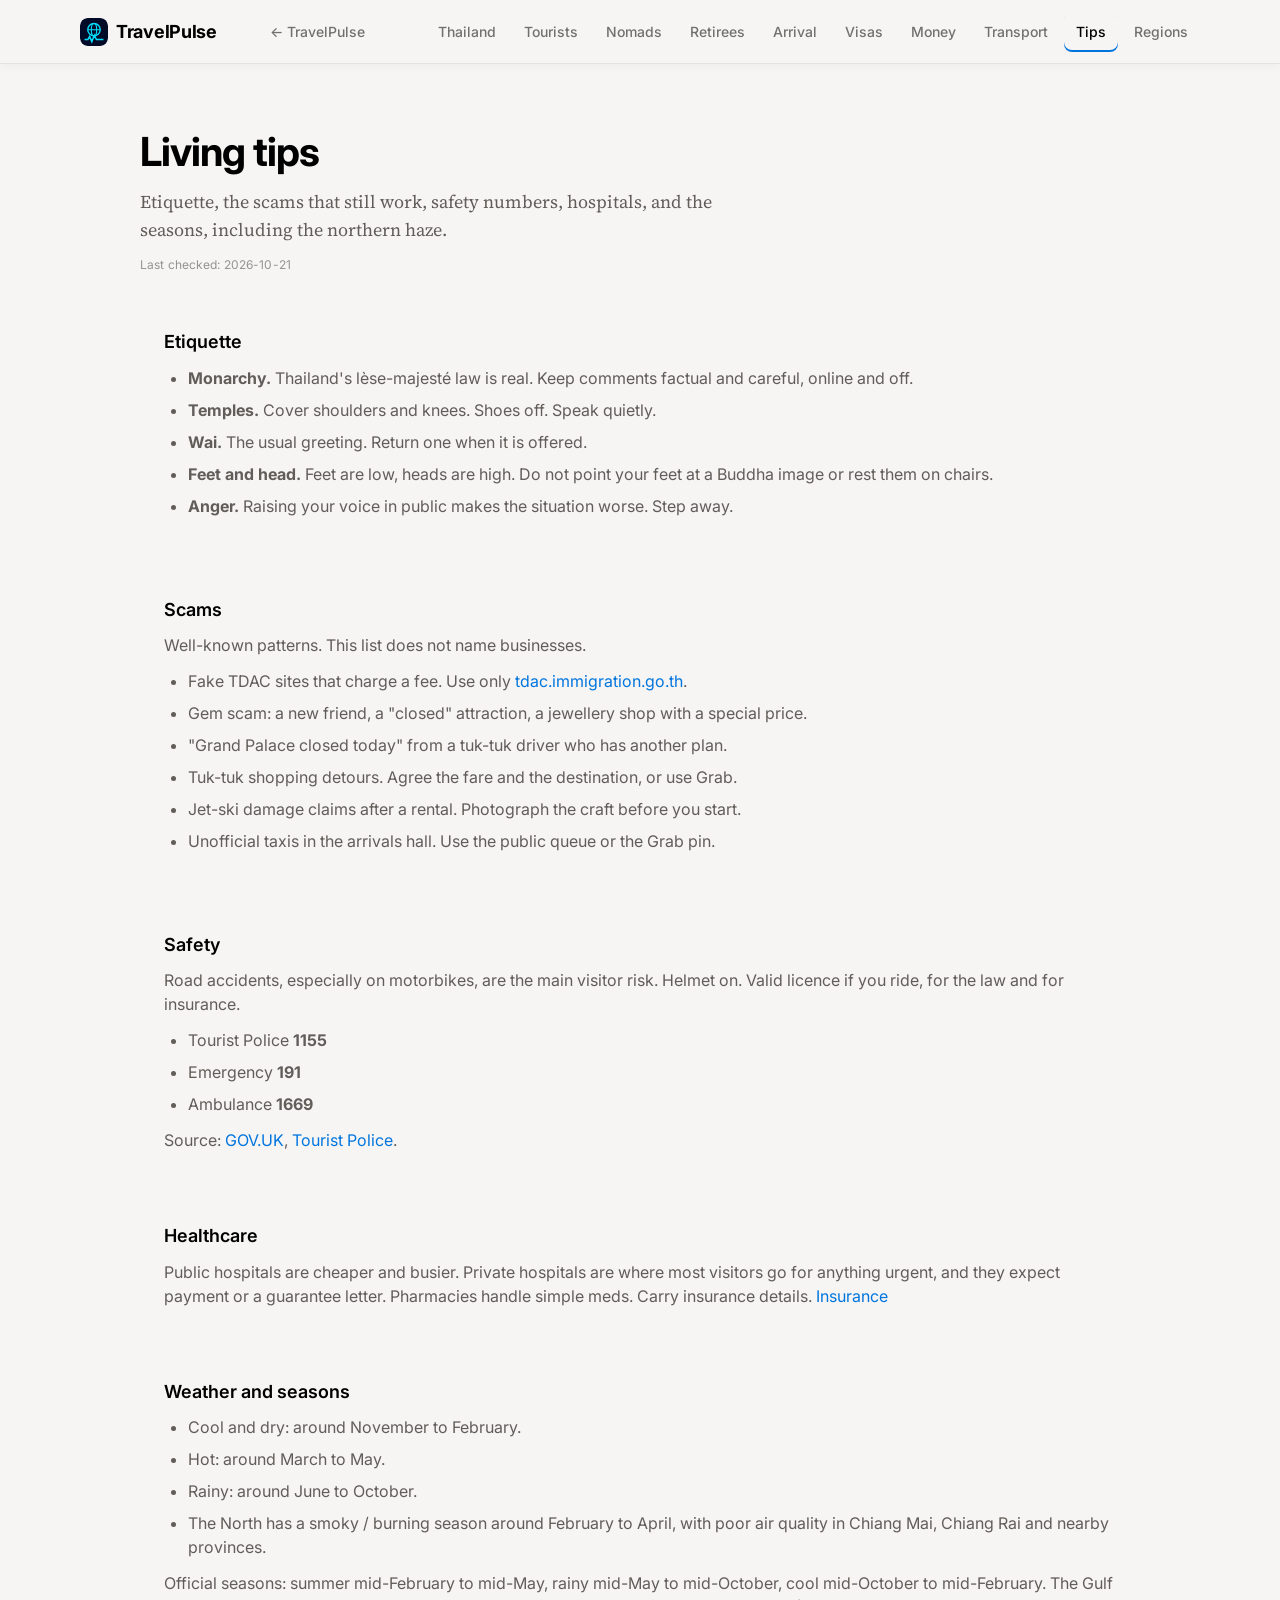
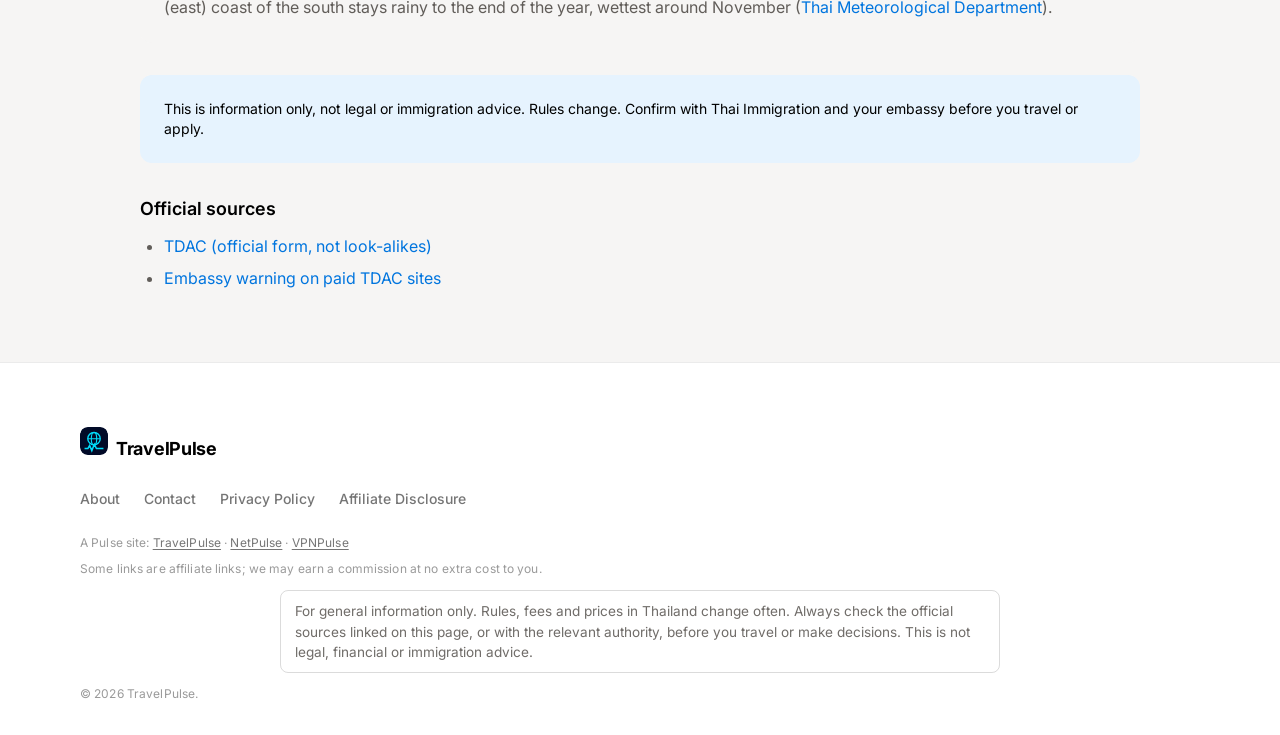
<file: living.html>
<!DOCTYPE html>
<html lang="en">
<head>
  <meta charset="UTF-8">
  <meta name="viewport" content="width=device-width, initial-scale=1.0">
  <meta name="theme-color" content="#f6f5f4">
  <title>Thailand living tips - TravelPulse</title>
  <link rel="icon" type="image/svg+xml" href="img/travelpulse-icon.svg">
  <meta name="description" content="Etiquette, scams, safety numbers, healthcare, seasons and the northern burning-season haze.">
  <link rel="canonical" href="https://travelpulse.site/thailand/living.html">
  <meta property="og:title" content="Thailand living tips - TravelPulse">
  <meta property="og:description" content="Etiquette, scams, safety numbers, healthcare, seasons and the northern burning-season haze.">
  <meta property="og:url" content="https://travelpulse.site/thailand/living.html">
  <meta property="og:type" content="website">
  <meta property="og:site_name" content="TravelPulse">
  <meta name="twitter:card" content="summary">
  <link rel="preconnect" href="https://fonts.googleapis.com">
  <link rel="preconnect" href="https://fonts.gstatic.com" crossorigin>
  <link href="https://fonts.googleapis.com/css2?family=Inter:wght@400;500;600;700&family=Source+Serif+4:opsz,wght@8..60,400&display=swap" rel="stylesheet">
  <link rel="stylesheet" href="styles.css">
  <link rel="stylesheet" href="travelpulse.css">
  <link rel="stylesheet" href="thailand.css">
  
</head>
<body>
  <a class="skip-link" href="#main">Skip to content</a>
  <header class="site-header">
    <div class="container">
      <nav class="site-nav" aria-label="Primary">
        <a href="index.html" class="logo"><img class="logo-icon" src="img/travelpulse-icon.svg" alt="" width="28" height="28">TravelPulse</a>
        <a class="th-back" href="https://travelpulse.site/">← TravelPulse</a>
        <button class="nav-toggle" type="button" aria-label="Open menu" aria-expanded="false" aria-controls="primary-menu" onclick="var h=this.closest('.site-header'),o=h.classList.toggle('nav-open');this.setAttribute('aria-expanded',o);this.setAttribute('aria-label',o?'Close menu':'Open menu')"><span class="nav-toggle-bars" aria-hidden="true"><span></span><span></span><span></span></span>Menu</button>
        <ul class="nav-links" id="primary-menu">
          <li class="th-menu-back"><a href="https://travelpulse.site/">← TravelPulse</a></li>
          <li><a href="index.html">Thailand</a></li>
          <li><a href="tourists.html">Tourists</a></li>
          <li><a href="nomads.html">Nomads</a></li>
          <li><a href="retirees.html">Retirees</a></li>
          <li><a href="arrival.html">Arrival</a></li>
          <li><a href="visas.html">Visas</a></li>
          <li><a href="money.html">Money</a></li>
          <li><a href="transport.html">Transport</a></li>
          <li><a href="living.html" class="active" aria-current="page">Tips</a></li>
          <li><a href="regions.html">Regions</a></li>
        </ul>
      </nav>
    </div>
  </header>

  <main id="main" class="page-wrap">
    <div class="container">
      <div class="vpn-wrap">
        <header class="vpn-intro">
          <h1>Living tips</h1>
          <p class="lede">Etiquette, the scams that still work, safety numbers, hospitals, and the seasons, including the northern haze.</p>
          <p class="last-checked">Last checked: 2026-10-21</p>
        </header>

        <div class="policy-section">
          <h2>Etiquette</h2>
          <ul>
            <li><strong>Monarchy.</strong> Thailand's lèse-majesté law is real. Keep comments factual and careful, online and off.</li>
            <li><strong>Temples.</strong> Cover shoulders and knees. Shoes off. Speak quietly.</li>
            <li><strong>Wai.</strong> The usual greeting. Return one when it is offered.</li>
            <li><strong>Feet and head.</strong> Feet are low, heads are high. Do not point your feet at a Buddha image or rest them on chairs.</li>
            <li><strong>Anger.</strong> Raising your voice in public makes the situation worse. Step away.</li>
          </ul>
        </div>

        <div class="policy-section">
          <h2>Scams</h2>
          <p>Well-known patterns. This list does not name businesses.</p>
          <ul>
            <li>Fake TDAC sites that charge a fee. Use only <a href="https://tdac.immigration.go.th" target="_blank" rel="noopener">tdac.immigration.go.th</a>.</li>
            <li>Gem scam: a new friend, a "closed" attraction, a jewellery shop with a special price.</li>
            <li>"Grand Palace closed today" from a tuk-tuk driver who has another plan.</li>
            <li>Tuk-tuk shopping detours. Agree the fare and the destination, or use Grab.</li>
            <li>Jet-ski damage claims after a rental. Photograph the craft before you start.</li>
            <li>Unofficial taxis in the arrivals hall. Use the public queue or the Grab pin.</li>
          </ul>
        </div>

        <div class="policy-section">
          <h2>Safety</h2>
          <p>Road accidents, especially on motorbikes, are the main visitor risk. Helmet on. Valid licence if you ride, for the law and for insurance.</p>
          <ul>
            <li>Tourist Police <strong>1155</strong></li>
            <li>Emergency <strong>191</strong></li>
            <li>Ambulance <strong>1669</strong></li>
          </ul>
          <p>Source: <a href="https://www.gov.uk/foreign-travel-advice/thailand/getting-help" target="_blank" rel="noopener">GOV.UK</a>, <a href="https://www.touristpolice.go.th/en/main" target="_blank" rel="noopener">Tourist Police</a>.</p>
        </div>

        <div class="policy-section">
          <h2>Healthcare</h2>
          <p>Public hospitals are cheaper and busier. Private hospitals are where most visitors go for anything urgent, and they expect payment or a guarantee letter. Pharmacies handle simple meds. Carry insurance details. <a href="insurance.html">Insurance</a></p>
        </div>

        <div class="policy-section">
          <h2>Weather and seasons</h2>
          <ul>
            <li>Cool and dry: around November to February.</li>
            <li>Hot: around March to May.</li>
            <li>Rainy: around June to October.</li>
            <li>The North has a smoky / burning season around February to April, with poor air quality in Chiang Mai, Chiang Rai and nearby provinces.</li>
          </ul>
          <p>Official seasons: summer mid-February to mid-May, rainy mid-May to mid-October, cool mid-October to mid-February. The Gulf (east) coast of the south stays rainy to the end of the year, wettest around November (<a href="https://tmd.go.th/" target="_blank" rel="noopener">Thai Meteorological Department</a>).</p>
          
        </div>
                <aside class="disclaimer-box" role="note">
          <p>This is information only, not legal or immigration advice. Rules change. Confirm with Thai Immigration and your embassy before you travel or apply.</p>
        </aside>
                <section class="sources" aria-labelledby="sources-title">
          <h2 id="sources-title">Official sources</h2>
          <ul>
            <li><a href="https://tdac.immigration.go.th" target="_blank" rel="noopener">TDAC (official form, not look-alikes)</a></li>
            <li><a href="https://abuja.thaiembassy.org/en/content/thailand-digital-arrival-card-tdac?cate=6a4e69243607ae35eb798bb3" target="_blank" rel="noopener">Embassy warning on paid TDAC sites</a></li>
          </ul>
        </section>
      </div>
    </div>
  </main>
  <footer class="site-footer">
    <div class="container">
      <a href="index.html" class="logo"><img class="logo-icon" src="img/travelpulse-icon.svg" alt="" width="28" height="28">TravelPulse</a>
      <ul class="footer-links">
        <li><a href="https://travelpulse.site/about.html">About</a></li>
        <li><a href="https://travelpulse.site/contact.html">Contact</a></li>
        <li><a href="https://travelpulse.site/privacy.html">Privacy Policy</a></li>
        <li><a href="https://travelpulse.site/affiliate-disclosure.html">Affiliate Disclosure</a></li>
      </ul>
      <p class="footer-copy">A Pulse site: <a href="https://travelpulse.site/">TravelPulse</a> · <a href="https://netpulse.site" target="_blank" rel="noopener">NetPulse</a> · <a href="https://vpnpulse.site" target="_blank" rel="noopener">VPNPulse</a></p>
      <p class="footer-copy">Some links are affiliate links; we may earn a commission at no extra cost to you.</p>
      <p class="footer-disclaimer">For general information only. Rules, fees and prices in Thailand change often. Always check the official sources linked on this page, or with the relevant authority, before you travel or make decisions. This is not legal, financial or immigration advice.</p>
      <p class="footer-copy">&copy; 2026 TravelPulse.</p>
    </div>
  </footer>
  <script src="thailand.js"></script>
</body>
</html>
</file>
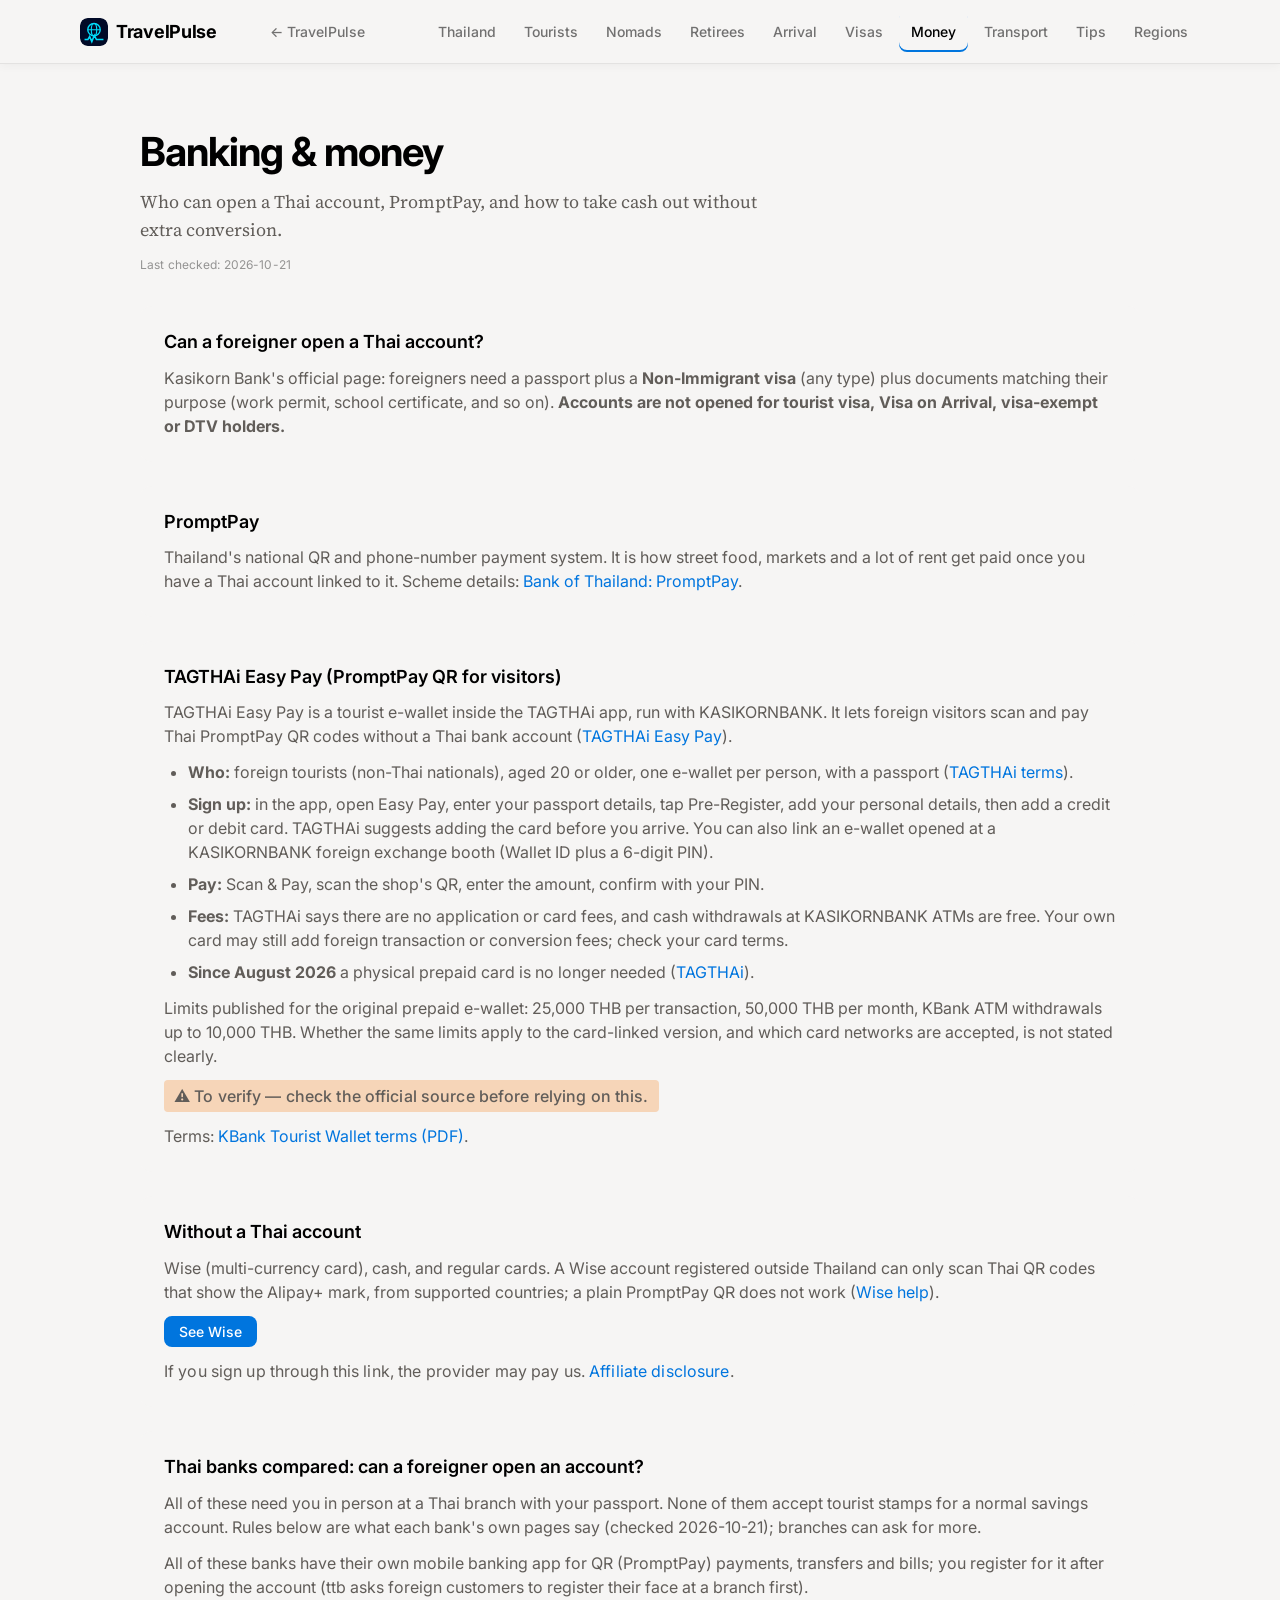
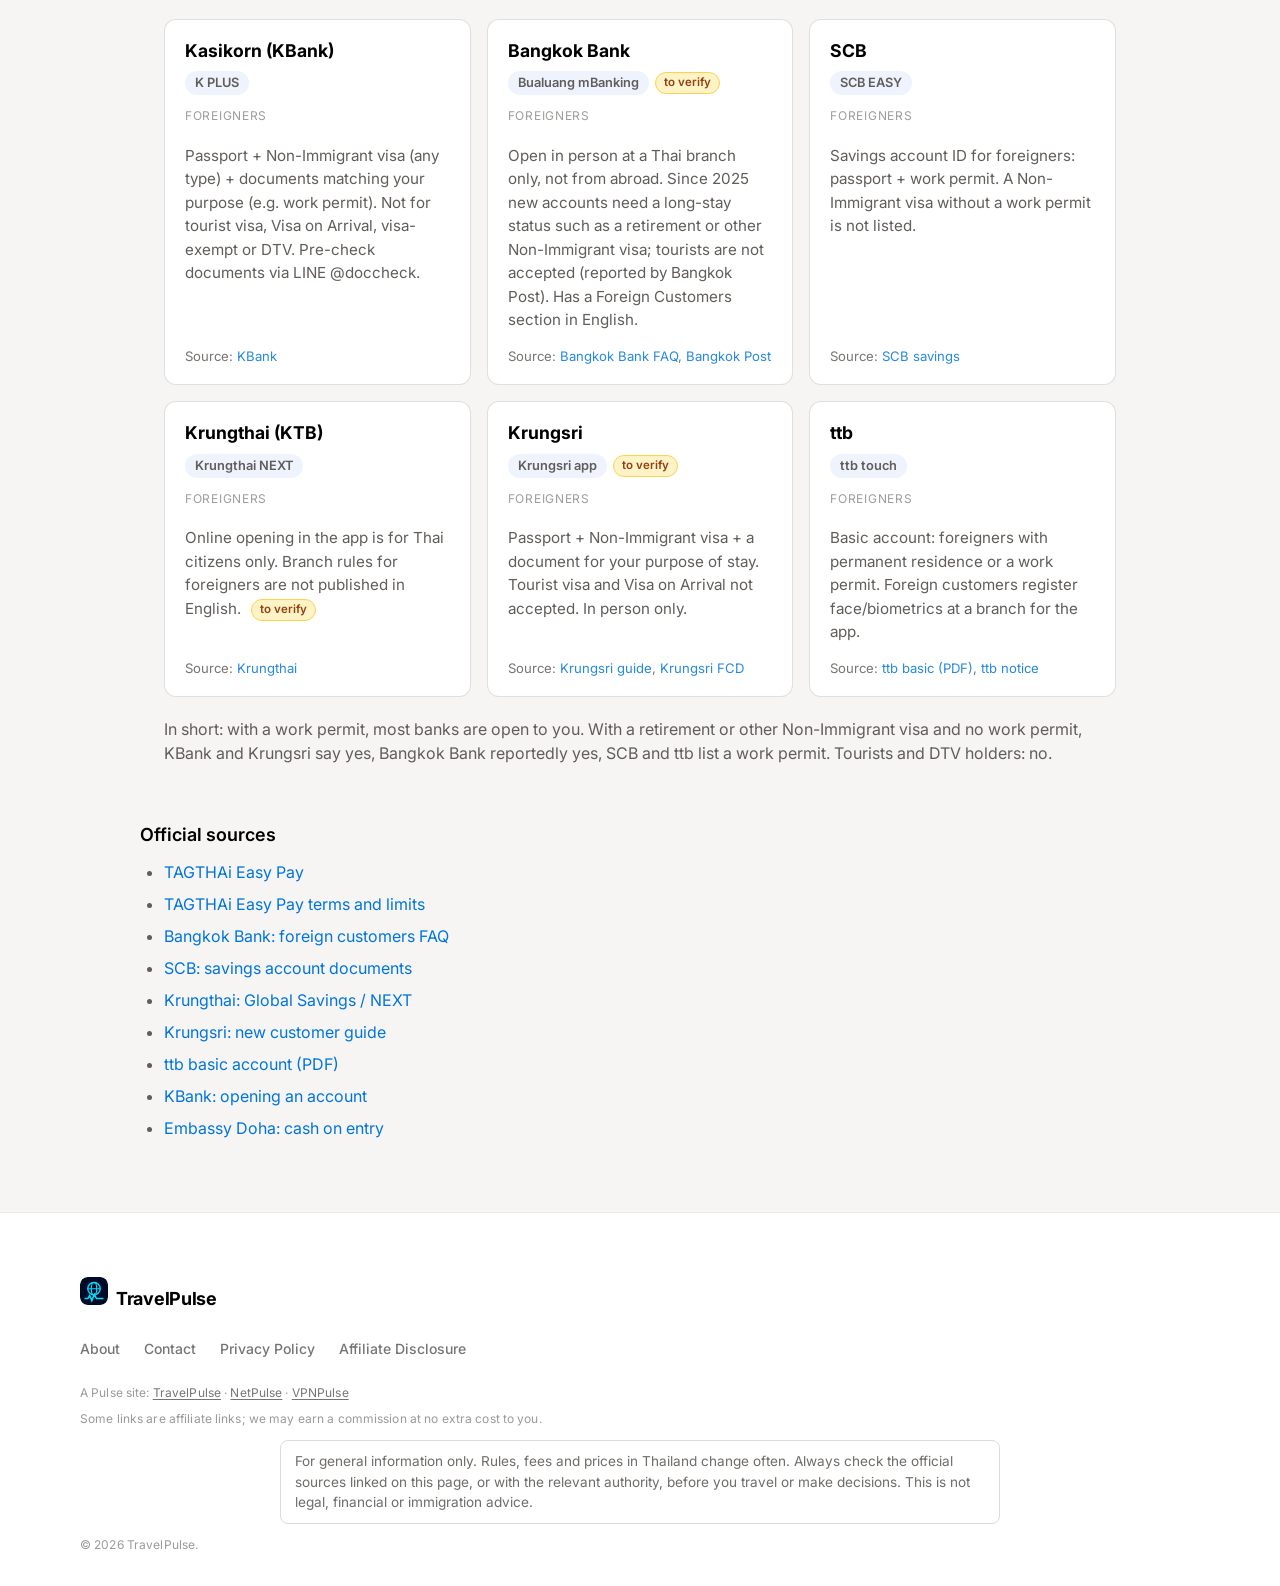
<file: money.html>
<!DOCTYPE html>
<html lang="en">
<head>
  <meta charset="UTF-8">
  <meta name="viewport" content="width=device-width, initial-scale=1.0">
  <meta name="theme-color" content="#f6f5f4">
  <title>Banking and money in Thailand - TravelPulse</title>
  <link rel="icon" type="image/svg+xml" href="img/travelpulse-icon.svg">
  <meta name="description" content="Which Thai banks open accounts for foreigners, TAGTHAi Easy Pay for PromptPay QR, Wise, ATMs and DCC.">
  <link rel="canonical" href="https://travelpulse.site/thailand/money.html">
  <meta property="og:title" content="Banking and money in Thailand - TravelPulse">
  <meta property="og:description" content="Which Thai banks open accounts for foreigners, TAGTHAi Easy Pay for PromptPay QR, Wise, ATMs and DCC.">
  <meta property="og:url" content="https://travelpulse.site/thailand/money.html">
  <meta property="og:type" content="website">
  <meta property="og:site_name" content="TravelPulse">
  <meta name="twitter:card" content="summary">
  <link rel="preconnect" href="https://fonts.googleapis.com">
  <link rel="preconnect" href="https://fonts.gstatic.com" crossorigin>
  <link href="https://fonts.googleapis.com/css2?family=Inter:wght@400;500;600;700&family=Source+Serif+4:opsz,wght@8..60,400&display=swap" rel="stylesheet">
  <link rel="stylesheet" href="styles.css">
  <link rel="stylesheet" href="travelpulse.css">
  <link rel="stylesheet" href="thailand.css">
  <script type="application/ld+json">
{
  "@context": "https://schema.org",
  "@type": "FAQPage",
  "mainEntity": [
    {
      "@type": "Question",
      "name": "Can a tourist open a Thai bank account?",
      "acceptedAnswer": {
        "@type": "Answer",
        "text": "Kasikorn Bank says accounts are not opened for tourist visa, Visa on Arrival, visa-exempt or DTV holders. You need a passport plus a Non-Immigrant visa and documents that match your purpose. Ask the branch; practice can vary."
      }
    },
    {
      "@type": "Question",
      "name": "What is PromptPay?",
      "acceptedAnswer": {
        "@type": "Answer",
        "text": "Thailand's national QR and phone-number payment system. Street food, markets and a lot of rent are paid this way once you have a Thai account tied to it."
      }
    }
  ]
}
  </script>
</head>
<body>
  <a class="skip-link" href="#main">Skip to content</a>
  <header class="site-header">
    <div class="container">
      <nav class="site-nav" aria-label="Primary">
        <a href="index.html" class="logo"><img class="logo-icon" src="img/travelpulse-icon.svg" alt="" width="28" height="28">TravelPulse</a>
        <a class="th-back" href="https://travelpulse.site/">← TravelPulse</a>
        <button class="nav-toggle" type="button" aria-label="Open menu" aria-expanded="false" aria-controls="primary-menu" onclick="var h=this.closest('.site-header'),o=h.classList.toggle('nav-open');this.setAttribute('aria-expanded',o);this.setAttribute('aria-label',o?'Close menu':'Open menu')"><span class="nav-toggle-bars" aria-hidden="true"><span></span><span></span><span></span></span>Menu</button>
        <ul class="nav-links" id="primary-menu">
          <li class="th-menu-back"><a href="https://travelpulse.site/">← TravelPulse</a></li>
          <li><a href="index.html">Thailand</a></li>
          <li><a href="tourists.html">Tourists</a></li>
          <li><a href="nomads.html">Nomads</a></li>
          <li><a href="retirees.html">Retirees</a></li>
          <li><a href="arrival.html">Arrival</a></li>
          <li><a href="visas.html">Visas</a></li>
          <li><a href="money.html" class="active" aria-current="page">Money</a></li>
          <li><a href="transport.html">Transport</a></li>
          <li><a href="living.html">Tips</a></li>
          <li><a href="regions.html">Regions</a></li>
        </ul>
      </nav>
    </div>
  </header>

  <main id="main" class="page-wrap">
    <div class="container">
      <div class="vpn-wrap">
        <header class="vpn-intro">
          <h1>Banking &amp; money</h1>
          <p class="lede">Who can open a Thai account, PromptPay, and how to take cash out without extra conversion.</p>
          <p class="last-checked">Last checked: 2026-10-21</p>
        </header>

        <div class="policy-section">
          <h2>Can a foreigner open a Thai account?</h2>
          <p>Kasikorn Bank's official page: foreigners need a passport plus a <strong>Non-Immigrant visa</strong> (any type) plus documents matching their purpose (work permit, school certificate, and so on). <strong>Accounts are not opened for tourist visa, Visa on Arrival, visa-exempt or DTV holders.</strong></p>
        </div>

        <div class="policy-section">
          <h2>PromptPay</h2>
          <p>Thailand's national QR and phone-number payment system. It is how street food, markets and a lot of rent get paid once you have a Thai account linked to it. Scheme details: <a href="https://www.bot.or.th/en/financial-innovation/digital-finance/digital-payment/promptpay.html" target="_blank" rel="noopener">Bank of Thailand: PromptPay</a>.</p>
          
        </div>

        <div class="policy-section" id="tagthai-easy-pay">
          <h2>TAGTHAi Easy Pay (PromptPay QR for visitors)</h2>
          <p>TAGTHAi Easy Pay is a tourist e-wallet inside the TAGTHAi app, run with KASIKORNBANK. It lets foreign visitors scan and pay Thai PromptPay QR codes without a Thai bank account (<a href="https://www.tagthai.com/easy-pay" target="_blank" rel="noopener">TAGTHAi Easy Pay</a>).</p>
          <ul>
            <li><strong>Who:</strong> foreign tourists (non-Thai nationals), aged 20 or older, one e-wallet per person, with a passport (<a href="https://www.tagthai.com/explore/p/payment-for-foreign-tourist-in-thailand" target="_blank" rel="noopener">TAGTHAi terms</a>).</li>
            <li><strong>Sign up:</strong> in the app, open Easy Pay, enter your passport details, tap Pre-Register, add your personal details, then add a credit or debit card. TAGTHAi suggests adding the card before you arrive. You can also link an e-wallet opened at a KASIKORNBANK foreign exchange booth (Wallet ID plus a 6-digit PIN).</li>
            <li><strong>Pay:</strong> Scan &amp; Pay, scan the shop's QR, enter the amount, confirm with your PIN.</li>
            <li><strong>Fees:</strong> TAGTHAi says there are no application or card fees, and cash withdrawals at KASIKORNBANK ATMs are free. Your own card may still add foreign transaction or conversion fees; check your card terms.</li>
            <li><strong>Since August 2026</strong> a physical prepaid card is no longer needed (<a href="https://www.tagthai.com/explore/p/payment-for-foreign-tourist-in-thailand" target="_blank" rel="noopener">TAGTHAi</a>).</li>
          </ul>
          <p>Limits published for the original prepaid e-wallet: 25,000 THB per transaction, 50,000 THB per month, KBank ATM withdrawals up to 10,000 THB. Whether the same limits apply to the card-linked version, and which card networks are accepted, is not stated clearly.</p>
          <p class="verify-note">⚠ To verify — check the official source before relying on this.</p>
          <p>Terms: <a href="https://www.kasikornbank.com/SiteCollectionDocuments/personal/digital-banking/tagthai-easy-pay/pdf/tagthaieasypay_T&C.pdf" target="_blank" rel="noopener">KBank Tourist Wallet terms (PDF)</a>.</p>
        </div>

        <div class="policy-section">
          <h2>Without a Thai account</h2>
          <p>Wise (multi-currency card), cash, and regular cards. A Wise account registered outside Thailand can only scan Thai QR codes that show the Alipay+ mark, from supported countries; a plain PromptPay QR does not work (<a href="https://wise.com/help/articles/7cYlC8lKqbgjNNmlXyYtFL/how-can-i-pay-with-a-qr-code" target="_blank" rel="noopener">Wise help</a>).</p>
          
          <p>
            <a class="btn btn-primary" href="https://wise.com" target="_blank" rel="nofollow sponsored noopener" data-affiliate="TODO">See Wise</a>
          </p>
          <p class="tool-caption">If you sign up through this link, the provider may pay us. <a href="https://travelpulse.site/affiliate-disclosure.html">Affiliate disclosure</a>.</p>
        </div>

        <div class="policy-section" id="thai-banks">
          <h2>Thai banks compared: can a foreigner open an account?</h2>
          <p>All of these need you in person at a Thai branch with your passport. None of them accept tourist stamps for a normal savings account. Rules below are what each bank's own pages say (checked 2026-10-21); branches can ask for more.</p>
          <p>All of these banks have their own mobile banking app for QR (PromptPay) payments, transfers and bills; you register for it after opening the account (ttb asks foreign customers to register their face at a branch first).</p>
          <div class="bank-grid">
            <article class="bank-card">
              <h3 class="bank-name">Kasikorn (KBank)</h3>
              <p class="bank-app"><span class="bank-pill">K PLUS</span></p>
              <p class="bank-label">Foreigners</p>
              <p class="bank-text">Passport + Non-Immigrant visa (any type) + documents matching your purpose (e.g. work permit). Not for tourist visa, Visa on Arrival, visa-exempt or DTV. Pre-check documents via LINE @doccheck.</p>
              <p class="bank-src">Source: <a href="https://www.kasikornbank.com/en/personal/account/pages/savings.aspx" target="_blank" rel="noopener">KBank</a></p>
            </article>
            <article class="bank-card">
              <h3 class="bank-name">Bangkok Bank</h3>
              <p class="bank-app"><span class="bank-pill">Bualuang mBanking</span><span class="verify-badge">to verify</span></p>
              <p class="bank-label">Foreigners</p>
              <p class="bank-text">Open in person at a Thai branch only, not from abroad. Since 2025 new accounts need a long-stay status such as a retirement or other Non-Immigrant visa; tourists are not accepted (reported by Bangkok Post). Has a Foreign Customers section in English.</p>
              <p class="bank-src">Source: <a href="https://www.bangkokbank.com/en/Personal/Other-Services/Foreign-Customers/Faqs" target="_blank" rel="noopener">Bangkok Bank FAQ</a>, <a href="https://www.bangkokpost.com/business/general/3036585/bangkok-bank-tightens-account-rules-for-some-foreigners" target="_blank" rel="noopener">Bangkok Post</a></p>
            </article>
            <article class="bank-card">
              <h3 class="bank-name">SCB</h3>
              <p class="bank-app"><span class="bank-pill">SCB EASY</span></p>
              <p class="bank-label">Foreigners</p>
              <p class="bank-text">Savings account ID for foreigners: passport + work permit. A Non-Immigrant visa without a work permit is not listed.</p>
              <p class="bank-src">Source: <a href="https://www.scb.co.th/en/personal-banking/deposits/savings-account/savings-account" target="_blank" rel="noopener">SCB savings</a></p>
            </article>
            <article class="bank-card">
              <h3 class="bank-name">Krungthai (KTB)</h3>
              <p class="bank-app"><span class="bank-pill">Krungthai NEXT</span></p>
              <p class="bank-label">Foreigners</p>
              <p class="bank-text">Online opening in the app is for Thai citizens only. Branch rules for foreigners are not published in English. <span class="verify-badge">to verify</span></p>
              <p class="bank-src">Source: <a href="https://krungthai.com/en/personal/deposits/211/673" target="_blank" rel="noopener">Krungthai</a></p>
            </article>
            <article class="bank-card">
              <h3 class="bank-name">Krungsri</h3>
              <p class="bank-app"><span class="bank-pill">Krungsri app</span><span class="verify-badge">to verify</span></p>
              <p class="bank-label">Foreigners</p>
              <p class="bank-text">Passport + Non-Immigrant visa + a document for your purpose of stay. Tourist visa and Visa on Arrival not accepted. In person only.</p>
              <p class="bank-src">Source: <a href="https://www.krungsri.com/jp/japan/article/new-customer-guide" target="_blank" rel="noopener">Krungsri guide</a>, <a href="https://www.krungsri.com/en/personal/deposit/foreign-currency" target="_blank" rel="noopener">Krungsri FCD</a></p>
            </article>
            <article class="bank-card">
              <h3 class="bank-name">ttb</h3>
              <p class="bank-app"><span class="bank-pill">ttb touch</span></p>
              <p class="bank-label">Foreigners</p>
              <p class="bank-text">Basic account: foreigners with permanent residence or a work permit. Foreign customers register face/biometrics at a branch for the app.</p>
              <p class="bank-src">Source: <a href="https://media.ttbbank.com/1/document/deposit/sa_ss_basic-en.pdf" target="_blank" rel="noopener">ttb basic (PDF)</a>, <a href="https://www.ttbbank.com/th/newsroom/detail/fc-foreigner-202507" target="_blank" rel="noopener">ttb notice</a></p>
            </article>
          </div>
          <p>In short: with a work permit, most banks are open to you. With a retirement or other Non-Immigrant visa and no work permit, KBank and Krungsri say yes, Bangkok Bank reportedly yes, SCB and ttb list a work permit. Tourists and DTV holders: no.</p>
        </div>

                <section class="sources" aria-labelledby="sources-title">
          <h2 id="sources-title">Official sources</h2>
          <ul>
            <li><a href="https://www.tagthai.com/easy-pay" target="_blank" rel="noopener">TAGTHAi Easy Pay</a></li>
            <li><a href="https://www.tagthai.com/explore/p/payment-for-foreign-tourist-in-thailand" target="_blank" rel="noopener">TAGTHAi Easy Pay terms and limits</a></li>
            <li><a href="https://www.bangkokbank.com/en/Personal/Other-Services/Foreign-Customers/Faqs" target="_blank" rel="noopener">Bangkok Bank: foreign customers FAQ</a></li>
            <li><a href="https://www.scb.co.th/en/personal-banking/deposits/savings-account/savings-account" target="_blank" rel="noopener">SCB: savings account documents</a></li>
            <li><a href="https://krungthai.com/en/personal/deposits/211/673" target="_blank" rel="noopener">Krungthai: Global Savings / NEXT</a></li>
            <li><a href="https://www.krungsri.com/jp/japan/article/new-customer-guide" target="_blank" rel="noopener">Krungsri: new customer guide</a></li>
            <li><a href="https://media.ttbbank.com/1/document/deposit/sa_ss_basic-en.pdf" target="_blank" rel="noopener">ttb basic account (PDF)</a></li>
            <li><a href="https://www.kasikornbank.com/en/personal/account/pages/savings.aspx" target="_blank" rel="noopener">KBank: opening an account</a></li>
            <li><a href="https://doha.thaiembassy.org/en/publicservice/tourist-visa-exemption-visa-on-arrival?menu=" target="_blank" rel="noopener">Embassy Doha: cash on entry</a></li>
          </ul>
        </section>
      </div>
    </div>
  </main>
  <footer class="site-footer">
    <div class="container">
      <a href="index.html" class="logo"><img class="logo-icon" src="img/travelpulse-icon.svg" alt="" width="28" height="28">TravelPulse</a>
      <ul class="footer-links">
        <li><a href="https://travelpulse.site/about.html">About</a></li>
        <li><a href="https://travelpulse.site/contact.html">Contact</a></li>
        <li><a href="https://travelpulse.site/privacy.html">Privacy Policy</a></li>
        <li><a href="https://travelpulse.site/affiliate-disclosure.html">Affiliate Disclosure</a></li>
      </ul>
      <p class="footer-copy">A Pulse site: <a href="https://travelpulse.site/">TravelPulse</a> · <a href="https://netpulse.site" target="_blank" rel="noopener">NetPulse</a> · <a href="https://vpnpulse.site" target="_blank" rel="noopener">VPNPulse</a></p>
      <p class="footer-copy">Some links are affiliate links; we may earn a commission at no extra cost to you.</p>
      <p class="footer-disclaimer">For general information only. Rules, fees and prices in Thailand change often. Always check the official sources linked on this page, or with the relevant authority, before you travel or make decisions. This is not legal, financial or immigration advice.</p>
      <p class="footer-copy">&copy; 2026 TravelPulse.</p>
    </div>
  </footer>
  <script src="thailand.js"></script>
</body>
</html>
</file>
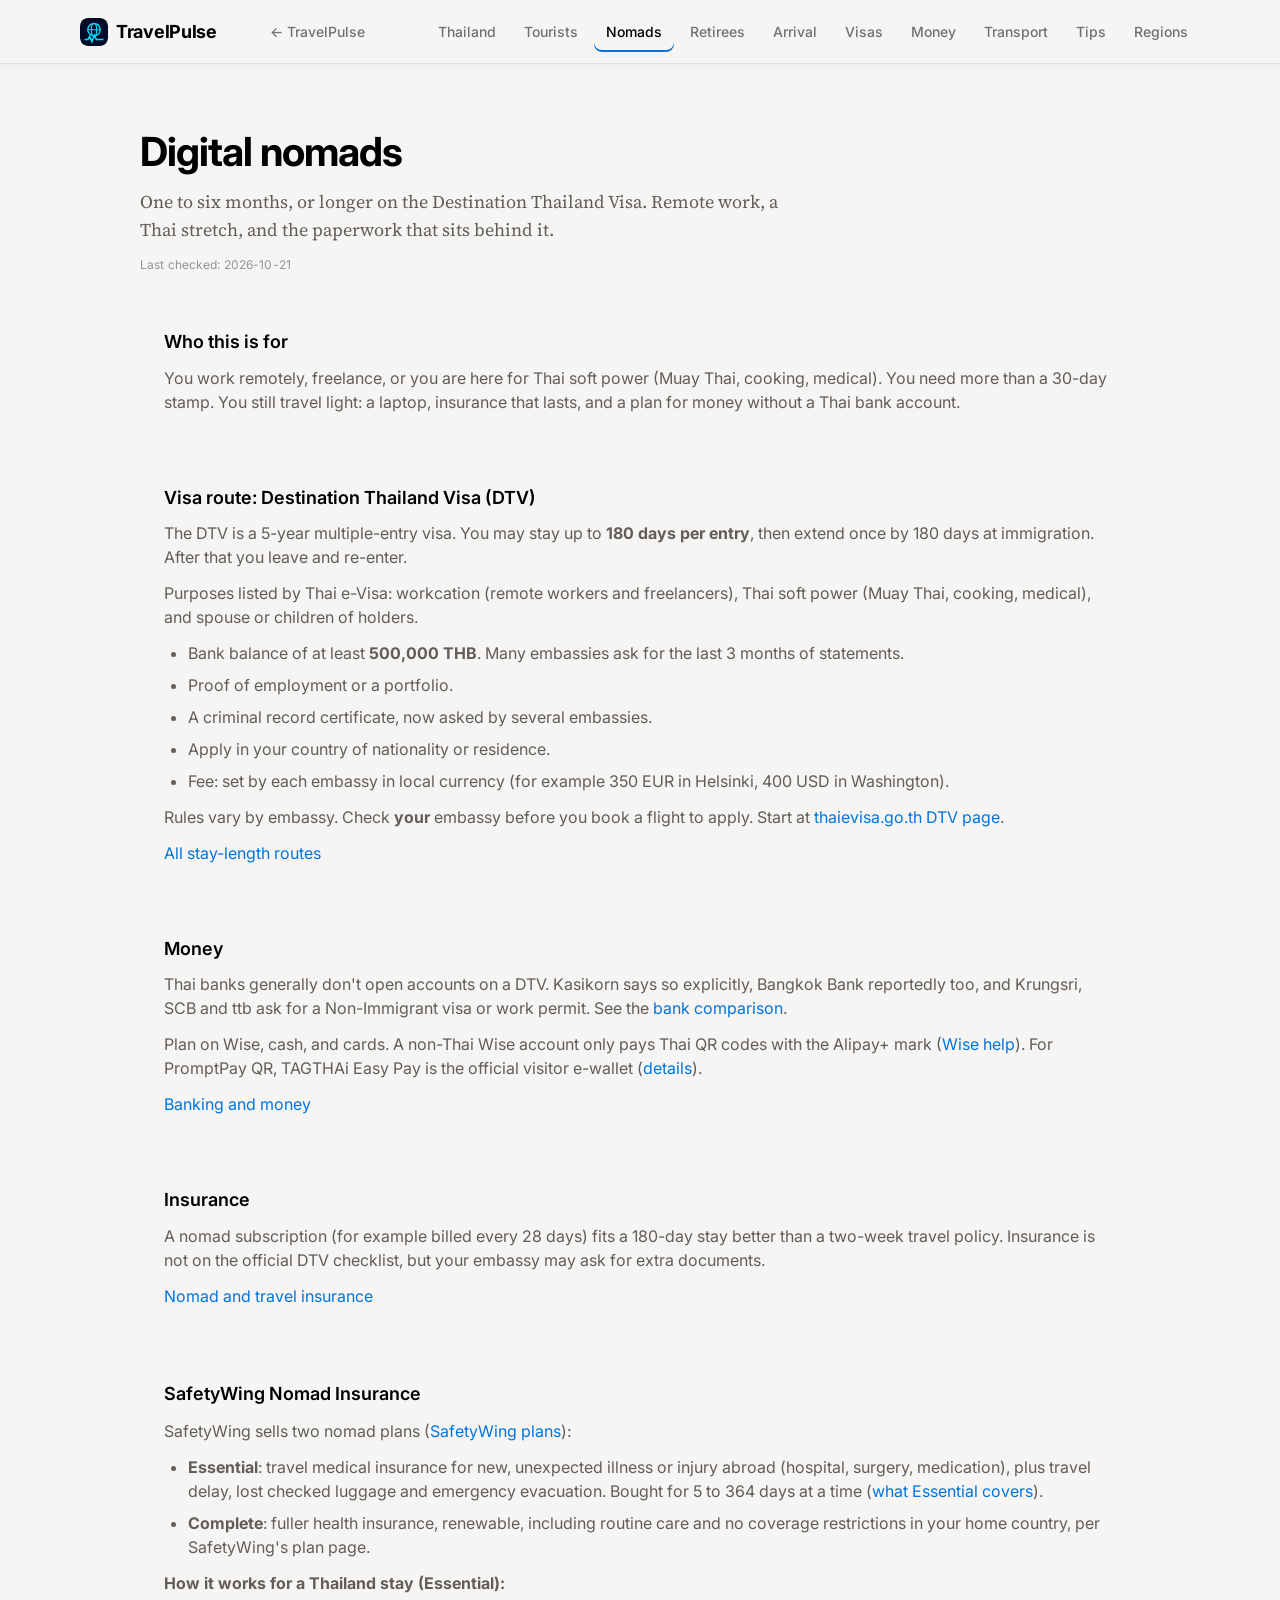
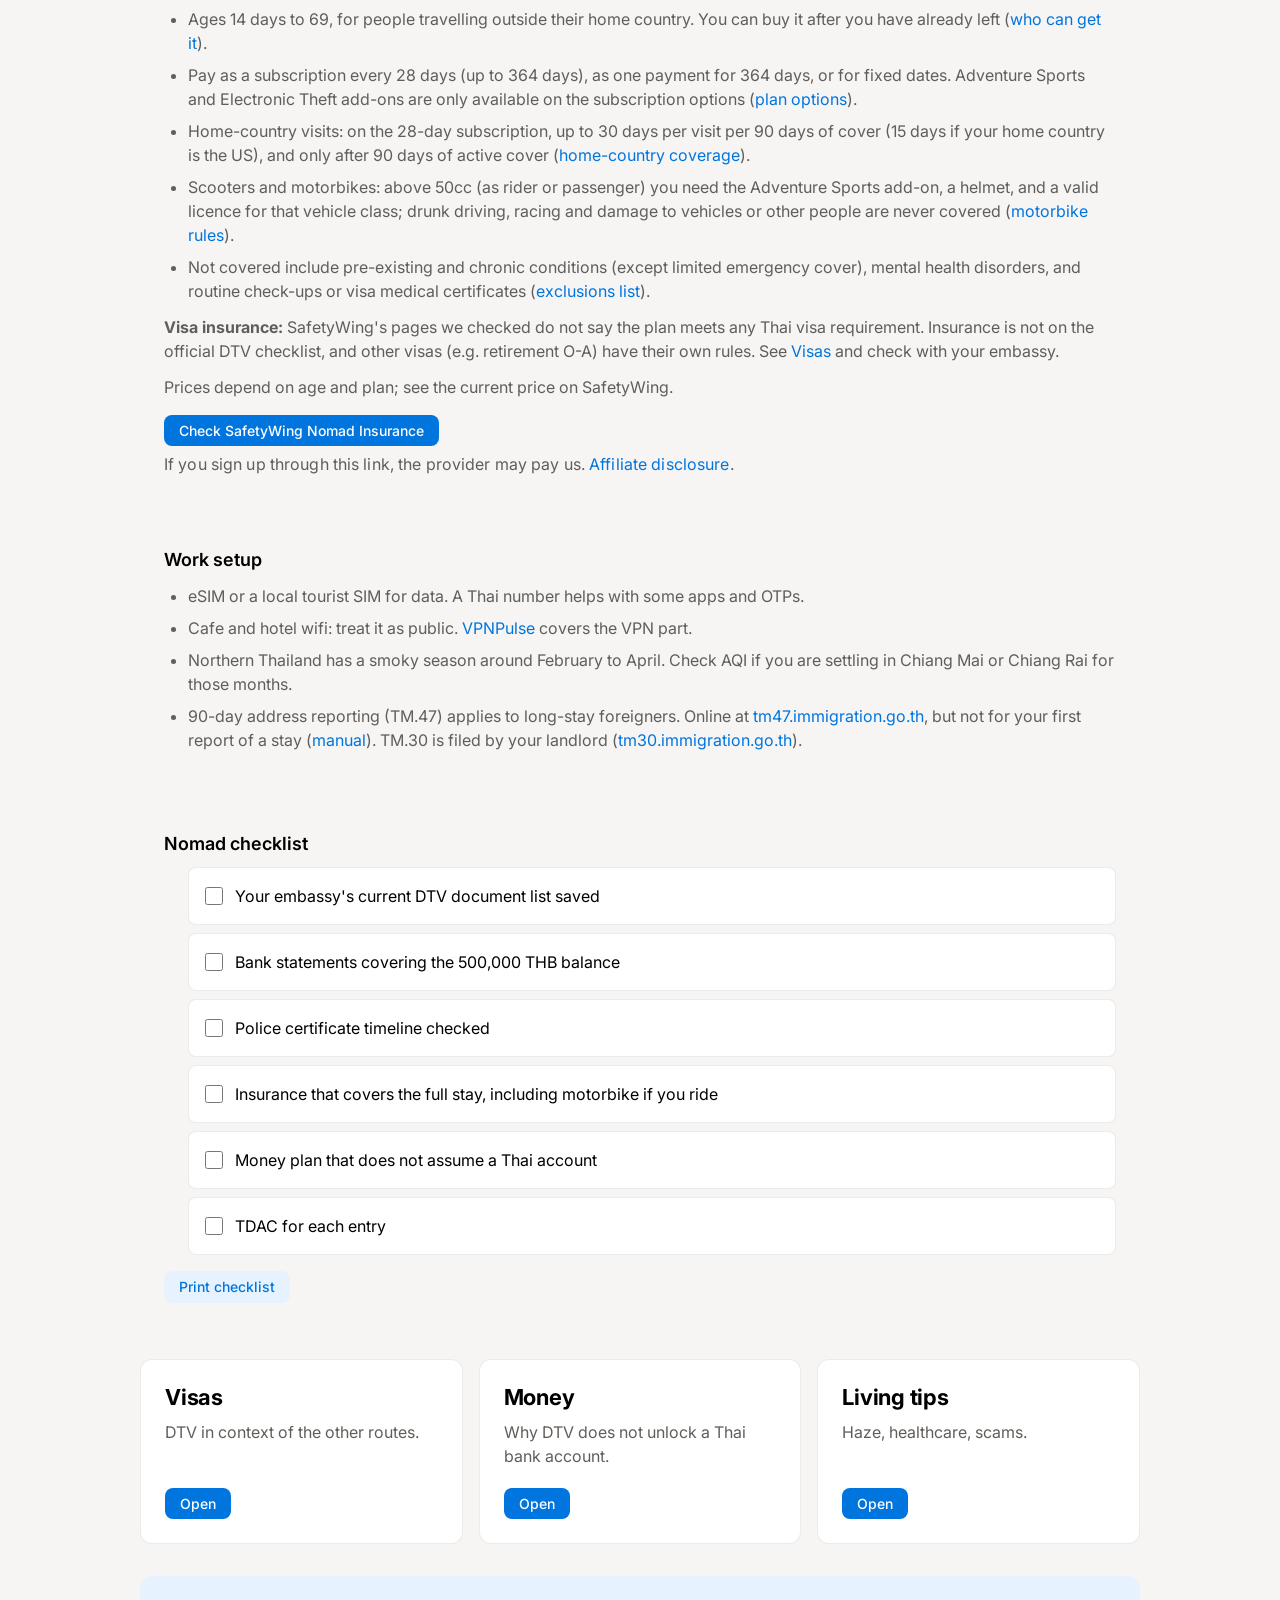
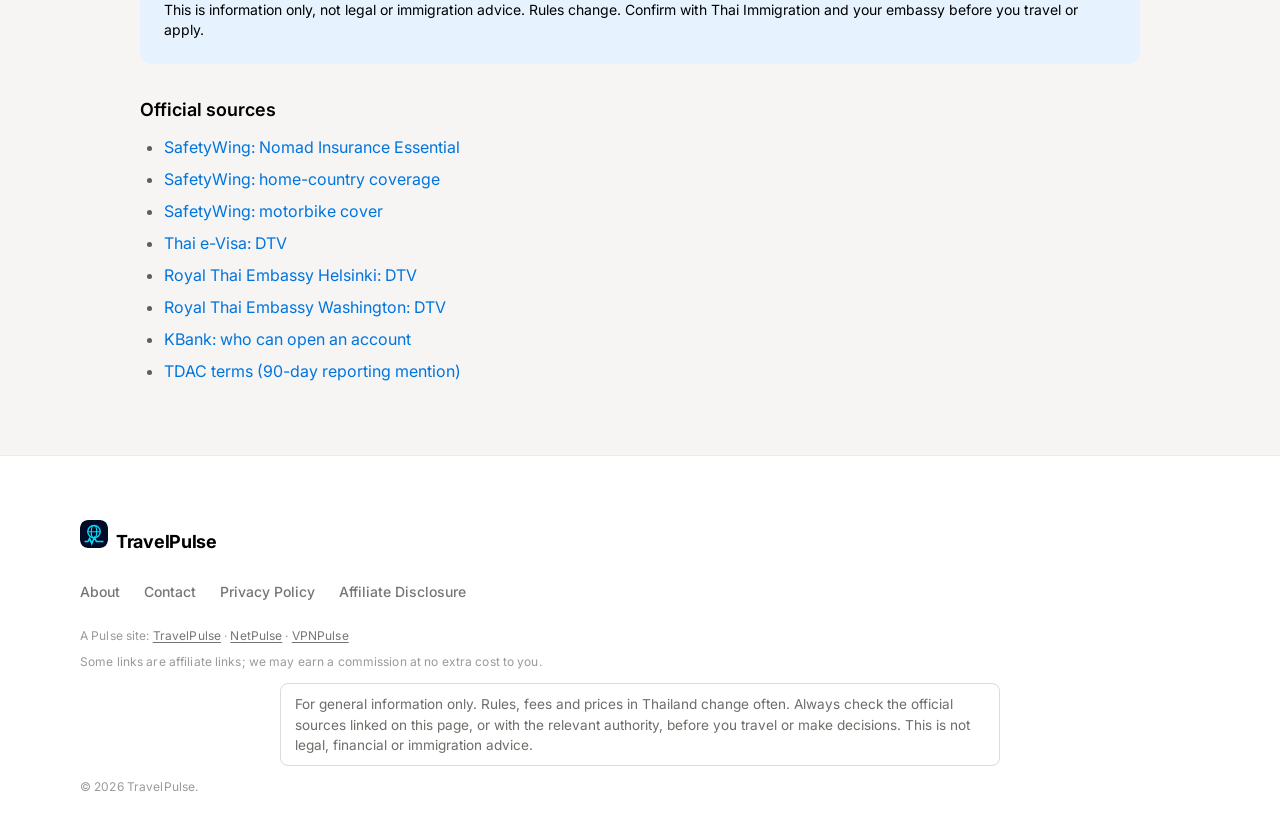
<file: nomads.html>
<!DOCTYPE html>
<html lang="en">
<head>
  <meta charset="UTF-8">
  <meta name="viewport" content="width=device-width, initial-scale=1.0">
  <meta name="theme-color" content="#f6f5f4">
  <title>Thailand for digital nomads - TravelPulse</title>
  <link rel="icon" type="image/svg+xml" href="img/travelpulse-icon.svg">
  <meta name="description" content="Destination Thailand Visa (DTV), the 500,000 THB balance, why DTV does not open a Thai bank account, and a nomad checklist.">
  <link rel="canonical" href="https://travelpulse.site/thailand/nomads.html">
  <meta property="og:title" content="Thailand for digital nomads - TravelPulse">
  <meta property="og:description" content="Destination Thailand Visa (DTV), the 500,000 THB balance, why DTV does not open a Thai bank account, and a nomad checklist.">
  <meta property="og:url" content="https://travelpulse.site/thailand/nomads.html">
  <meta property="og:type" content="website">
  <meta property="og:site_name" content="TravelPulse">
  <meta name="twitter:card" content="summary">
  <link rel="preconnect" href="https://fonts.googleapis.com">
  <link rel="preconnect" href="https://fonts.gstatic.com" crossorigin>
  <link href="https://fonts.googleapis.com/css2?family=Inter:wght@400;500;600;700&family=Source+Serif+4:opsz,wght@8..60,400&display=swap" rel="stylesheet">
  <link rel="stylesheet" href="styles.css">
  <link rel="stylesheet" href="travelpulse.css">
  <link rel="stylesheet" href="thailand.css">
  
</head>
<body>
  <a class="skip-link" href="#main">Skip to content</a>
  <header class="site-header">
    <div class="container">
      <nav class="site-nav" aria-label="Primary">
        <a href="index.html" class="logo"><img class="logo-icon" src="img/travelpulse-icon.svg" alt="" width="28" height="28">TravelPulse</a>
        <a class="th-back" href="https://travelpulse.site/">← TravelPulse</a>
        <button class="nav-toggle" type="button" aria-label="Open menu" aria-expanded="false" aria-controls="primary-menu" onclick="var h=this.closest('.site-header'),o=h.classList.toggle('nav-open');this.setAttribute('aria-expanded',o);this.setAttribute('aria-label',o?'Close menu':'Open menu')"><span class="nav-toggle-bars" aria-hidden="true"><span></span><span></span><span></span></span>Menu</button>
        <ul class="nav-links" id="primary-menu">
          <li class="th-menu-back"><a href="https://travelpulse.site/">← TravelPulse</a></li>
          <li><a href="index.html">Thailand</a></li>
          <li><a href="tourists.html">Tourists</a></li>
          <li><a href="nomads.html" class="active" aria-current="page">Nomads</a></li>
          <li><a href="retirees.html">Retirees</a></li>
          <li><a href="arrival.html">Arrival</a></li>
          <li><a href="visas.html">Visas</a></li>
          <li><a href="money.html">Money</a></li>
          <li><a href="transport.html">Transport</a></li>
          <li><a href="living.html">Tips</a></li>
          <li><a href="regions.html">Regions</a></li>
        </ul>
      </nav>
    </div>
  </header>

  <main id="main" class="page-wrap">
    <div class="container">
      <div class="vpn-wrap">
        <header class="vpn-intro">
          <h1>Digital nomads</h1>
          <p class="lede">One to six months, or longer on the Destination Thailand Visa. Remote work, a Thai stretch, and the paperwork that sits behind it.</p>
          <p class="last-checked">Last checked: 2026-10-21</p>
        </header>

        <div class="policy-section">
          <h2>Who this is for</h2>
          <p>You work remotely, freelance, or you are here for Thai soft power (Muay Thai, cooking, medical). You need more than a 30-day stamp. You still travel light: a laptop, insurance that lasts, and a plan for money without a Thai bank account.</p>
        </div>

        <div class="policy-section">
          <h2>Visa route: Destination Thailand Visa (DTV)</h2>
          <p>The DTV is a 5-year multiple-entry visa. You may stay up to <strong>180 days per entry</strong>, then extend once by 180 days at immigration. After that you leave and re-enter.</p>
          <p>Purposes listed by Thai e-Visa: workcation (remote workers and freelancers), Thai soft power (Muay Thai, cooking, medical), and spouse or children of holders.</p>
          <ul>
            <li>Bank balance of at least <strong>500,000 THB</strong>. Many embassies ask for the last 3 months of statements.</li>
            <li>Proof of employment or a portfolio.</li>
            <li>A criminal record certificate, now asked by several embassies.</li>
            <li>Apply in your country of nationality or residence.</li>
            <li>Fee: set by each embassy in local currency (for example 350 EUR in Helsinki, 400 USD in Washington).</li>
          </ul>
          <p>Rules vary by embassy. Check <strong>your</strong> embassy before you book a flight to apply. Start at <a href="https://www.thaievisa.go.th/visa/dtv-visa" target="_blank" rel="noopener">thaievisa.go.th DTV page</a>.</p>
          <p><a href="visas.html">All stay-length routes</a></p>
        </div>

        <div class="policy-section">
          <h2>Money</h2>
          <p>Thai banks generally don't open accounts on a DTV. Kasikorn says so explicitly, Bangkok Bank reportedly too, and Krungsri, SCB and ttb ask for a Non-Immigrant visa or work permit. See the <a href="money.html#thai-banks">bank comparison</a>.</p>
          <p>Plan on Wise, cash, and cards. A non-Thai Wise account only pays Thai QR codes with the Alipay+ mark (<a href="https://wise.com/help/articles/7cYlC8lKqbgjNNmlXyYtFL/how-can-i-pay-with-a-qr-code" target="_blank" rel="noopener">Wise help</a>). For PromptPay QR, TAGTHAi Easy Pay is the official visitor e-wallet (<a href="money.html#tagthai-easy-pay">details</a>).</p>
          
          <p><a href="money.html">Banking and money</a></p>
        </div>

        <div class="policy-section">
          <h2>Insurance</h2>
          <p>A nomad subscription (for example billed every 28 days) fits a 180-day stay better than a two-week travel policy. Insurance is not on the official DTV checklist, but your embassy may ask for extra documents.</p>
          
          <p><a href="insurance.html">Nomad and travel insurance</a></p>
        </div>

        <div class="policy-section" id="safetywing">
          <h3>SafetyWing Nomad Insurance</h3>
          <p>SafetyWing sells two nomad plans (<a href="https://safetywing.com/nomad-insurance?referenceID=26621731&amp;utm_source=26621731&amp;utm_medium=Ambassador" target="_blank" rel="nofollow sponsored noopener" data-affiliate="safetywing">SafetyWing plans</a>):</p>
          <ul>
            <li><strong>Essential</strong>: travel medical insurance for new, unexpected illness or injury abroad (hospital, surgery, medication), plus travel delay, lost checked luggage and emergency evacuation. Bought for 5 to 364 days at a time (<a href="https://intercom.help/safetywing/en/articles/9778064-nomad-insurance-what-is-the-nomad-insurance-essential-plan" target="_blank" rel="noopener">what Essential covers</a>).</li>
            <li><strong>Complete</strong>: fuller health insurance, renewable, including routine care and no coverage restrictions in your home country, per SafetyWing's plan page.</li>
          </ul>
          <p><strong>How it works for a Thailand stay (Essential):</strong></p>
          <ul>
            <li>Ages 14 days to 69, for people travelling outside their home country. You can buy it after you have already left (<a href="https://intercom.help/safetywing/en/articles/9777980-nomad-insurance-essential-updated-version-who-can-get-this-insurance" target="_blank" rel="noopener">who can get it</a>).</li>
            <li>Pay as a subscription every 28 days (up to 364 days), as one payment for 364 days, or for fixed dates. Adventure Sports and Electronic Theft add-ons are only available on the subscription options (<a href="https://intercom.help/safetywing/en/articles/9778064-nomad-insurance-what-is-the-nomad-insurance-essential-plan" target="_blank" rel="noopener">plan options</a>).</li>
            <li>Home-country visits: on the 28-day subscription, up to 30 days per visit per 90 days of cover (15 days if your home country is the US), and only after 90 days of active cover (<a href="https://intercom.help/safetywing/en/articles/13927637-nomad-insurance-essential-updated-version-medical-coverage-during-visits-to-your-home-country" target="_blank" rel="noopener">home-country coverage</a>).</li>
            <li>Scooters and motorbikes: above 50cc (as rider or passenger) you need the Adventure Sports add-on, a helmet, and a valid licence for that vehicle class; drunk driving, racing and damage to vehicles or other people are never covered (<a href="https://intercom.help/safetywing/en/articles/9806825-nomad-insurance-essential-am-i-covered-when-driving-a-motorbike-scooter-or-moped" target="_blank" rel="noopener">motorbike rules</a>).</li>
            <li>Not covered include pre-existing and chronic conditions (except limited emergency cover), mental health disorders, and routine check-ups or visa medical certificates (<a href="https://intercom.help/safetywing/en/articles/14703706-nie-4-0-updated-version-list-of-exclusions" target="_blank" rel="noopener">exclusions list</a>).</li>
          </ul>
          <p><strong>Visa insurance:</strong> SafetyWing's pages we checked do not say the plan meets any Thai visa requirement. Insurance is not on the official DTV checklist, and other visas (e.g. retirement O-A) have their own rules. See <a href="visas.html">Visas</a> and check with your embassy.</p>
          <p>Prices depend on age and plan; see the current price on SafetyWing.</p>
          <div class="card-actions"><a class="btn btn-primary" href="https://safetywing.com/nomad-insurance?referenceID=26621731&amp;utm_source=26621731&amp;utm_medium=Ambassador" target="_blank" rel="nofollow sponsored noopener" data-affiliate="safetywing">Check SafetyWing Nomad Insurance</a></div>
          <p class="tool-caption">If you sign up through this link, the provider may pay us. <a href="https://travelpulse.site/affiliate-disclosure.html">Affiliate disclosure</a>.</p>
        </div>


        <div class="policy-section">
          <h2>Work setup</h2>
          <ul>
            <li>eSIM or a local tourist SIM for data. A Thai number helps with some apps and OTPs.</li>
            <li>Cafe and hotel wifi: treat it as public. <a href="https://vpnpulse.site" target="_blank" rel="noopener">VPNPulse</a> covers the VPN part.</li>
            <li>Northern Thailand has a smoky season around February to April. Check AQI if you are settling in Chiang Mai or Chiang Rai for those months.</li>
            <li>90-day address reporting (TM.47) applies to long-stay foreigners. Online at <a href="https://tm47.immigration.go.th/tm47/" target="_blank" rel="noopener">tm47.immigration.go.th</a>, but not for your first report of a stay (<a href="https://bangkok.immigration.go.th/en/tm47online-manual/" target="_blank" rel="noopener">manual</a>). TM.30 is filed by your landlord (<a href="https://tm30.immigration.go.th/" target="_blank" rel="noopener">tm30.immigration.go.th</a>).</li>
          </ul>
          
        </div>

        <div class="policy-section">
          <h2>Nomad checklist</h2>
          <ul class="checklist" data-checklist="nomad">
            <li><label><input type="checkbox" data-key="embassy"> Your embassy's current DTV document list saved</label></li>
            <li><label><input type="checkbox" data-key="bank"> Bank statements covering the 500,000 THB balance</label></li>
            <li><label><input type="checkbox" data-key="police"> Police certificate timeline checked</label></li>
            <li><label><input type="checkbox" data-key="ins"> Insurance that covers the full stay, including motorbike if you ride</label></li>
            <li><label><input type="checkbox" data-key="money"> Money plan that does not assume a Thai account</label></li>
            <li><label><input type="checkbox" data-key="tdac"> TDAC for each entry</label></li>
          </ul>
          <div class="checklist-actions">
            <button type="button" class="btn btn-ghost" data-print>Print checklist</button>
          </div>
        </div>

        <div class="tools-grid follow-grid">
          <article class="tool-card"><h3>Visas</h3><p>DTV in context of the other routes.</p><a class="btn btn-primary" href="visas.html">Open</a></article>
          <article class="tool-card"><h3>Money</h3><p>Why DTV does not unlock a Thai bank account.</p><a class="btn btn-primary" href="money.html">Open</a></article>
          <article class="tool-card"><h3>Living tips</h3><p>Haze, healthcare, scams.</p><a class="btn btn-primary" href="living.html">Open</a></article>
        </div>
                <aside class="disclaimer-box" role="note">
          <p>This is information only, not legal or immigration advice. Rules change. Confirm with Thai Immigration and your embassy before you travel or apply.</p>
        </aside>
                <section class="sources" aria-labelledby="sources-title">
          <h2 id="sources-title">Official sources</h2>
          <ul>
            <li><a href="https://intercom.help/safetywing/en/articles/9778064-nomad-insurance-what-is-the-nomad-insurance-essential-plan" target="_blank" rel="noopener">SafetyWing: Nomad Insurance Essential</a></li>
            <li><a href="https://intercom.help/safetywing/en/articles/13927637-nomad-insurance-essential-updated-version-medical-coverage-during-visits-to-your-home-country" target="_blank" rel="noopener">SafetyWing: home-country coverage</a></li>
            <li><a href="https://intercom.help/safetywing/en/articles/9806825-nomad-insurance-essential-am-i-covered-when-driving-a-motorbike-scooter-or-moped" target="_blank" rel="noopener">SafetyWing: motorbike cover</a></li>
            <li><a href="https://www.thaievisa.go.th/visa/dtv-visa" target="_blank" rel="noopener">Thai e-Visa: DTV</a></li>
            <li><a href="https://helsinki.thaiembassy.org/en/publicservice/destination-thailand-visa-dtv" target="_blank" rel="noopener">Royal Thai Embassy Helsinki: DTV</a></li>
            <li><a href="https://washingtondc.thaiembassy.org/en/page/dtv-visa" target="_blank" rel="noopener">Royal Thai Embassy Washington: DTV</a></li>
            <li><a href="https://www.kasikornbank.com/en/personal/account/pages/savings.aspx" target="_blank" rel="noopener">KBank: who can open an account</a></li>
            <li><a href="https://tdac.immigration.go.th/arrival-card/" target="_blank" rel="noopener">TDAC terms (90-day reporting mention)</a></li>
          </ul>
        </section>
      </div>
    </div>
  </main>
  <footer class="site-footer">
    <div class="container">
      <a href="index.html" class="logo"><img class="logo-icon" src="img/travelpulse-icon.svg" alt="" width="28" height="28">TravelPulse</a>
      <ul class="footer-links">
        <li><a href="https://travelpulse.site/about.html">About</a></li>
        <li><a href="https://travelpulse.site/contact.html">Contact</a></li>
        <li><a href="https://travelpulse.site/privacy.html">Privacy Policy</a></li>
        <li><a href="https://travelpulse.site/affiliate-disclosure.html">Affiliate Disclosure</a></li>
      </ul>
      <p class="footer-copy">A Pulse site: <a href="https://travelpulse.site/">TravelPulse</a> · <a href="https://netpulse.site" target="_blank" rel="noopener">NetPulse</a> · <a href="https://vpnpulse.site" target="_blank" rel="noopener">VPNPulse</a></p>
      <p class="footer-copy">Some links are affiliate links; we may earn a commission at no extra cost to you.</p>
      <p class="footer-disclaimer">For general information only. Rules, fees and prices in Thailand change often. Always check the official sources linked on this page, or with the relevant authority, before you travel or make decisions. This is not legal, financial or immigration advice.</p>
      <p class="footer-copy">&copy; 2026 TravelPulse.</p>
    </div>
  </footer>
  <script src="thailand.js"></script>
</body>
</html>
</file>
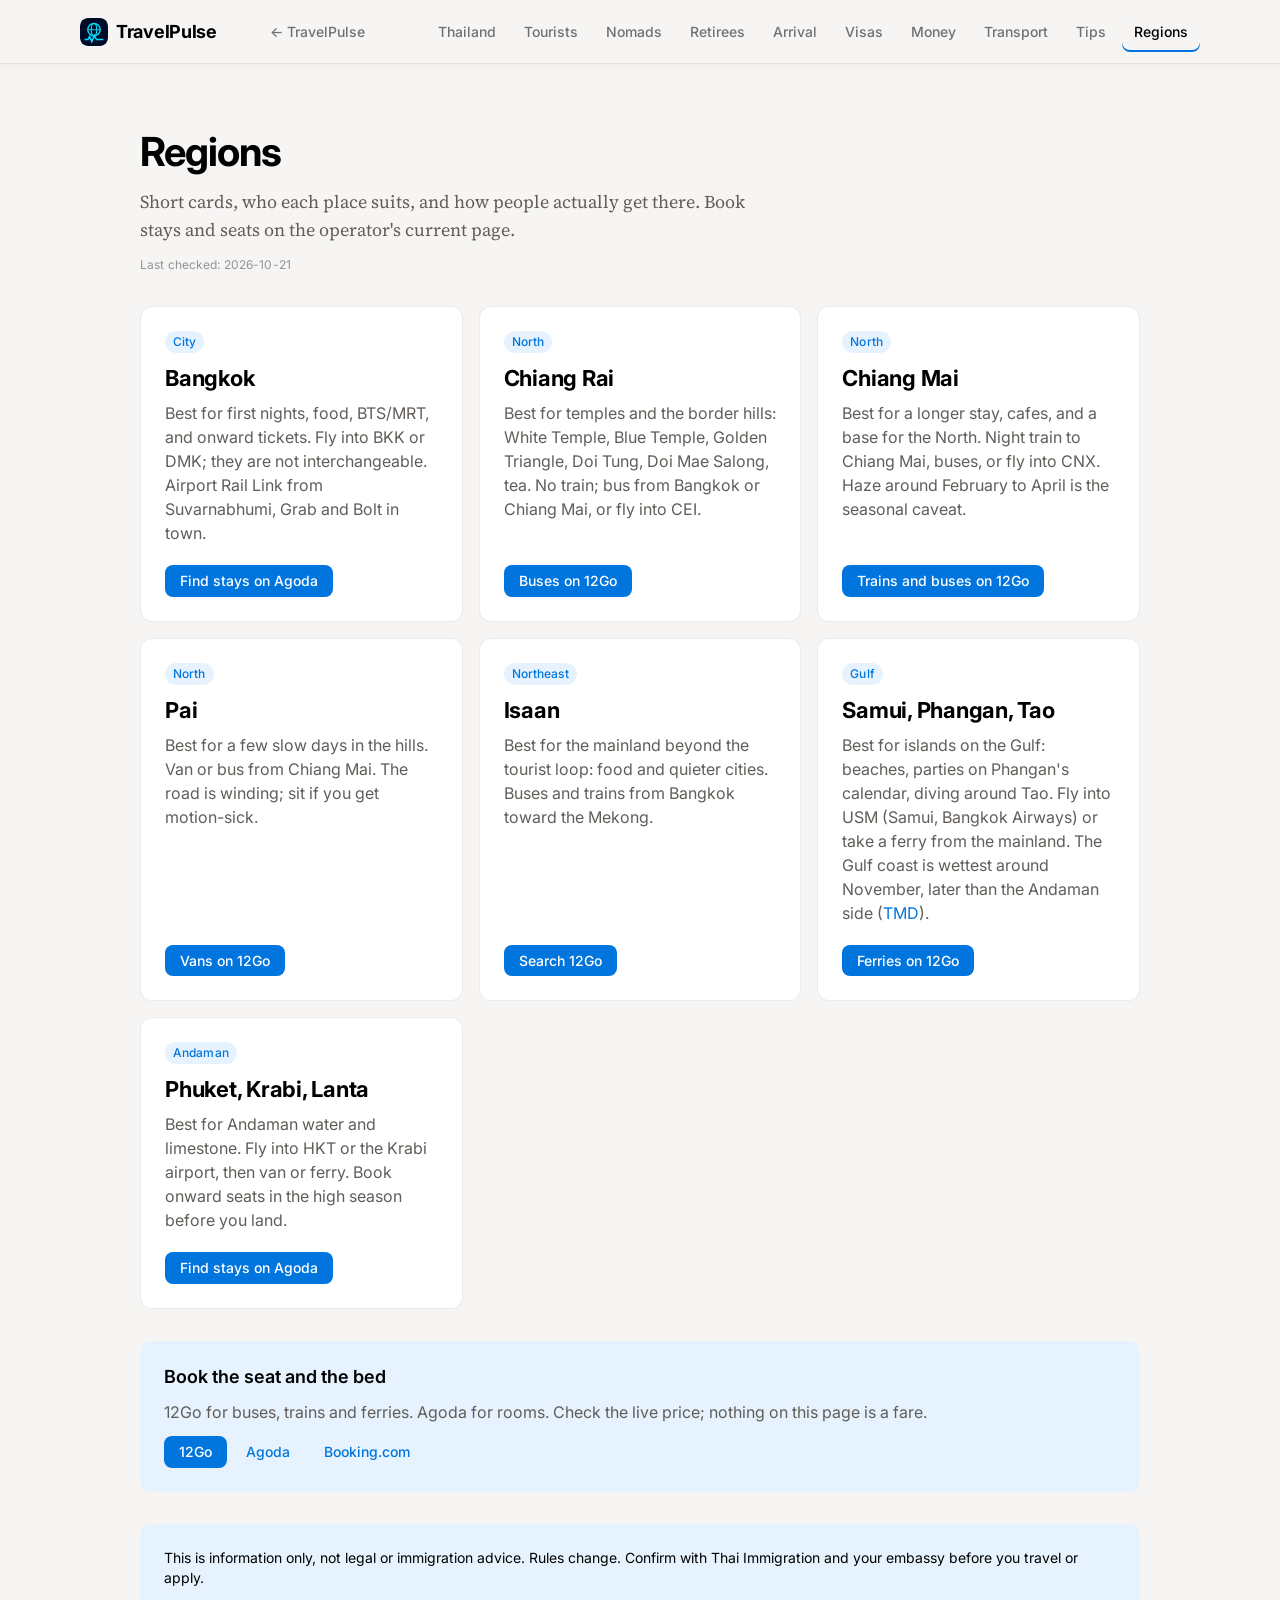
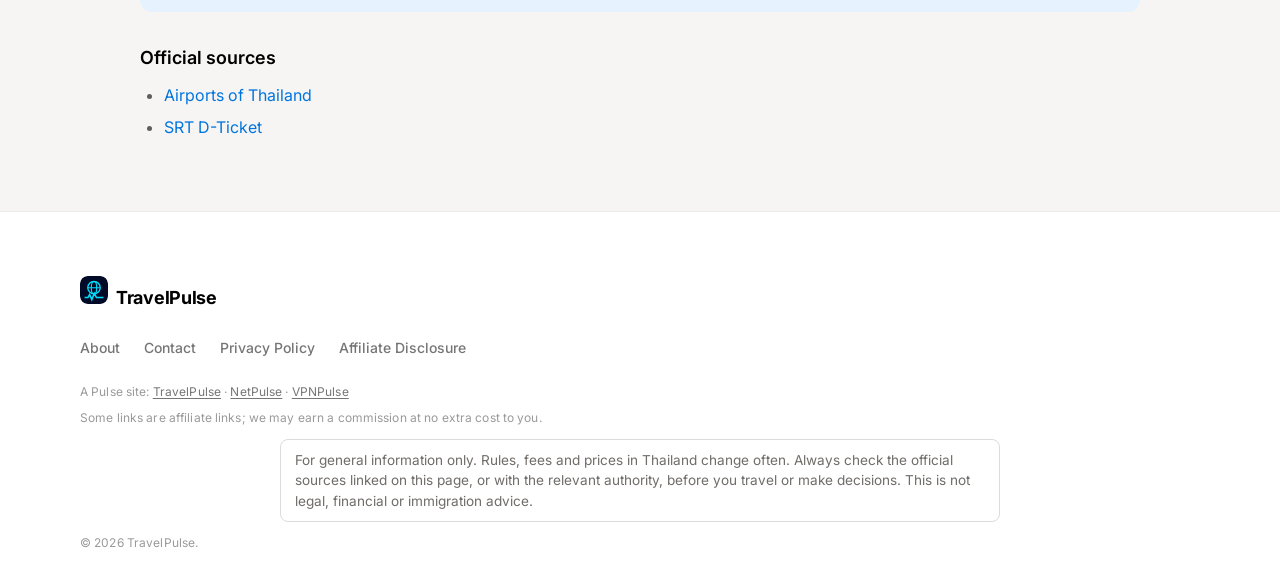
<file: regions.html>
<!DOCTYPE html>
<html lang="en">
<head>
  <meta charset="UTF-8">
  <meta name="viewport" content="width=device-width, initial-scale=1.0">
  <meta name="theme-color" content="#f6f5f4">
  <title>Thailand regions - TravelPulse</title>
  <link rel="icon" type="image/svg+xml" href="img/travelpulse-icon.svg">
  <meta name="description" content="Bangkok, Chiang Rai, Chiang Mai, Pai, Isaan, Gulf islands, Andaman. How to get there.">
  <link rel="canonical" href="https://travelpulse.site/thailand/regions.html">
  <meta property="og:title" content="Thailand regions - TravelPulse">
  <meta property="og:description" content="Bangkok, Chiang Rai, Chiang Mai, Pai, Isaan, Gulf islands, Andaman. How to get there.">
  <meta property="og:url" content="https://travelpulse.site/thailand/regions.html">
  <meta property="og:type" content="website">
  <meta property="og:site_name" content="TravelPulse">
  <meta name="twitter:card" content="summary">
  <link rel="preconnect" href="https://fonts.googleapis.com">
  <link rel="preconnect" href="https://fonts.gstatic.com" crossorigin>
  <link href="https://fonts.googleapis.com/css2?family=Inter:wght@400;500;600;700&family=Source+Serif+4:opsz,wght@8..60,400&display=swap" rel="stylesheet">
  <link rel="stylesheet" href="styles.css">
  <link rel="stylesheet" href="travelpulse.css">
  <link rel="stylesheet" href="thailand.css">
  
</head>
<body>
  <a class="skip-link" href="#main">Skip to content</a>
  <header class="site-header">
    <div class="container">
      <nav class="site-nav" aria-label="Primary">
        <a href="index.html" class="logo"><img class="logo-icon" src="img/travelpulse-icon.svg" alt="" width="28" height="28">TravelPulse</a>
        <a class="th-back" href="https://travelpulse.site/">← TravelPulse</a>
        <button class="nav-toggle" type="button" aria-label="Open menu" aria-expanded="false" aria-controls="primary-menu" onclick="var h=this.closest('.site-header'),o=h.classList.toggle('nav-open');this.setAttribute('aria-expanded',o);this.setAttribute('aria-label',o?'Close menu':'Open menu')"><span class="nav-toggle-bars" aria-hidden="true"><span></span><span></span><span></span></span>Menu</button>
        <ul class="nav-links" id="primary-menu">
          <li class="th-menu-back"><a href="https://travelpulse.site/">← TravelPulse</a></li>
          <li><a href="index.html">Thailand</a></li>
          <li><a href="tourists.html">Tourists</a></li>
          <li><a href="nomads.html">Nomads</a></li>
          <li><a href="retirees.html">Retirees</a></li>
          <li><a href="arrival.html">Arrival</a></li>
          <li><a href="visas.html">Visas</a></li>
          <li><a href="money.html">Money</a></li>
          <li><a href="transport.html">Transport</a></li>
          <li><a href="living.html">Tips</a></li>
          <li><a href="regions.html" class="active" aria-current="page">Regions</a></li>
        </ul>
      </nav>
    </div>
  </header>

  <main id="main" class="page-wrap">
    <div class="container">
      <div class="vpn-wrap">
        <header class="vpn-intro">
          <h1>Regions</h1>
          <p class="lede">Short cards, who each place suits, and how people actually get there. Book stays and seats on the operator's current page.</p>
          <p class="last-checked">Last checked: 2026-10-21</p>
        </header>

        <div class="tools-grid">
          <article class="tool-card">
            <span class="tool-tag">City</span>
            <h3>Bangkok</h3>
            <p>Best for first nights, food, BTS/MRT, and onward tickets. Fly into BKK or DMK; they are not interchangeable. Airport Rail Link from Suvarnabhumi, Grab and Bolt in town.</p>
            <a class="btn btn-primary" href="https://www.agoda.com" target="_blank" rel="nofollow sponsored noopener" data-affiliate="TODO">Find stays on Agoda</a>
          </article>
          <article class="tool-card">
            <span class="tool-tag">North</span>
            <h3>Chiang Rai</h3>
            <p>Best for temples and the border hills: White Temple, Blue Temple, Golden Triangle, Doi Tung, Doi Mae Salong, tea. No train; bus from Bangkok or Chiang Mai, or fly into CEI.</p>
            <a class="btn btn-primary" href="https://12go.asia" target="_blank" rel="nofollow sponsored noopener" data-affiliate="TODO">Buses on 12Go</a>
          </article>
          <article class="tool-card">
            <span class="tool-tag">North</span>
            <h3>Chiang Mai</h3>
            <p>Best for a longer stay, cafes, and a base for the North. Night train to Chiang Mai, buses, or fly into CNX. Haze around February to April is the seasonal caveat.</p>
            <a class="btn btn-primary" href="https://12go.asia" target="_blank" rel="nofollow sponsored noopener" data-affiliate="TODO">Trains and buses on 12Go</a>
          </article>
          <article class="tool-card">
            <span class="tool-tag">North</span>
            <h3>Pai</h3>
            <p>Best for a few slow days in the hills. Van or bus from Chiang Mai. The road is winding; sit if you get motion-sick.</p>
            <a class="btn btn-primary" href="https://12go.asia" target="_blank" rel="nofollow sponsored noopener" data-affiliate="TODO">Vans on 12Go</a>
          </article>
          <article class="tool-card">
            <span class="tool-tag">Northeast</span>
            <h3>Isaan</h3>
            <p>Best for the mainland beyond the tourist loop: food and quieter cities. Buses and trains from Bangkok toward the Mekong.</p>
            <a class="btn btn-primary" href="https://12go.asia" target="_blank" rel="nofollow sponsored noopener" data-affiliate="TODO">Search 12Go</a>
          </article>
          <article class="tool-card">
            <span class="tool-tag">Gulf</span>
            <h3>Samui, Phangan, Tao</h3>
            <p>Best for islands on the Gulf: beaches, parties on Phangan's calendar, diving around Tao. Fly into USM (Samui, Bangkok Airways) or take a ferry from the mainland. The Gulf coast is wettest around November, later than the Andaman side (<a href="https://tmd.go.th/" target="_blank" rel="noopener">TMD</a>).</p>
            
            <a class="btn btn-primary" href="https://12go.asia" target="_blank" rel="nofollow sponsored noopener" data-affiliate="TODO">Ferries on 12Go</a>
          </article>
          <article class="tool-card">
            <span class="tool-tag">Andaman</span>
            <h3>Phuket, Krabi, Lanta</h3>
            <p>Best for Andaman water and limestone. Fly into HKT or the Krabi airport, then van or ferry. Book onward seats in the high season before you land.</p>
            <a class="btn btn-primary" href="https://www.agoda.com" target="_blank" rel="nofollow sponsored noopener" data-affiliate="TODO">Find stays on Agoda</a>
          </article>
        </div>

        <aside class="vpn-cta">
          <h2>Book the seat and the bed</h2>
          <p>12Go for buses, trains and ferries. Agoda for rooms. Check the live price; nothing on this page is a fare.</p>
          <p>
            <a class="btn btn-primary" href="https://12go.asia" target="_blank" rel="nofollow sponsored noopener" data-affiliate="TODO">12Go</a>
            <a class="btn btn-ghost" href="https://www.agoda.com" target="_blank" rel="nofollow sponsored noopener" data-affiliate="TODO">Agoda</a>
            <a class="btn btn-ghost" href="https://www.booking.com" target="_blank" rel="nofollow sponsored noopener" data-affiliate="TODO">Booking.com</a>
          </p>
        </aside>
                <aside class="disclaimer-box" role="note">
          <p>This is information only, not legal or immigration advice. Rules change. Confirm with Thai Immigration and your embassy before you travel or apply.</p>
        </aside>
                <section class="sources" aria-labelledby="sources-title">
          <h2 id="sources-title">Official sources</h2>
          <ul>
            <li><a href="https://www.airportthai.co.th" target="_blank" rel="noopener">Airports of Thailand</a></li>
            <li><a href="https://dticket.railway.co.th" target="_blank" rel="noopener">SRT D-Ticket</a></li>
          </ul>
        </section>
      </div>
    </div>
  </main>
  <footer class="site-footer">
    <div class="container">
      <a href="index.html" class="logo"><img class="logo-icon" src="img/travelpulse-icon.svg" alt="" width="28" height="28">TravelPulse</a>
      <ul class="footer-links">
        <li><a href="https://travelpulse.site/about.html">About</a></li>
        <li><a href="https://travelpulse.site/contact.html">Contact</a></li>
        <li><a href="https://travelpulse.site/privacy.html">Privacy Policy</a></li>
        <li><a href="https://travelpulse.site/affiliate-disclosure.html">Affiliate Disclosure</a></li>
      </ul>
      <p class="footer-copy">A Pulse site: <a href="https://travelpulse.site/">TravelPulse</a> · <a href="https://netpulse.site" target="_blank" rel="noopener">NetPulse</a> · <a href="https://vpnpulse.site" target="_blank" rel="noopener">VPNPulse</a></p>
      <p class="footer-copy">Some links are affiliate links; we may earn a commission at no extra cost to you.</p>
      <p class="footer-disclaimer">For general information only. Rules, fees and prices in Thailand change often. Always check the official sources linked on this page, or with the relevant authority, before you travel or make decisions. This is not legal, financial or immigration advice.</p>
      <p class="footer-copy">&copy; 2026 TravelPulse.</p>
    </div>
  </footer>
  <script src="thailand.js"></script>
</body>
</html>
</file>
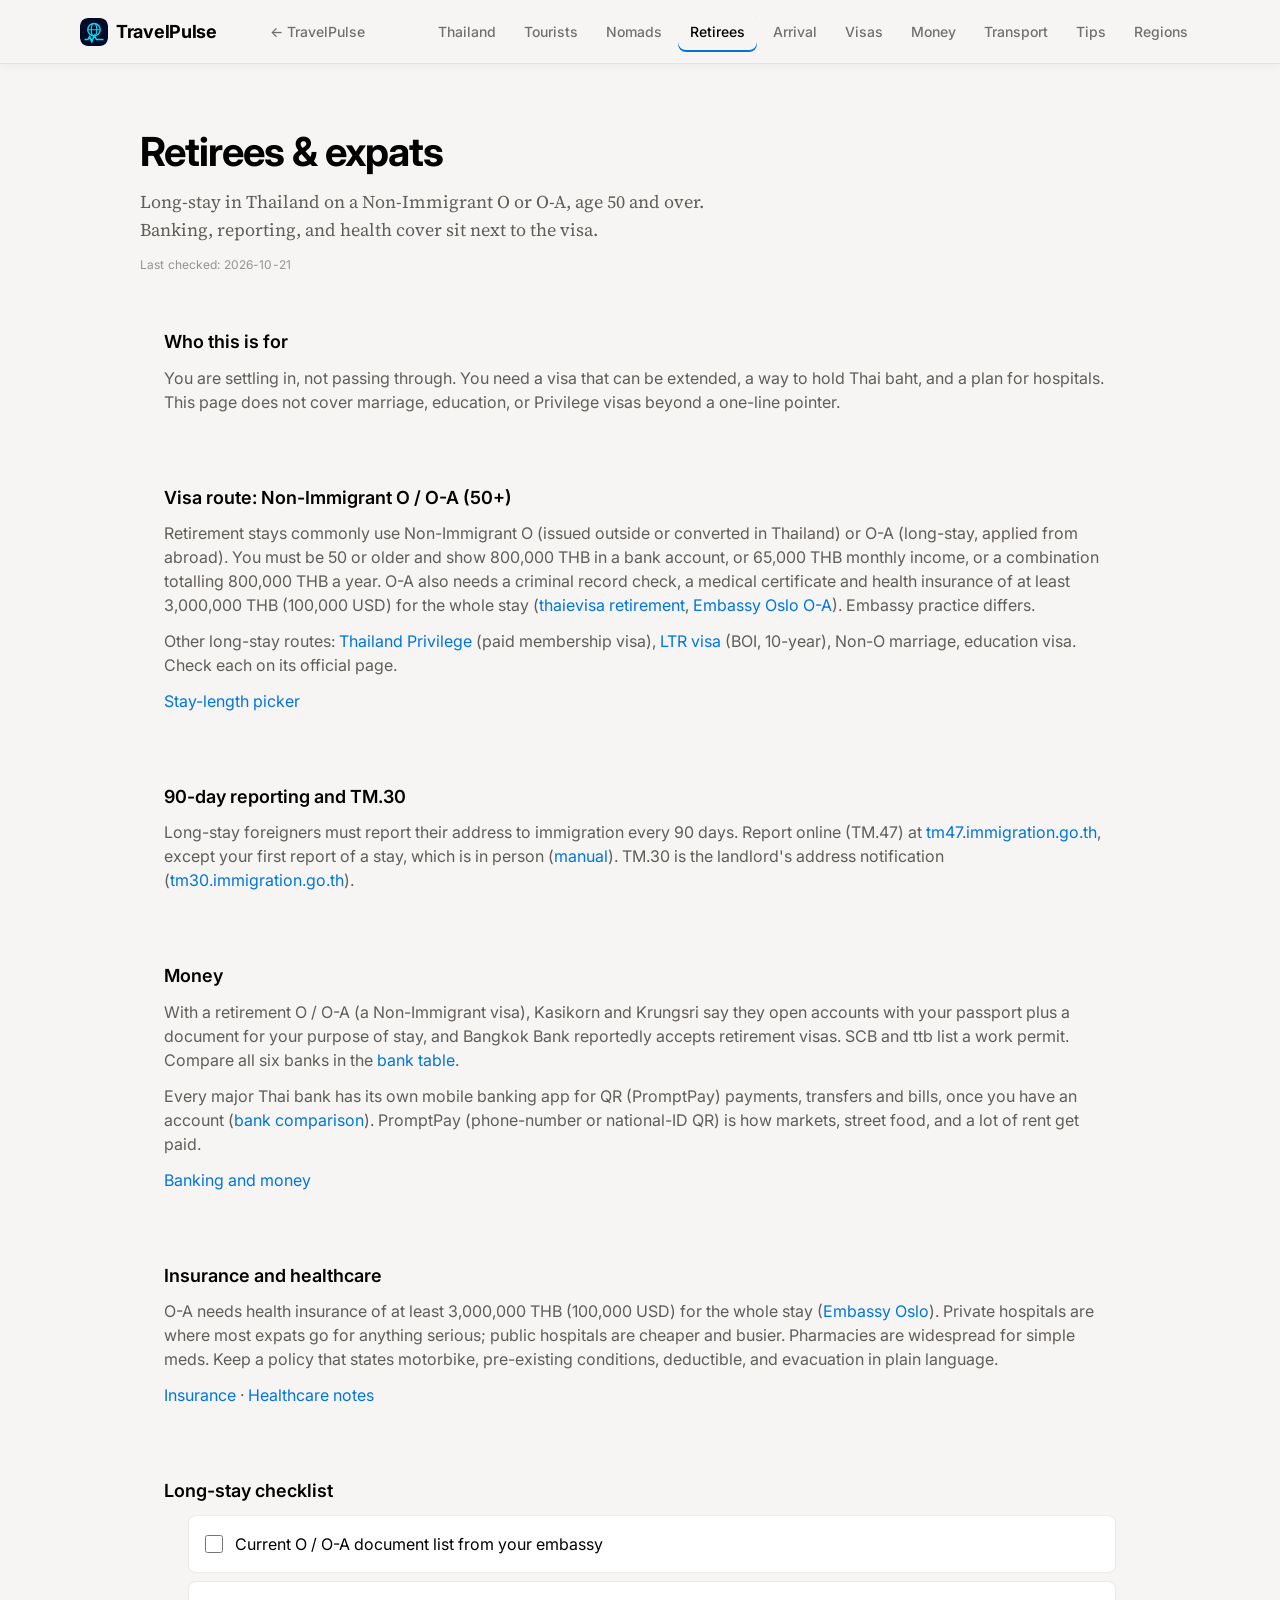
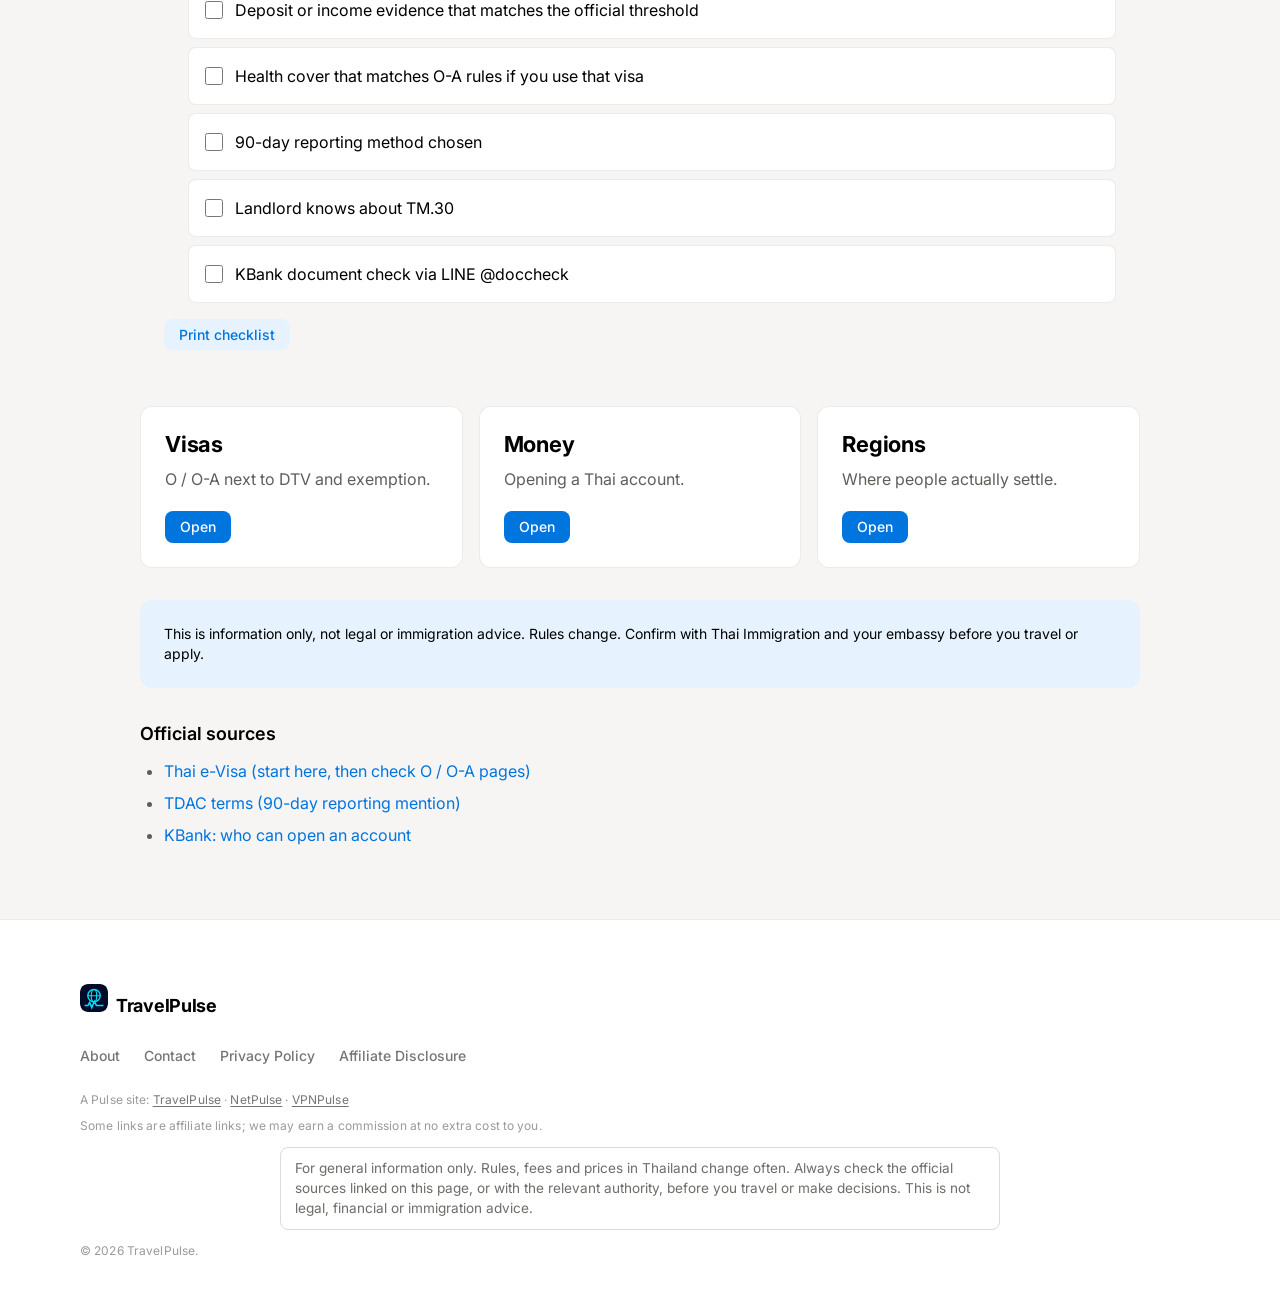
<file: retirees.html>
<!DOCTYPE html>
<html lang="en">
<head>
  <meta charset="UTF-8">
  <meta name="viewport" content="width=device-width, initial-scale=1.0">
  <meta name="theme-color" content="#f6f5f4">
  <title>Thailand for retirees and expats - TravelPulse</title>
  <link rel="icon" type="image/svg+xml" href="img/travelpulse-icon.svg">
  <meta name="description" content="Non-Immigrant O and O-A, 90-day reporting, Thai banking, and long-stay health cover. Confirm figures on official sites.">
  <link rel="canonical" href="https://travelpulse.site/thailand/retirees.html">
  <meta property="og:title" content="Thailand for retirees and expats - TravelPulse">
  <meta property="og:description" content="Non-Immigrant O and O-A, 90-day reporting, Thai banking, and long-stay health cover. Confirm figures on official sites.">
  <meta property="og:url" content="https://travelpulse.site/thailand/retirees.html">
  <meta property="og:type" content="website">
  <meta property="og:site_name" content="TravelPulse">
  <meta name="twitter:card" content="summary">
  <link rel="preconnect" href="https://fonts.googleapis.com">
  <link rel="preconnect" href="https://fonts.gstatic.com" crossorigin>
  <link href="https://fonts.googleapis.com/css2?family=Inter:wght@400;500;600;700&family=Source+Serif+4:opsz,wght@8..60,400&display=swap" rel="stylesheet">
  <link rel="stylesheet" href="styles.css">
  <link rel="stylesheet" href="travelpulse.css">
  <link rel="stylesheet" href="thailand.css">
  
</head>
<body>
  <a class="skip-link" href="#main">Skip to content</a>
  <header class="site-header">
    <div class="container">
      <nav class="site-nav" aria-label="Primary">
        <a href="index.html" class="logo"><img class="logo-icon" src="img/travelpulse-icon.svg" alt="" width="28" height="28">TravelPulse</a>
        <a class="th-back" href="https://travelpulse.site/">← TravelPulse</a>
        <button class="nav-toggle" type="button" aria-label="Open menu" aria-expanded="false" aria-controls="primary-menu" onclick="var h=this.closest('.site-header'),o=h.classList.toggle('nav-open');this.setAttribute('aria-expanded',o);this.setAttribute('aria-label',o?'Close menu':'Open menu')"><span class="nav-toggle-bars" aria-hidden="true"><span></span><span></span><span></span></span>Menu</button>
        <ul class="nav-links" id="primary-menu">
          <li class="th-menu-back"><a href="https://travelpulse.site/">← TravelPulse</a></li>
          <li><a href="index.html">Thailand</a></li>
          <li><a href="tourists.html">Tourists</a></li>
          <li><a href="nomads.html">Nomads</a></li>
          <li><a href="retirees.html" class="active" aria-current="page">Retirees</a></li>
          <li><a href="arrival.html">Arrival</a></li>
          <li><a href="visas.html">Visas</a></li>
          <li><a href="money.html">Money</a></li>
          <li><a href="transport.html">Transport</a></li>
          <li><a href="living.html">Tips</a></li>
          <li><a href="regions.html">Regions</a></li>
        </ul>
      </nav>
    </div>
  </header>

  <main id="main" class="page-wrap">
    <div class="container">
      <div class="vpn-wrap">
        <header class="vpn-intro">
          <h1>Retirees &amp; expats</h1>
          <p class="lede">Long-stay in Thailand on a Non-Immigrant O or O-A, age 50 and over. Banking, reporting, and health cover sit next to the visa.</p>
          <p class="last-checked">Last checked: 2026-10-21</p>
        </header>

        <div class="policy-section">
          <h2>Who this is for</h2>
          <p>You are settling in, not passing through. You need a visa that can be extended, a way to hold Thai baht, and a plan for hospitals. This page does not cover marriage, education, or Privilege visas beyond a one-line pointer.</p>
        </div>

        <div class="policy-section">
          <h2>Visa route: Non-Immigrant O / O-A (50+)</h2>
          <p>Retirement stays commonly use Non-Immigrant O (issued outside or converted in Thailand) or O-A (long-stay, applied from abroad). You must be 50 or older and show 800,000 THB in a bank account, or 65,000 THB monthly income, or a combination totalling 800,000 THB a year. O-A also needs a criminal record check, a medical certificate and health insurance of at least 3,000,000 THB (100,000 USD) for the whole stay (<a href="https://www.thaievisa.go.th/visa/retirement" target="_blank" rel="noopener">thaievisa retirement</a>, <a href="https://oslo.thaiembassy.org/en/page/non-immigrant-o-a-long-stay?menu=" target="_blank" rel="noopener">Embassy Oslo O-A</a>). Embassy practice differs.</p>
          
          <p>Other long-stay routes: <a href="https://www.thailandprivilege.co.th/home" target="_blank" rel="noopener">Thailand Privilege</a> (paid membership visa), <a href="https://ltr.boi.go.th/" target="_blank" rel="noopener">LTR visa</a> (BOI, 10-year), Non-O marriage, education visa. Check each on its official page.</p>
          
          <p><a href="visas.html">Stay-length picker</a></p>
        </div>

        <div class="policy-section">
          <h2>90-day reporting and TM.30</h2>
          <p>Long-stay foreigners must report their address to immigration every 90 days. Report online (TM.47) at <a href="https://tm47.immigration.go.th/tm47/" target="_blank" rel="noopener">tm47.immigration.go.th</a>, except your first report of a stay, which is in person (<a href="https://bangkok.immigration.go.th/en/tm47online-manual/" target="_blank" rel="noopener">manual</a>). TM.30 is the landlord's address notification (<a href="https://tm30.immigration.go.th/" target="_blank" rel="noopener">tm30.immigration.go.th</a>).</p>
          
        </div>

        <div class="policy-section">
          <h2>Money</h2>
          <p>With a retirement O / O-A (a Non-Immigrant visa), Kasikorn and Krungsri say they open accounts with your passport plus a document for your purpose of stay, and Bangkok Bank reportedly accepts retirement visas. SCB and ttb list a work permit. Compare all six banks in the <a href="money.html#thai-banks">bank table</a>.</p>
          <p>Every major Thai bank has its own mobile banking app for QR (PromptPay) payments, transfers and bills, once you have an account (<a href="money.html#thai-banks">bank comparison</a>). PromptPay (phone-number or national-ID QR) is how markets, street food, and a lot of rent get paid.</p>
          <p><a href="money.html">Banking and money</a></p>
        </div>

        <div class="policy-section">
          <h2>Insurance and healthcare</h2>
          <p>O-A needs health insurance of at least 3,000,000 THB (100,000 USD) for the whole stay (<a href="https://oslo.thaiembassy.org/en/page/non-immigrant-o-a-long-stay?menu=" target="_blank" rel="noopener">Embassy Oslo</a>). Private hospitals are where most expats go for anything serious; public hospitals are cheaper and busier. Pharmacies are widespread for simple meds. Keep a policy that states motorbike, pre-existing conditions, deductible, and evacuation in plain language.</p>
          
          <p><a href="insurance.html">Insurance</a> · <a href="living.html">Healthcare notes</a></p>
        </div>

        <div class="policy-section">
          <h2>Long-stay checklist</h2>
          <ul class="checklist" data-checklist="retiree">
            <li><label><input type="checkbox" data-key="visa"> Current O / O-A document list from your embassy</label></li>
            <li><label><input type="checkbox" data-key="funds"> Deposit or income evidence that matches the official threshold</label></li>
            <li><label><input type="checkbox" data-key="ins"> Health cover that matches O-A rules if you use that visa</label></li>
            <li><label><input type="checkbox" data-key="90"> 90-day reporting method chosen</label></li>
            <li><label><input type="checkbox" data-key="tm30"> Landlord knows about TM.30</label></li>
            <li><label><input type="checkbox" data-key="bank"> KBank document check via LINE @doccheck</label></li>
          </ul>
          <div class="checklist-actions">
            <button type="button" class="btn btn-ghost" data-print>Print checklist</button>
          </div>
        </div>

        <div class="tools-grid follow-grid">
          <article class="tool-card"><h3>Visas</h3><p>O / O-A next to DTV and exemption.</p><a class="btn btn-primary" href="visas.html">Open</a></article>
          <article class="tool-card"><h3>Money</h3><p>Opening a Thai account.</p><a class="btn btn-primary" href="money.html">Open</a></article>
          <article class="tool-card"><h3>Regions</h3><p>Where people actually settle.</p><a class="btn btn-primary" href="regions.html">Open</a></article>
        </div>
                <aside class="disclaimer-box" role="note">
          <p>This is information only, not legal or immigration advice. Rules change. Confirm with Thai Immigration and your embassy before you travel or apply.</p>
        </aside>
                <section class="sources" aria-labelledby="sources-title">
          <h2 id="sources-title">Official sources</h2>
          <ul>
            <li><a href="https://www.thaievisa.go.th/visa/dtv-visa" target="_blank" rel="noopener">Thai e-Visa (start here, then check O / O-A pages)</a></li>
            <li><a href="https://tdac.immigration.go.th/arrival-card/" target="_blank" rel="noopener">TDAC terms (90-day reporting mention)</a></li>
            <li><a href="https://www.kasikornbank.com/en/personal/account/pages/savings.aspx" target="_blank" rel="noopener">KBank: who can open an account</a></li>
          </ul>
        </section>
      </div>
    </div>
  </main>
  <footer class="site-footer">
    <div class="container">
      <a href="index.html" class="logo"><img class="logo-icon" src="img/travelpulse-icon.svg" alt="" width="28" height="28">TravelPulse</a>
      <ul class="footer-links">
        <li><a href="https://travelpulse.site/about.html">About</a></li>
        <li><a href="https://travelpulse.site/contact.html">Contact</a></li>
        <li><a href="https://travelpulse.site/privacy.html">Privacy Policy</a></li>
        <li><a href="https://travelpulse.site/affiliate-disclosure.html">Affiliate Disclosure</a></li>
      </ul>
      <p class="footer-copy">A Pulse site: <a href="https://travelpulse.site/">TravelPulse</a> · <a href="https://netpulse.site" target="_blank" rel="noopener">NetPulse</a> · <a href="https://vpnpulse.site" target="_blank" rel="noopener">VPNPulse</a></p>
      <p class="footer-copy">Some links are affiliate links; we may earn a commission at no extra cost to you.</p>
      <p class="footer-disclaimer">For general information only. Rules, fees and prices in Thailand change often. Always check the official sources linked on this page, or with the relevant authority, before you travel or make decisions. This is not legal, financial or immigration advice.</p>
      <p class="footer-copy">&copy; 2026 TravelPulse.</p>
    </div>
  </footer>
  <script src="thailand.js"></script>
</body>
</html>
</file>
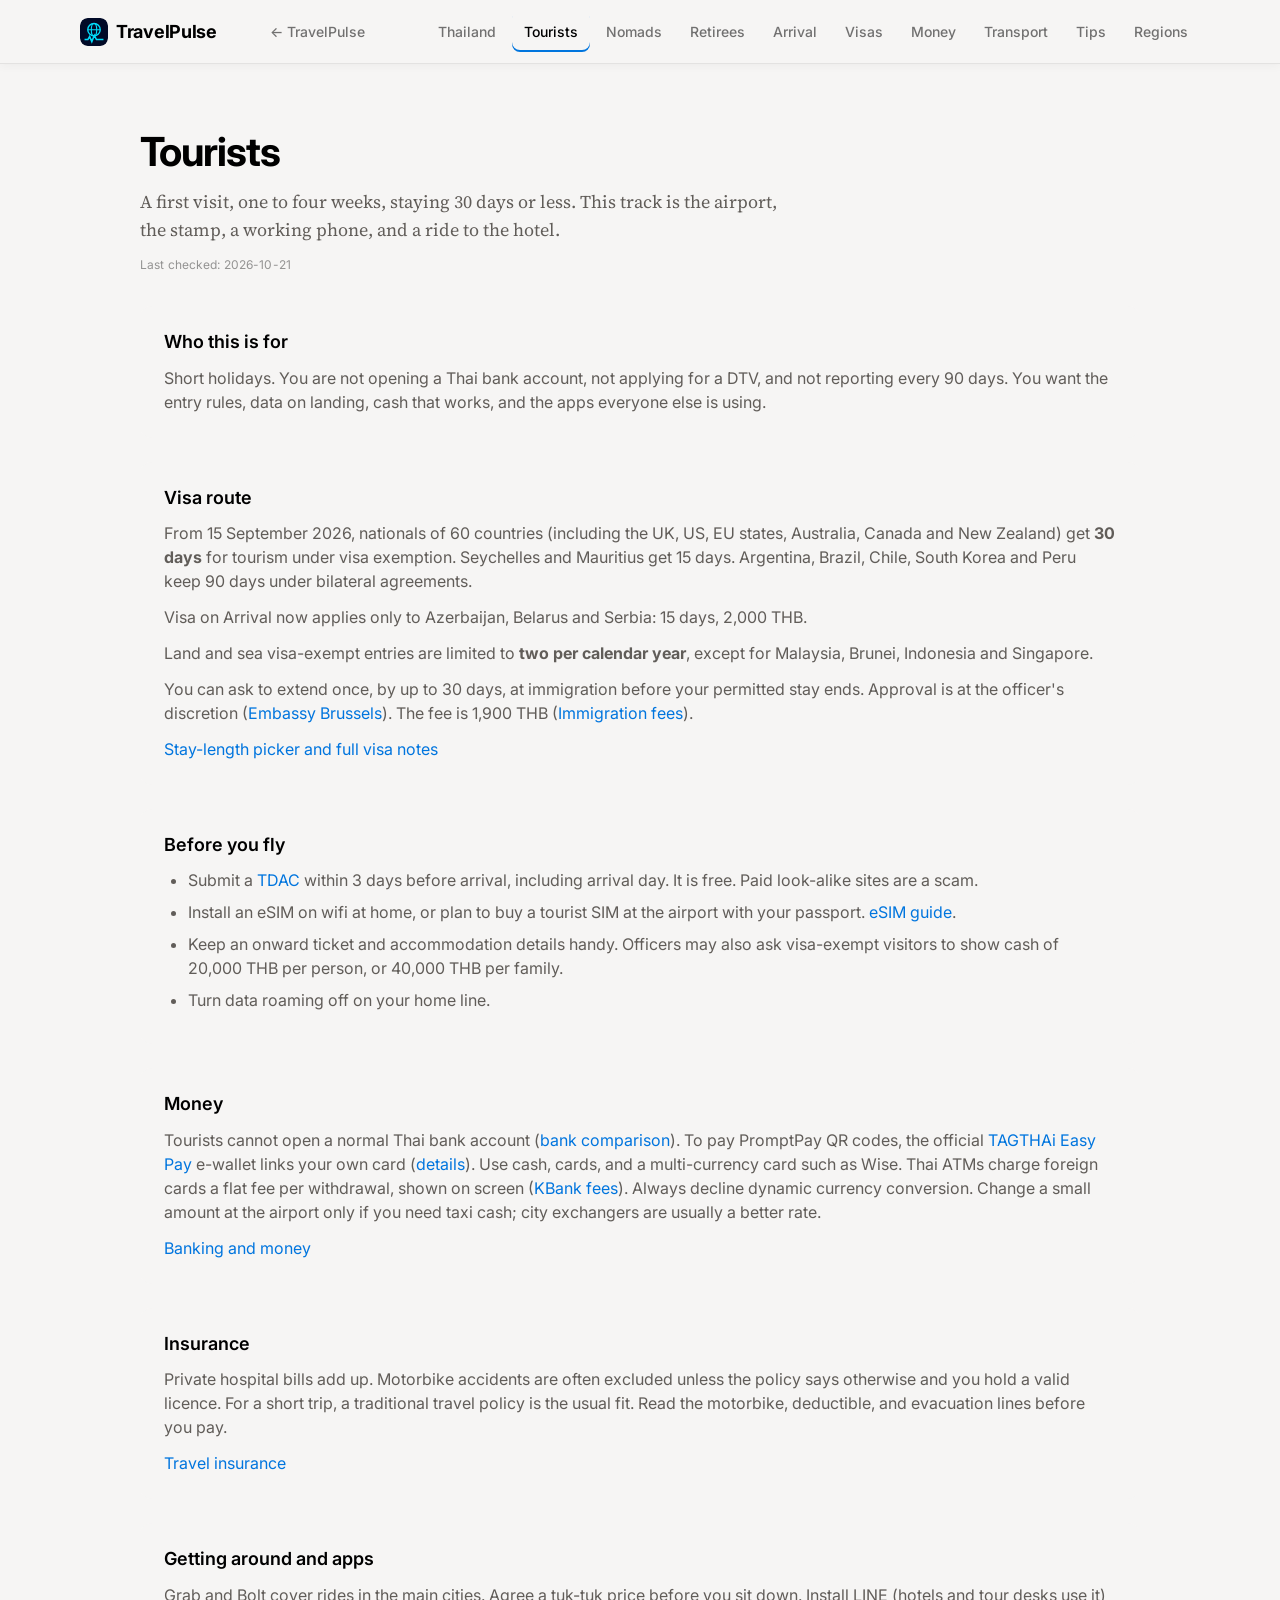
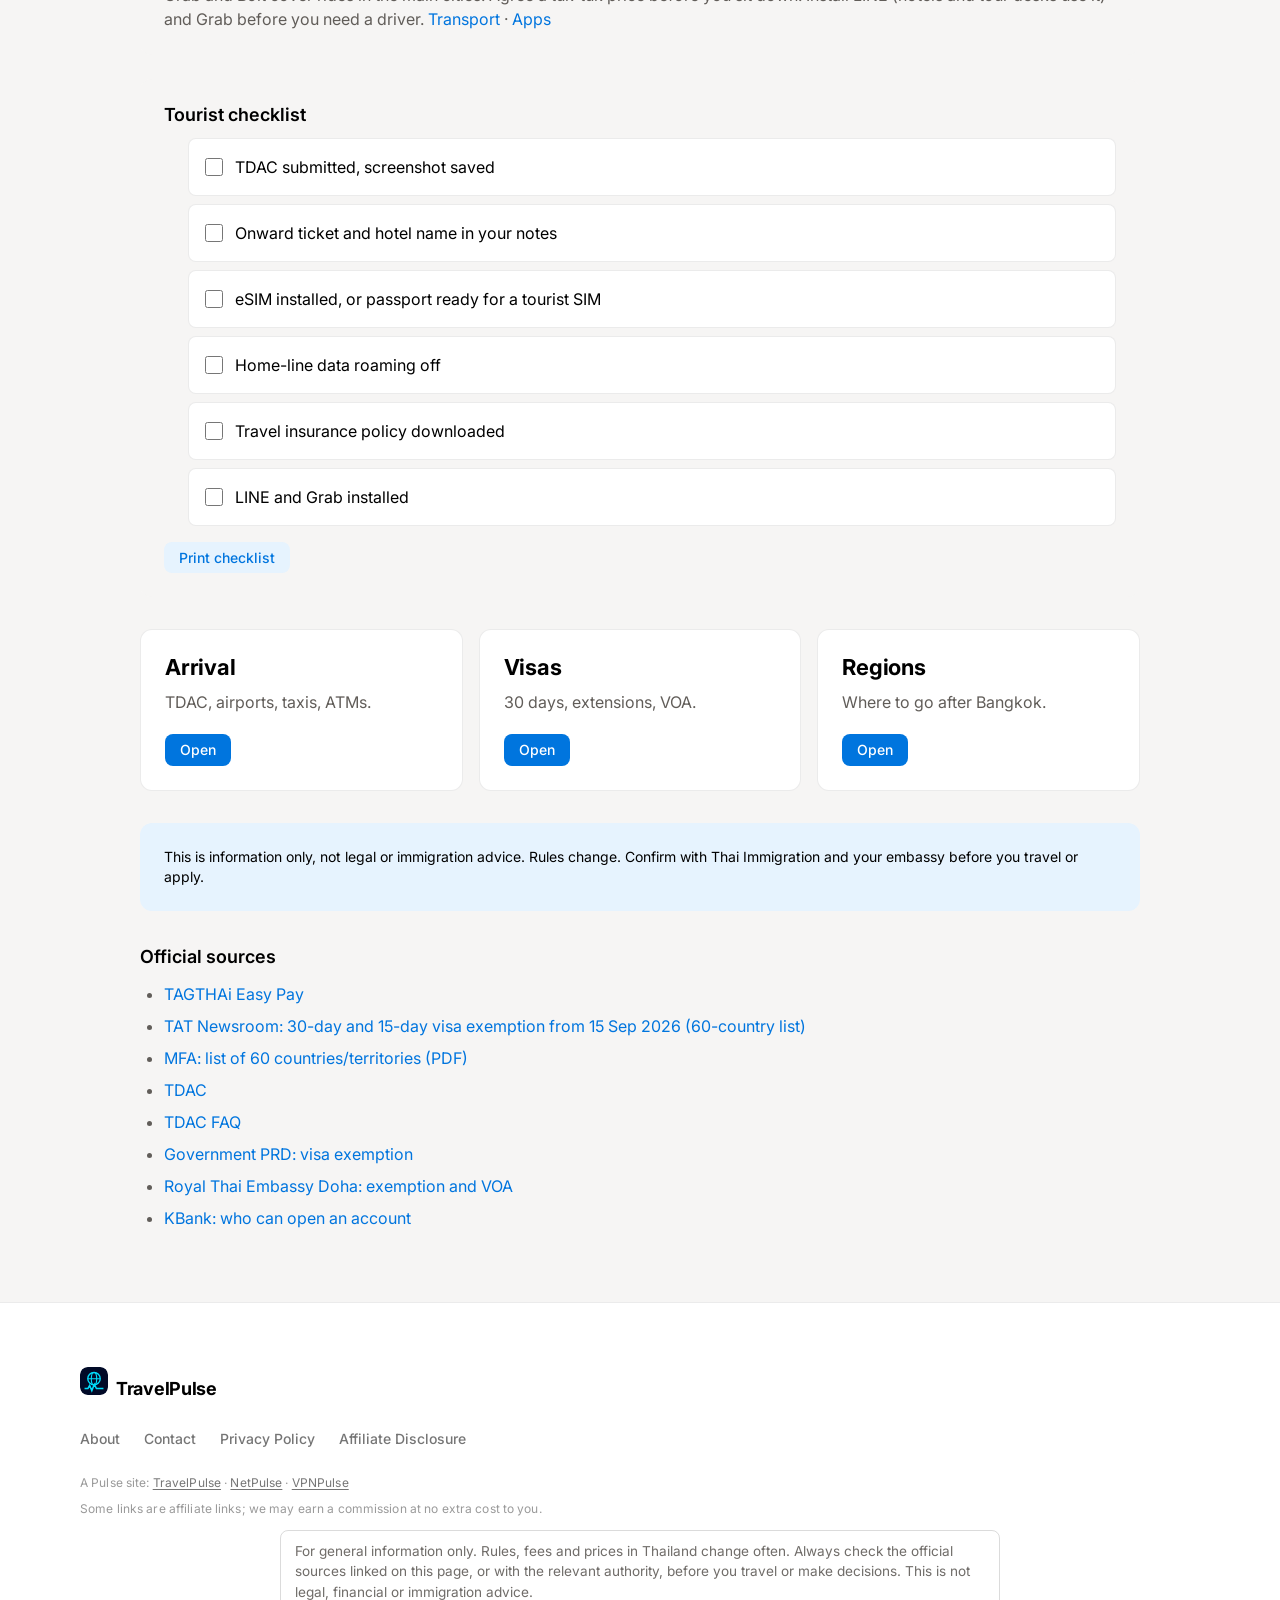
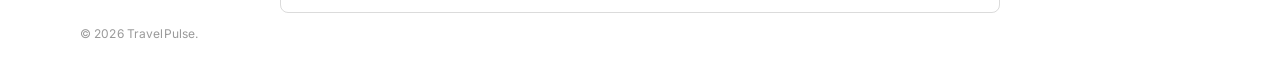
<file: tourists.html>
<!DOCTYPE html>
<html lang="en">
<head>
  <meta charset="UTF-8">
  <meta name="viewport" content="width=device-width, initial-scale=1.0">
  <meta name="theme-color" content="#f6f5f4">
  <title>Thailand for tourists - TravelPulse</title>
  <link rel="icon" type="image/svg+xml" href="img/travelpulse-icon.svg">
  <meta name="description" content="30-day visa exemption, TDAC, eSIM, cash and the first-week checklist for a short trip to Thailand.">
  <link rel="canonical" href="https://travelpulse.site/thailand/tourists.html">
  <meta property="og:title" content="Thailand for tourists - TravelPulse">
  <meta property="og:description" content="30-day visa exemption, TDAC, eSIM, cash and the first-week checklist for a short trip to Thailand.">
  <meta property="og:url" content="https://travelpulse.site/thailand/tourists.html">
  <meta property="og:type" content="website">
  <meta property="og:site_name" content="TravelPulse">
  <meta name="twitter:card" content="summary">
  <link rel="preconnect" href="https://fonts.googleapis.com">
  <link rel="preconnect" href="https://fonts.gstatic.com" crossorigin>
  <link href="https://fonts.googleapis.com/css2?family=Inter:wght@400;500;600;700&family=Source+Serif+4:opsz,wght@8..60,400&display=swap" rel="stylesheet">
  <link rel="stylesheet" href="styles.css">
  <link rel="stylesheet" href="travelpulse.css">
  <link rel="stylesheet" href="thailand.css">
  
</head>
<body>
  <a class="skip-link" href="#main">Skip to content</a>
  <header class="site-header">
    <div class="container">
      <nav class="site-nav" aria-label="Primary">
        <a href="index.html" class="logo"><img class="logo-icon" src="img/travelpulse-icon.svg" alt="" width="28" height="28">TravelPulse</a>
        <a class="th-back" href="https://travelpulse.site/">← TravelPulse</a>
        <button class="nav-toggle" type="button" aria-label="Open menu" aria-expanded="false" aria-controls="primary-menu" onclick="var h=this.closest('.site-header'),o=h.classList.toggle('nav-open');this.setAttribute('aria-expanded',o);this.setAttribute('aria-label',o?'Close menu':'Open menu')"><span class="nav-toggle-bars" aria-hidden="true"><span></span><span></span><span></span></span>Menu</button>
        <ul class="nav-links" id="primary-menu">
          <li class="th-menu-back"><a href="https://travelpulse.site/">← TravelPulse</a></li>
          <li><a href="index.html">Thailand</a></li>
          <li><a href="tourists.html" class="active" aria-current="page">Tourists</a></li>
          <li><a href="nomads.html">Nomads</a></li>
          <li><a href="retirees.html">Retirees</a></li>
          <li><a href="arrival.html">Arrival</a></li>
          <li><a href="visas.html">Visas</a></li>
          <li><a href="money.html">Money</a></li>
          <li><a href="transport.html">Transport</a></li>
          <li><a href="living.html">Tips</a></li>
          <li><a href="regions.html">Regions</a></li>
        </ul>
      </nav>
    </div>
  </header>

  <main id="main" class="page-wrap">
    <div class="container">
      <div class="vpn-wrap">
        <header class="vpn-intro">
          <h1>Tourists</h1>
          <p class="lede">A first visit, one to four weeks, staying 30 days or less. This track is the airport, the stamp, a working phone, and a ride to the hotel.</p>
          <p class="last-checked">Last checked: 2026-10-21</p>
        </header>

        <div class="policy-section">
          <h2>Who this is for</h2>
          <p>Short holidays. You are not opening a Thai bank account, not applying for a DTV, and not reporting every 90 days. You want the entry rules, data on landing, cash that works, and the apps everyone else is using.</p>
        </div>

        <div class="policy-section">
          <h2>Visa route</h2>
          <p>From 15 September 2026, nationals of 60 countries (including the UK, US, EU states, Australia, Canada and New Zealand) get <strong>30 days</strong> for tourism under visa exemption. Seychelles and Mauritius get 15 days. Argentina, Brazil, Chile, South Korea and Peru keep 90 days under bilateral agreements.</p>
          <p>Visa on Arrival now applies only to Azerbaijan, Belarus and Serbia: 15 days, 2,000 THB.</p>
          <p>Land and sea visa-exempt entries are limited to <strong>two per calendar year</strong>, except for Malaysia, Brunei, Indonesia and Singapore.</p>
          <p>You can ask to extend once, by up to 30 days, at immigration before your permitted stay ends. Approval is at the officer's discretion (<a href="https://brussels.thaiembassy.org/en/page/visa-exemption" target="_blank" rel="noopener">Embassy Brussels</a>). The fee is 1,900 THB (<a href="https://bangkok.immigration.go.th/en/fee_en/" target="_blank" rel="noopener">Immigration fees</a>).</p>
          
          <p><a href="visas.html">Stay-length picker and full visa notes</a></p>
        </div>

        <div class="policy-section">
          <h2>Before you fly</h2>
          <ul>
            <li>Submit a <a href="https://tdac.immigration.go.th" target="_blank" rel="noopener">TDAC</a> within 3 days before arrival, including arrival day. It is free. Paid look-alike sites are a scam.</li>
            <li>Install an eSIM on wifi at home, or plan to buy a tourist SIM at the airport with your passport. <a href="esim.html">eSIM guide</a>.</li>
            <li>Keep an onward ticket and accommodation details handy. Officers may also ask visa-exempt visitors to show cash of 20,000 THB per person, or 40,000 THB per family.</li>
            <li>Turn data roaming off on your home line.</li>
          </ul>
        </div>

        <div class="policy-section">
          <h2>Money</h2>
          <p>Tourists cannot open a normal Thai bank account (<a href="money.html#thai-banks">bank comparison</a>). To pay PromptPay QR codes, the official <a href="https://www.tagthai.com/easy-pay" target="_blank" rel="noopener">TAGTHAi Easy Pay</a> e-wallet links your own card (<a href="money.html#tagthai-easy-pay">details</a>). Use cash, cards, and a multi-currency card such as Wise. Thai ATMs charge foreign cards a flat fee per withdrawal, shown on screen (<a href="https://www.kasikornbank.com/en/rate/fee/ChargesDoc/ServicingFees_en.pdf" target="_blank" rel="noopener">KBank fees</a>). Always decline dynamic currency conversion. Change a small amount at the airport only if you need taxi cash; city exchangers are usually a better rate.</p>
          
          <p><a href="money.html">Banking and money</a></p>
        </div>

        <div class="policy-section">
          <h2>Insurance</h2>
          <p>Private hospital bills add up. Motorbike accidents are often excluded unless the policy says otherwise and you hold a valid licence. For a short trip, a traditional travel policy is the usual fit. Read the motorbike, deductible, and evacuation lines before you pay.</p>
          <p><a href="insurance.html">Travel insurance</a></p>
        </div>

        <div class="policy-section">
          <h2>Getting around and apps</h2>
          <p>Grab and Bolt cover rides in the main cities. Agree a tuk-tuk price before you sit down. Install LINE (hotels and tour desks use it) and Grab before you need a driver. <a href="transport.html">Transport</a> · <a href="apps.html">Apps</a></p>
        </div>

        <div class="policy-section">
          <h2>Tourist checklist</h2>
          <ul class="checklist" data-checklist="tourist">
            <li><label><input type="checkbox" data-key="tdac"> TDAC submitted, screenshot saved</label></li>
            <li><label><input type="checkbox" data-key="onward"> Onward ticket and hotel name in your notes</label></li>
            <li><label><input type="checkbox" data-key="esim"> eSIM installed, or passport ready for a tourist SIM</label></li>
            <li><label><input type="checkbox" data-key="roam"> Home-line data roaming off</label></li>
            <li><label><input type="checkbox" data-key="ins"> Travel insurance policy downloaded</label></li>
            <li><label><input type="checkbox" data-key="apps"> LINE and Grab installed</label></li>
          </ul>
          <div class="checklist-actions">
            <button type="button" class="btn btn-ghost" data-print>Print checklist</button>
          </div>
        </div>

        <div class="tools-grid follow-grid">
          <article class="tool-card"><h3>Arrival</h3><p>TDAC, airports, taxis, ATMs.</p><a class="btn btn-primary" href="arrival.html">Open</a></article>
          <article class="tool-card"><h3>Visas</h3><p>30 days, extensions, VOA.</p><a class="btn btn-primary" href="visas.html">Open</a></article>
          <article class="tool-card"><h3>Regions</h3><p>Where to go after Bangkok.</p><a class="btn btn-primary" href="regions.html">Open</a></article>
        </div>
                <aside class="disclaimer-box" role="note">
          <p>This is information only, not legal or immigration advice. Rules change. Confirm with Thai Immigration and your embassy before you travel or apply.</p>
        </aside>
                <section class="sources" aria-labelledby="sources-title">
          <h2 id="sources-title">Official sources</h2>
          <ul>
            <li><a href="https://www.tagthai.com/easy-pay" target="_blank" rel="noopener">TAGTHAi Easy Pay</a></li>
            <li><a href="https://www.tatnews.org/2026/09/thailand-introduces-new-30-day-and-15-day-visa-exemption-rules-from-15-september/" target="_blank" rel="noopener">TAT Newsroom: 30-day and 15-day visa exemption from 15 Sep 2026 (60-country list)</a></li>
            <li><a href="https://image.mfa.go.th/mfa/0/zE6021nSnu/0303/%E0%B8%9C.30.pdf" target="_blank" rel="noopener">MFA: list of 60 countries/territories (PDF)</a></li>
            <li><a href="https://tdac.immigration.go.th" target="_blank" rel="noopener">TDAC</a></li>
            <li><a href="https://tdac.immigration.go.th/manual/en/faq.html" target="_blank" rel="noopener">TDAC FAQ</a></li>
            <li><a href="https://thailand.prd.go.th/en/content/category/detail/id/48/iid/538547" target="_blank" rel="noopener">Government PRD: visa exemption</a></li>
            <li><a href="https://doha.thaiembassy.org/en/publicservice/tourist-visa-exemption-visa-on-arrival?menu=" target="_blank" rel="noopener">Royal Thai Embassy Doha: exemption and VOA</a></li>
            <li><a href="https://www.kasikornbank.com/en/personal/account/pages/savings.aspx" target="_blank" rel="noopener">KBank: who can open an account</a></li>
          </ul>
        </section>
      </div>
    </div>
  </main>
  <footer class="site-footer">
    <div class="container">
      <a href="index.html" class="logo"><img class="logo-icon" src="img/travelpulse-icon.svg" alt="" width="28" height="28">TravelPulse</a>
      <ul class="footer-links">
        <li><a href="https://travelpulse.site/about.html">About</a></li>
        <li><a href="https://travelpulse.site/contact.html">Contact</a></li>
        <li><a href="https://travelpulse.site/privacy.html">Privacy Policy</a></li>
        <li><a href="https://travelpulse.site/affiliate-disclosure.html">Affiliate Disclosure</a></li>
      </ul>
      <p class="footer-copy">A Pulse site: <a href="https://travelpulse.site/">TravelPulse</a> · <a href="https://netpulse.site" target="_blank" rel="noopener">NetPulse</a> · <a href="https://vpnpulse.site" target="_blank" rel="noopener">VPNPulse</a></p>
      <p class="footer-copy">Some links are affiliate links; we may earn a commission at no extra cost to you.</p>
      <p class="footer-disclaimer">For general information only. Rules, fees and prices in Thailand change often. Always check the official sources linked on this page, or with the relevant authority, before you travel or make decisions. This is not legal, financial or immigration advice.</p>
      <p class="footer-copy">&copy; 2026 TravelPulse.</p>
    </div>
  </footer>
  <script src="thailand.js"></script>
</body>
</html>
</file>
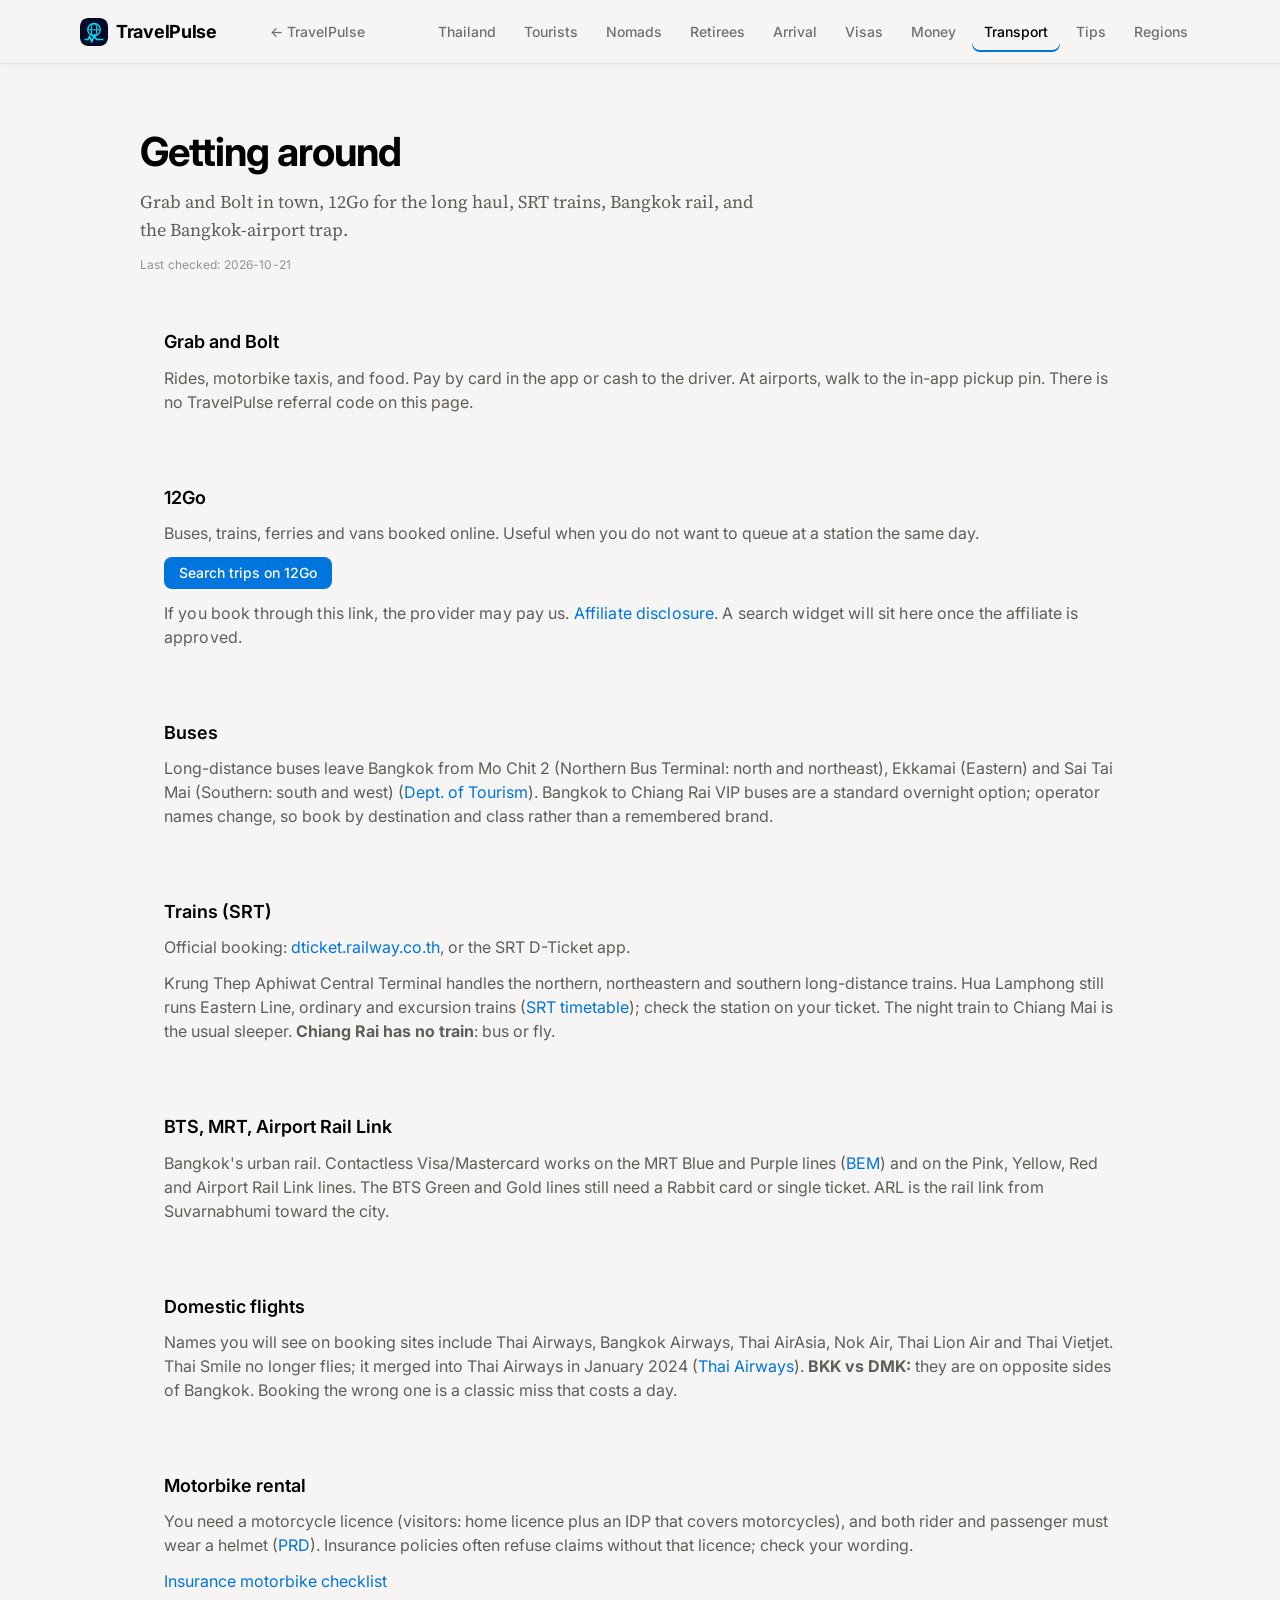
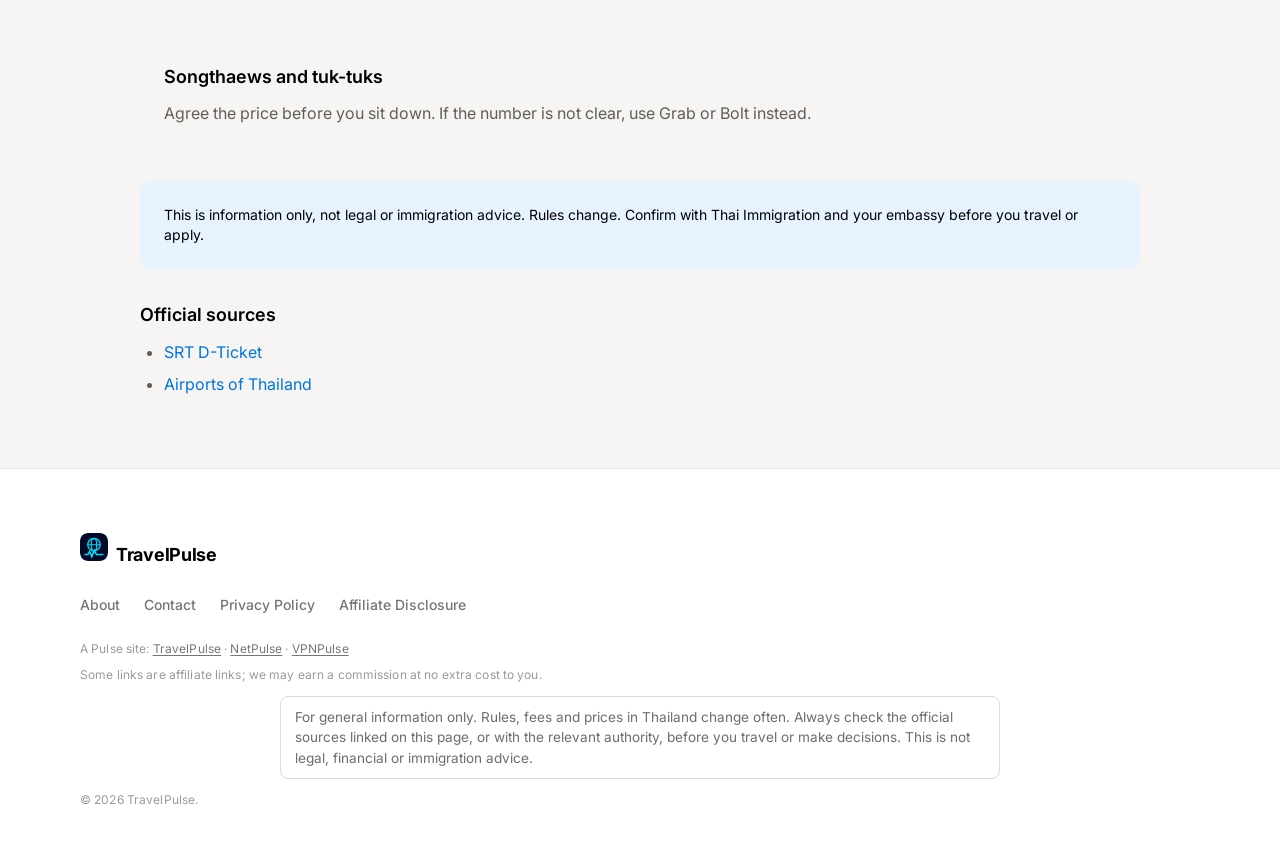
<file: transport.html>
<!DOCTYPE html>
<html lang="en">
<head>
  <meta charset="UTF-8">
  <meta name="viewport" content="width=device-width, initial-scale=1.0">
  <meta name="theme-color" content="#f6f5f4">
  <title>Getting around Thailand - TravelPulse</title>
  <link rel="icon" type="image/svg+xml" href="img/travelpulse-icon.svg">
  <meta name="description" content="Grab, Bolt, 12Go, buses, SRT trains, BTS/MRT, domestic flights, motorbikes. Chiang Rai has no train.">
  <link rel="canonical" href="https://travelpulse.site/thailand/transport.html">
  <meta property="og:title" content="Getting around Thailand - TravelPulse">
  <meta property="og:description" content="Grab, Bolt, 12Go, buses, SRT trains, BTS/MRT, domestic flights, motorbikes. Chiang Rai has no train.">
  <meta property="og:url" content="https://travelpulse.site/thailand/transport.html">
  <meta property="og:type" content="website">
  <meta property="og:site_name" content="TravelPulse">
  <meta name="twitter:card" content="summary">
  <link rel="preconnect" href="https://fonts.googleapis.com">
  <link rel="preconnect" href="https://fonts.gstatic.com" crossorigin>
  <link href="https://fonts.googleapis.com/css2?family=Inter:wght@400;500;600;700&family=Source+Serif+4:opsz,wght@8..60,400&display=swap" rel="stylesheet">
  <link rel="stylesheet" href="styles.css">
  <link rel="stylesheet" href="travelpulse.css">
  <link rel="stylesheet" href="thailand.css">
  
</head>
<body>
  <a class="skip-link" href="#main">Skip to content</a>
  <header class="site-header">
    <div class="container">
      <nav class="site-nav" aria-label="Primary">
        <a href="index.html" class="logo"><img class="logo-icon" src="img/travelpulse-icon.svg" alt="" width="28" height="28">TravelPulse</a>
        <a class="th-back" href="https://travelpulse.site/">← TravelPulse</a>
        <button class="nav-toggle" type="button" aria-label="Open menu" aria-expanded="false" aria-controls="primary-menu" onclick="var h=this.closest('.site-header'),o=h.classList.toggle('nav-open');this.setAttribute('aria-expanded',o);this.setAttribute('aria-label',o?'Close menu':'Open menu')"><span class="nav-toggle-bars" aria-hidden="true"><span></span><span></span><span></span></span>Menu</button>
        <ul class="nav-links" id="primary-menu">
          <li class="th-menu-back"><a href="https://travelpulse.site/">← TravelPulse</a></li>
          <li><a href="index.html">Thailand</a></li>
          <li><a href="tourists.html">Tourists</a></li>
          <li><a href="nomads.html">Nomads</a></li>
          <li><a href="retirees.html">Retirees</a></li>
          <li><a href="arrival.html">Arrival</a></li>
          <li><a href="visas.html">Visas</a></li>
          <li><a href="money.html">Money</a></li>
          <li><a href="transport.html" class="active" aria-current="page">Transport</a></li>
          <li><a href="living.html">Tips</a></li>
          <li><a href="regions.html">Regions</a></li>
        </ul>
      </nav>
    </div>
  </header>

  <main id="main" class="page-wrap">
    <div class="container">
      <div class="vpn-wrap">
        <header class="vpn-intro">
          <h1>Getting around</h1>
          <p class="lede">Grab and Bolt in town, 12Go for the long haul, SRT trains, Bangkok rail, and the Bangkok-airport trap.</p>
          <p class="last-checked">Last checked: 2026-10-21</p>
        </header>

        <div class="policy-section">
          <h2>Grab and Bolt</h2>
          <p>Rides, motorbike taxis, and food. Pay by card in the app or cash to the driver. At airports, walk to the in-app pickup pin. There is no TravelPulse referral code on this page.</p>
        </div>

        <div class="policy-section">
          <h2>12Go</h2>
          <p>Buses, trains, ferries and vans booked online. Useful when you do not want to queue at a station the same day.</p>
          <p>
            <a class="btn btn-primary" href="https://12go.asia" target="_blank" rel="nofollow sponsored noopener" data-affiliate="TODO">Search trips on 12Go</a>
          </p>
          <p class="tool-caption">If you book through this link, the provider may pay us. <a href="https://travelpulse.site/affiliate-disclosure.html">Affiliate disclosure</a>. A search widget will sit here once the affiliate is approved.</p>
        </div>

        <div class="policy-section">
          <h2>Buses</h2>
          <p>Long-distance buses leave Bangkok from Mo Chit 2 (Northern Bus Terminal: north and northeast), Ekkamai (Eastern) and Sai Tai Mai (Southern: south and west) (<a href="https://tfo.dot.go.th/about-thailand/transportations/" target="_blank" rel="noopener">Dept. of Tourism</a>). Bangkok to Chiang Rai VIP buses are a standard overnight option; operator names change, so book by destination and class rather than a remembered brand.</p>
          
        </div>

        <div class="policy-section">
          <h2>Trains (SRT)</h2>
          <p>Official booking: <a href="https://dticket.railway.co.th" target="_blank" rel="noopener">dticket.railway.co.th</a>, or the SRT D-Ticket app.</p>
          
          <p>Krung Thep Aphiwat Central Terminal handles the northern, northeastern and southern long-distance trains. Hua Lamphong still runs Eastern Line, ordinary and excursion trains (<a href="https://www.railway.co.th/SRTTimetable/" target="_blank" rel="noopener">SRT timetable</a>); check the station on your ticket. The night train to Chiang Mai is the usual sleeper. <strong>Chiang Rai has no train</strong>: bus or fly.</p>
          
        </div>

        <div class="policy-section">
          <h2>BTS, MRT, Airport Rail Link</h2>
          <p>Bangkok's urban rail. Contactless Visa/Mastercard works on the MRT Blue and Purple lines (<a href="https://metro.bemplc.co.th/MRTEMV-Contactless-FAQs?lang=en" target="_blank" rel="noopener">BEM</a>) and on the Pink, Yellow, Red and Airport Rail Link lines. The BTS Green and Gold lines still need a Rabbit card or single ticket. ARL is the rail link from Suvarnabhumi toward the city.</p>
          
        </div>

        <div class="policy-section">
          <h2>Domestic flights</h2>
          <p>Names you will see on booking sites include Thai Airways, Bangkok Airways, Thai AirAsia, Nok Air, Thai Lion Air and Thai Vietjet. Thai Smile no longer flies; it merged into Thai Airways in January 2024 (<a href="https://www.thaiairways.com/en-us/content/company-profile/timeline-and-history/" target="_blank" rel="noopener">Thai Airways</a>). <strong>BKK vs DMK:</strong> they are on opposite sides of Bangkok. Booking the wrong one is a classic miss that costs a day.</p>
          
        </div>

        <div class="policy-section">
          <h2>Motorbike rental</h2>
          <p>You need a motorcycle licence (visitors: home licence plus an IDP that covers motorcycles), and both rider and passenger must wear a helmet (<a href="https://www.prd.go.th/th/content/category/detail/id/39/iid/393750" target="_blank" rel="noopener">PRD</a>). Insurance policies often refuse claims without that licence; check your wording.</p>
          
          <p><a href="insurance.html">Insurance motorbike checklist</a></p>
        </div>

        <div class="policy-section">
          <h2>Songthaews and tuk-tuks</h2>
          <p>Agree the price before you sit down. If the number is not clear, use Grab or Bolt instead.</p>
        </div>
                <aside class="disclaimer-box" role="note">
          <p>This is information only, not legal or immigration advice. Rules change. Confirm with Thai Immigration and your embassy before you travel or apply.</p>
        </aside>
                <section class="sources" aria-labelledby="sources-title">
          <h2 id="sources-title">Official sources</h2>
          <ul>
            <li><a href="https://dticket.railway.co.th" target="_blank" rel="noopener">SRT D-Ticket</a></li>
            <li><a href="https://www.airportthai.co.th" target="_blank" rel="noopener">Airports of Thailand</a></li>
          </ul>
        </section>
      </div>
    </div>
  </main>
  <footer class="site-footer">
    <div class="container">
      <a href="index.html" class="logo"><img class="logo-icon" src="img/travelpulse-icon.svg" alt="" width="28" height="28">TravelPulse</a>
      <ul class="footer-links">
        <li><a href="https://travelpulse.site/about.html">About</a></li>
        <li><a href="https://travelpulse.site/contact.html">Contact</a></li>
        <li><a href="https://travelpulse.site/privacy.html">Privacy Policy</a></li>
        <li><a href="https://travelpulse.site/affiliate-disclosure.html">Affiliate Disclosure</a></li>
      </ul>
      <p class="footer-copy">A Pulse site: <a href="https://travelpulse.site/">TravelPulse</a> · <a href="https://netpulse.site" target="_blank" rel="noopener">NetPulse</a> · <a href="https://vpnpulse.site" target="_blank" rel="noopener">VPNPulse</a></p>
      <p class="footer-copy">Some links are affiliate links; we may earn a commission at no extra cost to you.</p>
      <p class="footer-disclaimer">For general information only. Rules, fees and prices in Thailand change often. Always check the official sources linked on this page, or with the relevant authority, before you travel or make decisions. This is not legal, financial or immigration advice.</p>
      <p class="footer-copy">&copy; 2026 TravelPulse.</p>
    </div>
  </footer>
  <script src="thailand.js"></script>
</body>
</html>
</file>
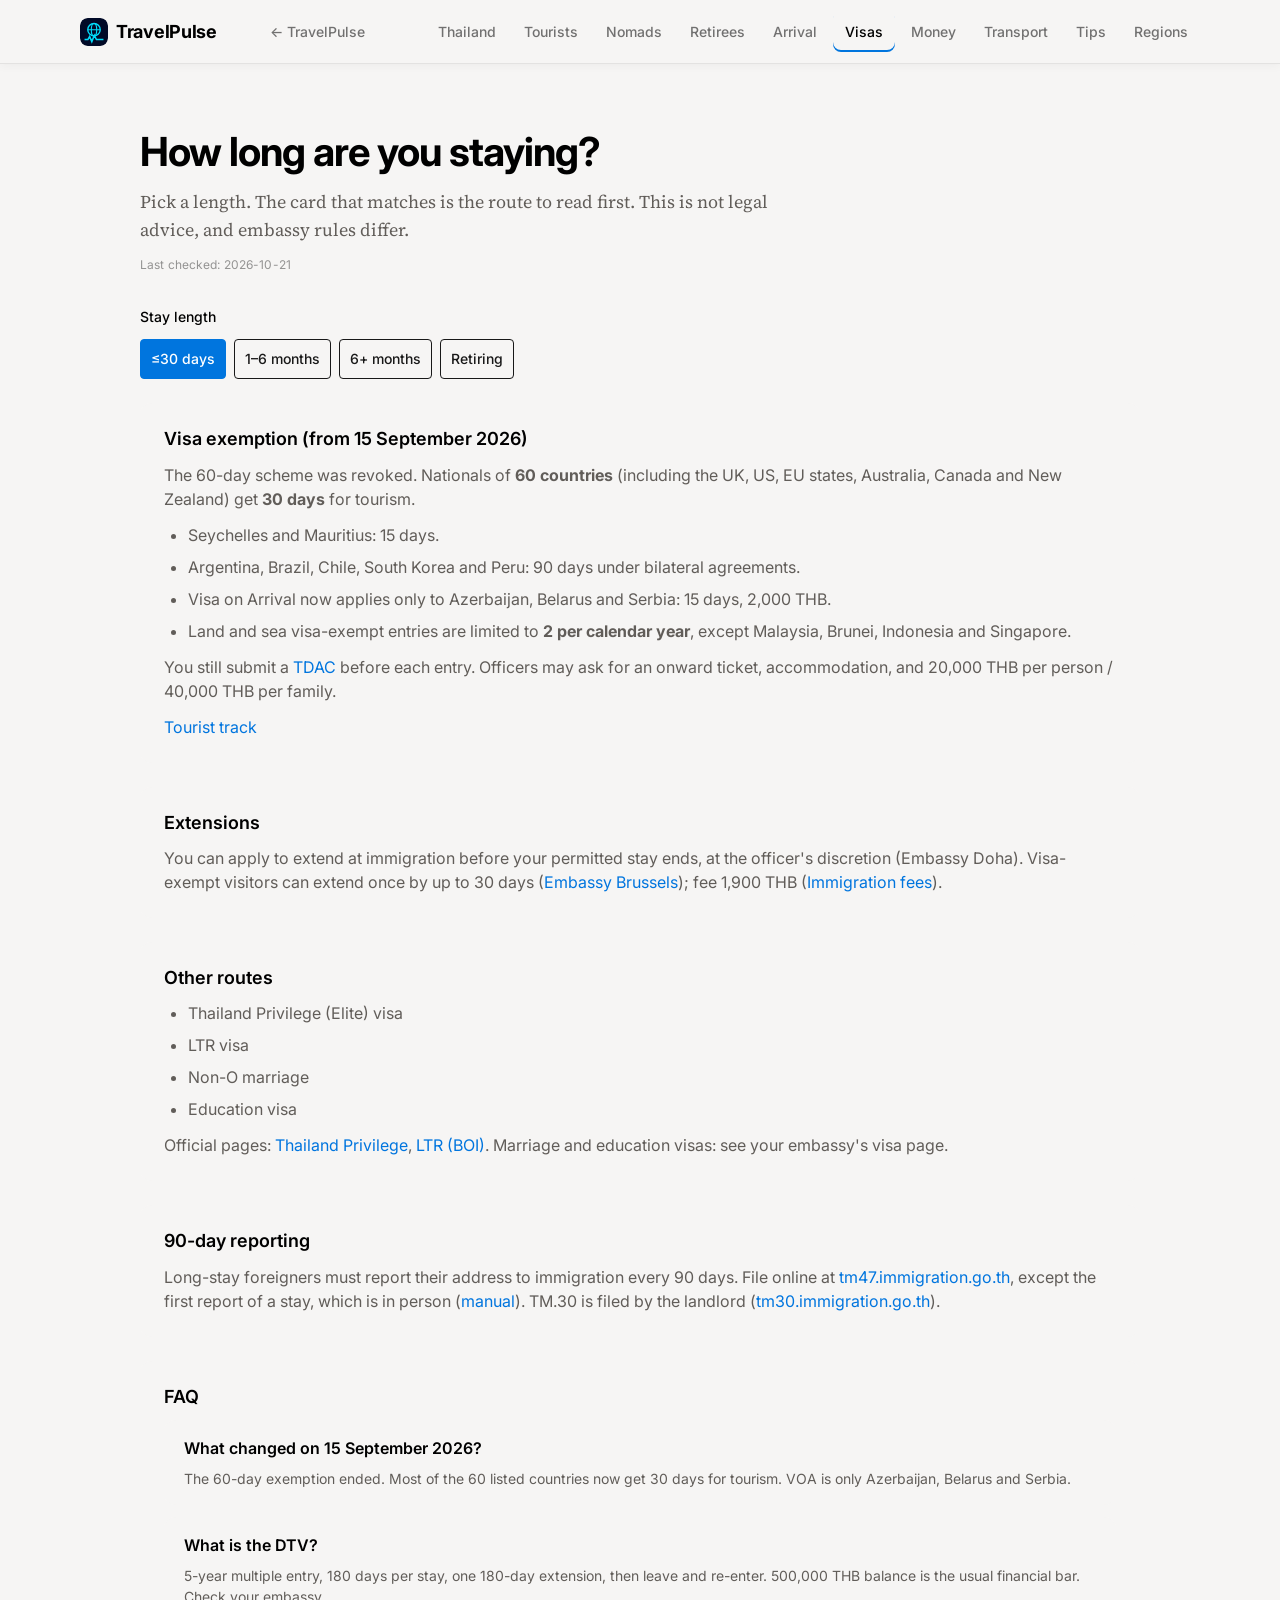
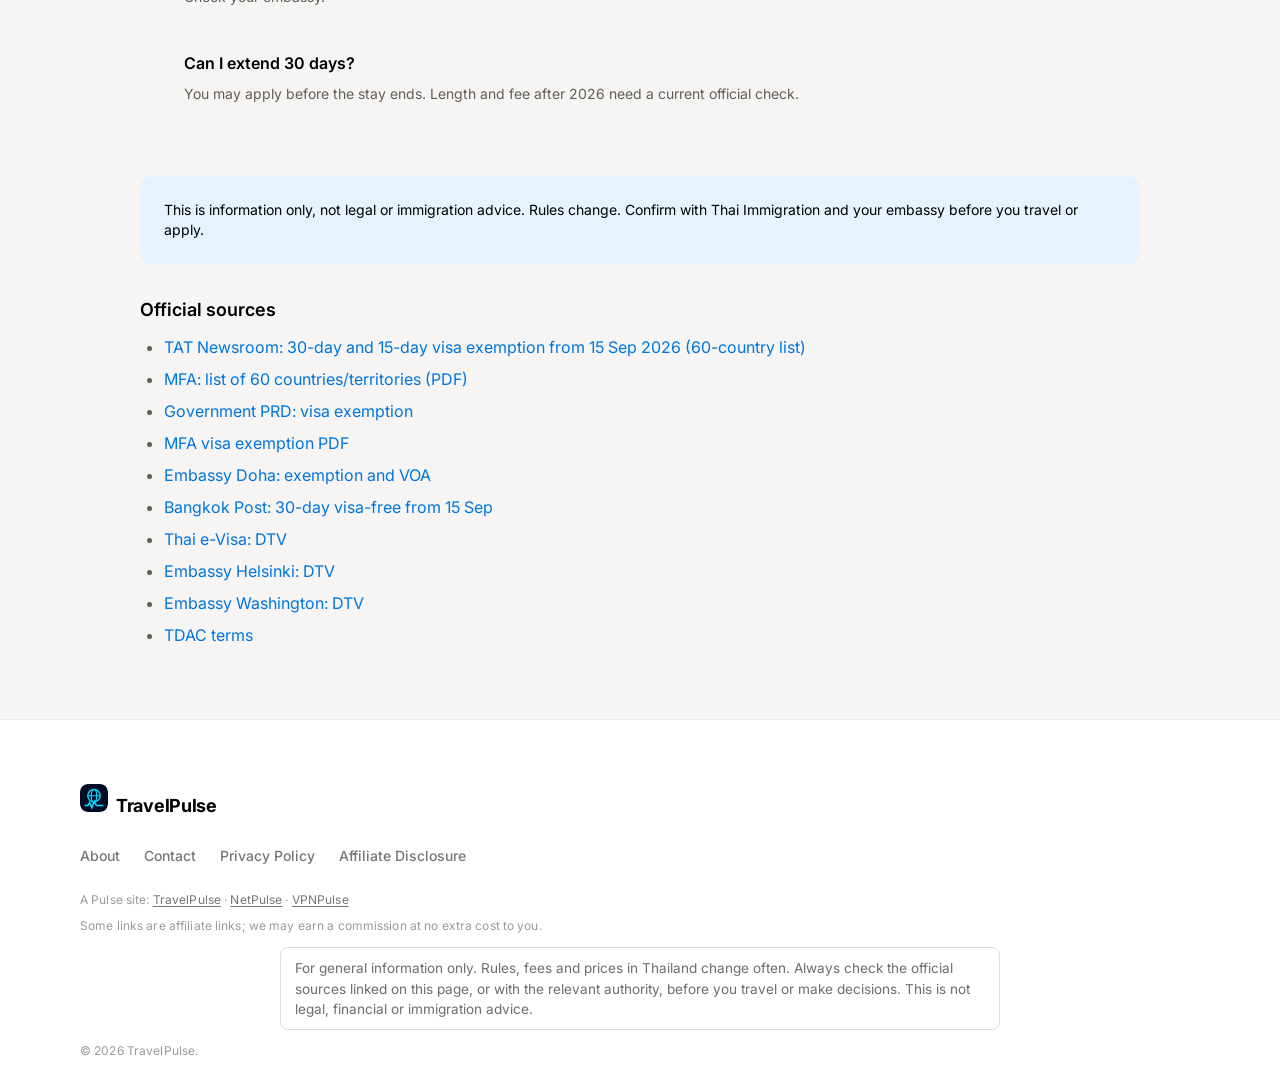
<file: visas.html>
<!DOCTYPE html>
<html lang="en">
<head>
  <meta charset="UTF-8">
  <meta name="viewport" content="width=device-width, initial-scale=1.0">
  <meta name="theme-color" content="#f6f5f4">
  <title>Thailand visas and stay rules - TravelPulse</title>
  <link rel="icon" type="image/svg+xml" href="img/travelpulse-icon.svg">
  <meta name="description" content="30-day visa exemption from 15 September 2026, DTV, retirement O/O-A, extensions and 90-day reporting. Not legal advice.">
  <link rel="canonical" href="https://travelpulse.site/thailand/visas.html">
  <meta property="og:title" content="Thailand visas and stay rules - TravelPulse">
  <meta property="og:description" content="30-day visa exemption from 15 September 2026, DTV, retirement O/O-A, extensions and 90-day reporting. Not legal advice.">
  <meta property="og:url" content="https://travelpulse.site/thailand/visas.html">
  <meta property="og:type" content="website">
  <meta property="og:site_name" content="TravelPulse">
  <meta name="twitter:card" content="summary">
  <link rel="preconnect" href="https://fonts.googleapis.com">
  <link rel="preconnect" href="https://fonts.gstatic.com" crossorigin>
  <link href="https://fonts.googleapis.com/css2?family=Inter:wght@400;500;600;700&family=Source+Serif+4:opsz,wght@8..60,400&display=swap" rel="stylesheet">
  <link rel="stylesheet" href="styles.css">
  <link rel="stylesheet" href="travelpulse.css">
  <link rel="stylesheet" href="thailand.css">
  <script type="application/ld+json">
{
  "@context": "https://schema.org",
  "@type": "FAQPage",
  "mainEntity": [
    {
      "@type": "Question",
      "name": "What changed on 15 September 2026?",
      "acceptedAnswer": {
        "@type": "Answer",
        "text": "The 60-day visa exemption was revoked. Nationals of 60 countries now get 30 days for tourism. Seychelles and Mauritius get 15 days. Argentina, Brazil, Chile, South Korea and Peru keep 90 days. Visa on Arrival applies only to Azerbaijan, Belarus and Serbia."
      }
    },
    {
      "@type": "Question",
      "name": "What is the Destination Thailand Visa?",
      "acceptedAnswer": {
        "@type": "Answer",
        "text": "A 5-year multiple-entry visa. Up to 180 days per entry, extendable once by 180 days at immigration, then you must leave and re-enter. Typical requirement: 500,000 THB bank balance. Fee set by each embassy in local currency. Check your embassy."
      }
    },
    {
      "@type": "Question",
      "name": "Can I extend a 30-day visa-exempt stay?",
      "acceptedAnswer": {
        "@type": "Answer",
        "text": "You can apply to extend at immigration before your permitted stay ends, at the officer's discretion. The length and fee after the 2026 change need a check on immigration.go.th."
      }
    }
  ]
}
  </script>
</head>
<body>
  <a class="skip-link" href="#main">Skip to content</a>
  <header class="site-header">
    <div class="container">
      <nav class="site-nav" aria-label="Primary">
        <a href="index.html" class="logo"><img class="logo-icon" src="img/travelpulse-icon.svg" alt="" width="28" height="28">TravelPulse</a>
        <a class="th-back" href="https://travelpulse.site/">← TravelPulse</a>
        <button class="nav-toggle" type="button" aria-label="Open menu" aria-expanded="false" aria-controls="primary-menu" onclick="var h=this.closest('.site-header'),o=h.classList.toggle('nav-open');this.setAttribute('aria-expanded',o);this.setAttribute('aria-label',o?'Close menu':'Open menu')"><span class="nav-toggle-bars" aria-hidden="true"><span></span><span></span><span></span></span>Menu</button>
        <ul class="nav-links" id="primary-menu">
          <li class="th-menu-back"><a href="https://travelpulse.site/">← TravelPulse</a></li>
          <li><a href="index.html">Thailand</a></li>
          <li><a href="tourists.html">Tourists</a></li>
          <li><a href="nomads.html">Nomads</a></li>
          <li><a href="retirees.html">Retirees</a></li>
          <li><a href="arrival.html">Arrival</a></li>
          <li><a href="visas.html" class="active" aria-current="page">Visas</a></li>
          <li><a href="money.html">Money</a></li>
          <li><a href="transport.html">Transport</a></li>
          <li><a href="living.html">Tips</a></li>
          <li><a href="regions.html">Regions</a></li>
        </ul>
      </nav>
    </div>
  </header>

  <main id="main" class="page-wrap">
    <div class="container">
      <div class="vpn-wrap">
        <header class="vpn-intro">
          <h1>How long are you staying?</h1>
          <p class="lede">Pick a length. The card that matches is the route to read first. This is not legal advice, and embassy rules differ.</p>
          <p class="last-checked">Last checked: 2026-10-21</p>
        </header>

        <div class="stay-picker" data-stay-picker data-initial="30">
          <p class="stay-picker-label" id="stay-label">Stay length</p>
          <div class="stay-picker-btns" role="group" aria-labelledby="stay-label">
            <button type="button" class="btn btn-outlined" data-stay="30" aria-pressed="true">≤30 days</button>
            <button type="button" class="btn btn-outlined" data-stay="1-6" aria-pressed="false">1–6 months</button>
            <button type="button" class="btn btn-outlined" data-stay="6plus" aria-pressed="false">6+ months</button>
            <button type="button" class="btn btn-outlined" data-stay="retire" aria-pressed="false">Retiring</button>
          </div>
        </div>

        <article class="policy-section stay-panel" data-stay-panel="30">
          <h2>Visa exemption (from 15 September 2026)</h2>
          <p>The 60-day scheme was revoked. Nationals of <strong>60 countries</strong> (including the UK, US, EU states, Australia, Canada and New Zealand) get <strong>30 days</strong> for tourism.</p>
          <ul>
            <li>Seychelles and Mauritius: 15 days.</li>
            <li>Argentina, Brazil, Chile, South Korea and Peru: 90 days under bilateral agreements.</li>
            <li>Visa on Arrival now applies only to Azerbaijan, Belarus and Serbia: 15 days, 2,000 THB.</li>
            <li>Land and sea visa-exempt entries are limited to <strong>2 per calendar year</strong>, except Malaysia, Brunei, Indonesia and Singapore.</li>
          </ul>
          <p>You still submit a <a href="https://tdac.immigration.go.th" target="_blank" rel="noopener">TDAC</a> before each entry. Officers may ask for an onward ticket, accommodation, and 20,000 THB per person / 40,000 THB per family.</p>
          <p><a href="tourists.html">Tourist track</a></p>
        </article>

        <article class="policy-section stay-panel" data-stay-panel="1-6" hidden>
          <h2>1–6 months: Destination Thailand Visa</h2>
          <p>The DTV is the usual path for a workcation of months rather than weeks. 5-year multiple entry, up to 180 days per entry, extendable once by 180 days at immigration, then leave and re-enter.</p>
          <p>Bank balance of at least 500,000 THB (many embassies want 3 months of statements), employment or portfolio proof, and often a criminal record certificate. Apply in your country of nationality or residence. Fee set by each embassy in local currency (350 EUR Helsinki, 400 USD Washington).</p>
          <p>Check <strong>your</strong> embassy. <a href="https://www.thaievisa.go.th/visa/dtv-visa" target="_blank" rel="noopener">thaievisa.go.th DTV</a>.</p>
          <p>Kasikorn Bank does not open accounts for DTV holders. <a href="nomads.html">Nomad track</a> · <a href="money.html">Money</a></p>
        </article>

        <article class="policy-section stay-panel" data-stay-panel="6plus" hidden>
          <h2>6+ months</h2>
          <p>A single DTV entry plus its 180-day extension covers up to a year, then you leave and re-enter on the same 5-year visa. Past that, people look at retirement O / O-A (50+), LTR, Thailand Privilege, marriage Non-O, or an education visa. Each of those has its own tests: <a href="https://www.thaievisa.go.th/visa/retirement" target="_blank" rel="noopener">retirement</a>, <a href="https://ltr.boi.go.th/" target="_blank" rel="noopener">LTR</a>, <a href="https://www.thailandprivilege.co.th/home" target="_blank" rel="noopener">Thailand Privilege</a>.</p>
          
          <p>Long-stay foreigners report their address every 90 days (<a href="https://tm47.immigration.go.th/tm47/" target="_blank" rel="noopener">TM.47 online</a>). TM.30 is the landlord's notification (<a href="https://tm30.immigration.go.th/" target="_blank" rel="noopener">TM.30</a>).</p>
          
        </article>

        <article class="policy-section stay-panel" data-stay-panel="retire" hidden>
          <h2>Retiring: Non-Immigrant O / O-A, 50+</h2>
          <p>Age 50+, and 800,000 THB in the bank, or 65,000 THB monthly income, or a combination of 800,000 THB a year. O-A also needs health insurance of at least 3,000,000 THB (100,000 USD) (<a href="https://www.thaievisa.go.th/visa/retirement" target="_blank" rel="noopener">thaievisa retirement</a>, <a href="https://oslo.thaiembassy.org/en/page/non-immigrant-o-a-long-stay?menu=" target="_blank" rel="noopener">Embassy Oslo</a>).</p>
          
          <p>A Non-Immigrant visa is what Kasikorn Bank asks for to open an account. <a href="retirees.html">Retirees track</a></p>
        </article>

        <div class="policy-section">
          <h2>Extensions</h2>
          <p>You can apply to extend at immigration before your permitted stay ends, at the officer's discretion (Embassy Doha). Visa-exempt visitors can extend once by up to 30 days (<a href="https://brussels.thaiembassy.org/en/page/visa-exemption" target="_blank" rel="noopener">Embassy Brussels</a>); fee 1,900 THB (<a href="https://bangkok.immigration.go.th/en/fee_en/" target="_blank" rel="noopener">Immigration fees</a>).</p>
          
        </div>

        <div class="policy-section">
          <h2>Other routes</h2>
          <ul>
            <li>Thailand Privilege (Elite) visa</li>
            <li>LTR visa</li>
            <li>Non-O marriage</li>
            <li>Education visa</li>
          </ul>
          <p>Official pages: <a href="https://www.thailandprivilege.co.th/home" target="_blank" rel="noopener">Thailand Privilege</a>, <a href="https://ltr.boi.go.th/" target="_blank" rel="noopener">LTR (BOI)</a>. Marriage and education visas: see your embassy's visa page.</p>
          
        </div>

        <div class="policy-section">
          <h2>90-day reporting</h2>
          <p>Long-stay foreigners must report their address to immigration every 90 days. File online at <a href="https://tm47.immigration.go.th/tm47/" target="_blank" rel="noopener">tm47.immigration.go.th</a>, except the first report of a stay, which is in person (<a href="https://bangkok.immigration.go.th/en/tm47online-manual/" target="_blank" rel="noopener">manual</a>). TM.30 is filed by the landlord (<a href="https://tm30.immigration.go.th/" target="_blank" rel="noopener">tm30.immigration.go.th</a>).</p>
          
        </div>

        <div class="policy-section">
          <h2>FAQ</h2>
          <div class="faq-list">
            <div class="faq-item"><h3>What changed on 15 September 2026?</h3><p>The 60-day exemption ended. Most of the 60 listed countries now get 30 days for tourism. VOA is only Azerbaijan, Belarus and Serbia.</p></div>
            <div class="faq-item"><h3>What is the DTV?</h3><p>5-year multiple entry, 180 days per stay, one 180-day extension, then leave and re-enter. 500,000 THB balance is the usual financial bar. Check your embassy.</p></div>
            <div class="faq-item"><h3>Can I extend 30 days?</h3><p>You may apply before the stay ends. Length and fee after 2026 need a current official check.</p></div>
          </div>
        </div>
                <aside class="disclaimer-box" role="note">
          <p>This is information only, not legal or immigration advice. Rules change. Confirm with Thai Immigration and your embassy before you travel or apply.</p>
        </aside>
                <section class="sources" aria-labelledby="sources-title">
          <h2 id="sources-title">Official sources</h2>
          <ul>
            <li><a href="https://www.tatnews.org/2026/09/thailand-introduces-new-30-day-and-15-day-visa-exemption-rules-from-15-september/" target="_blank" rel="noopener">TAT Newsroom: 30-day and 15-day visa exemption from 15 Sep 2026 (60-country list)</a></li>
            <li><a href="https://image.mfa.go.th/mfa/0/zE6021nSnu/0303/%E0%B8%9C.30.pdf" target="_blank" rel="noopener">MFA: list of 60 countries/territories (PDF)</a></li>
            <li><a href="https://thailand.prd.go.th/en/content/category/detail/id/48/iid/538547" target="_blank" rel="noopener">Government PRD: visa exemption</a></li>
            <li><a href="https://image.mfa.go.th/mfa/0/TkZZJfspCP/Visa_Exemption_Scheme/PR-eng.pdf" target="_blank" rel="noopener">MFA visa exemption PDF</a></li>
            <li><a href="https://doha.thaiembassy.org/en/publicservice/tourist-visa-exemption-visa-on-arrival?menu=" target="_blank" rel="noopener">Embassy Doha: exemption and VOA</a></li>
            <li><a href="https://www.bangkokpost.com/thailand/general/3311970/30day-visafree-stays-to-take-effect-on-sept-15" target="_blank" rel="noopener">Bangkok Post: 30-day visa-free from 15 Sep</a></li>
            <li><a href="https://www.thaievisa.go.th/visa/dtv-visa" target="_blank" rel="noopener">Thai e-Visa: DTV</a></li>
            <li><a href="https://helsinki.thaiembassy.org/en/publicservice/destination-thailand-visa-dtv" target="_blank" rel="noopener">Embassy Helsinki: DTV</a></li>
            <li><a href="https://washingtondc.thaiembassy.org/en/page/dtv-visa" target="_blank" rel="noopener">Embassy Washington: DTV</a></li>
            <li><a href="https://tdac.immigration.go.th/arrival-card/" target="_blank" rel="noopener">TDAC terms</a></li>
          </ul>
        </section>
      </div>
    </div>
  </main>
  <footer class="site-footer">
    <div class="container">
      <a href="index.html" class="logo"><img class="logo-icon" src="img/travelpulse-icon.svg" alt="" width="28" height="28">TravelPulse</a>
      <ul class="footer-links">
        <li><a href="https://travelpulse.site/about.html">About</a></li>
        <li><a href="https://travelpulse.site/contact.html">Contact</a></li>
        <li><a href="https://travelpulse.site/privacy.html">Privacy Policy</a></li>
        <li><a href="https://travelpulse.site/affiliate-disclosure.html">Affiliate Disclosure</a></li>
      </ul>
      <p class="footer-copy">A Pulse site: <a href="https://travelpulse.site/">TravelPulse</a> · <a href="https://netpulse.site" target="_blank" rel="noopener">NetPulse</a> · <a href="https://vpnpulse.site" target="_blank" rel="noopener">VPNPulse</a></p>
      <p class="footer-copy">Some links are affiliate links; we may earn a commission at no extra cost to you.</p>
      <p class="footer-disclaimer">For general information only. Rules, fees and prices in Thailand change often. Always check the official sources linked on this page, or with the relevant authority, before you travel or make decisions. This is not legal, financial or immigration advice.</p>
      <p class="footer-copy">&copy; 2026 TravelPulse.</p>
    </div>
  </footer>
  <script src="thailand.js"></script>
</body>
</html>
</file>
<file: styles.css>
/* NetPulse — Notion design system
   Tokens from /workspace/design-systems/notion/TOKENS.md
   SOURCE.md wins on conflict. */

:root {
  color-scheme: light;

  /* Surfaces */
  --nt-canvas: #f6f5f4;
  --nt-surface: #ffffff;
  --nt-surface-dark: #02093a;

  /* Ink */
  --nt-ink: #000000;
  --nt-ink-95: rgba(0, 0, 0, 0.95);
  --nt-ink-90: rgba(0, 0, 0, 0.90);
  --nt-ink-60: rgba(0, 0, 0, 0.60);
  --nt-ink-54: rgba(0, 0, 0, 0.54);
  --nt-ink-40: rgba(0, 0, 0, 0.40);
  --nt-ink-20: rgba(0, 0, 0, 0.20);
  --nt-charcoal: #111111;
  --nt-graphite: #615d59;
  --nt-stone: #757575;
  --nt-slate: #696969;
  --nt-on-dark: #ffffff;

  /* Borders */
  --nt-border: rgba(0, 0, 0, 0.08);

  /* Primary */
  --nt-blue: #0075de;
  --nt-blue-hover: #0068c6;
  --nt-blue-tint: #e6f3fe;

  /* Accents */
  --nt-marigold: #ffb110;
  --nt-coral: #f64932;
  --nt-saffron: #e89d01;
  --nt-vermillion: #e32d14;
  --nt-mocha: #b18164;
  --nt-signal-blue: #097fe8;
  --nt-sky-wash: #62aef0;
  --nt-midnight: #02093a;
  --nt-peach: #f6d5b8;

  --nt-focus-ring: 0 0 0 2px var(--nt-canvas), 0 0 0 4px var(--nt-blue);

  /* Typography */
  --nt-font-sans: "Inter", ui-sans-serif, system-ui, -apple-system, BlinkMacSystemFont, "Segoe UI", Roboto, sans-serif;
  --nt-font-serif: "Source Serif 4", "Source Serif Pro", Georgia, "Times New Roman", serif;
  --nt-font-features: "lnum";

  --nt-weight-regular: 400;
  --nt-weight-medium: 500;
  --nt-weight-semibold: 600;
  --nt-weight-bold: 700;

  --nt-text-caption: 12px;
  --nt-leading-caption: 1.33;
  --nt-tracking-caption: 0.12px;
  --nt-text-body-sm: 14px;
  --nt-leading-body-sm: 1.43;
  --nt-text-body: 16px;
  --nt-leading-body: 1.5;
  --nt-text-subheading: 20px;
  --nt-text-heading-sm: 22px;
  --nt-leading-heading-sm: 1.27;
  --nt-tracking-heading-sm: -0.242px;
  --nt-text-heading: 40px;
  --nt-leading-heading: 1.5;
  --nt-text-heading-lg: 48px;
  --nt-text-serif: 18px;
  --nt-leading-serif: 1.56;

  /* Spacing */
  --nt-space-4: 4px;
  --nt-space-8: 8px;
  --nt-space-12: 12px;
  --nt-space-16: 16px;
  --nt-space-20: 20px;
  --nt-space-24: 24px;
  --nt-space-28: 28px;
  --nt-space-32: 32px;
  --nt-space-36: 36px;
  --nt-space-64: 64px;
  --nt-space-80: 80px;

  --nt-page-max: 1120px;
  --nt-section-gap: 80px;
  --nt-card-padding: 24px;
  --nt-element-gap: 8px;

  /* Radius */
  --nt-radius-small: 4px;
  --nt-radius-button: 8px;
  --nt-radius-card: 12px;
  --nt-radius-pill: 9999px;

  --nt-border-width: 1px;
  --nt-hairline: 1px solid rgba(0, 0, 0, 0.08);
  --nt-shadow-nav: 0px 0.7px 1.462px 0px rgb(0% 0% 0% / 0.015), 0px 3px 9px 0px rgb(0% 0% 0% / 0.03);

  --nt-ease: ease;
  --nt-dur: 200ms;
}

*, *::before, *::after { box-sizing: border-box; margin: 0; padding: 0; }

html {
  overflow-y: scroll; /* always reserve the scrollbar so the header never shifts between pages */
  scroll-behavior: smooth;
  -webkit-text-size-adjust: 100%;
}

body {
  background: var(--nt-canvas);
  color: var(--nt-graphite);
  font-family: var(--nt-font-sans);
  font-size: var(--nt-text-body);
  line-height: var(--nt-leading-body);
  font-feature-settings: var(--nt-font-features);
  font-weight: var(--nt-weight-regular);
  text-align: left;
  -webkit-font-smoothing: antialiased;
  min-height: 100vh;
  display: flex;
  flex-direction: column;
}

main { flex: 1; }

a {
  color: var(--nt-blue);
  text-decoration: none;
  transition: color var(--nt-dur) var(--nt-ease), background var(--nt-dur) var(--nt-ease);
}
a:hover {
  color: var(--nt-blue-hover);
  text-decoration: underline;
  text-underline-offset: 3px;
}
a:focus-visible {
  outline: none;
  box-shadow: var(--nt-focus-ring);
  border-radius: var(--nt-radius-small);
}

.container {
  width: min(100% - var(--nt-space-32), var(--nt-page-max));
  margin: 0 auto;
}

/* —— Site header / nav —— */
.site-header {
  position: sticky;
  top: 0;
  z-index: 50;
  height: 64px;
  background: var(--nt-canvas);
  border-bottom: var(--nt-hairline);
  box-shadow: var(--nt-shadow-nav);
}
.site-header .container {
  height: 100%;
  display: flex;
  align-items: center;
}
.site-nav {
  width: 100%;
  display: flex;
  justify-content: space-between;
  align-items: center;
  gap: var(--nt-space-16);
}
.logo {
  color: var(--nt-ink);
  font-size: 18px;
  font-weight: var(--nt-weight-bold);
  letter-spacing: -0.3px;
  text-decoration: none;
  white-space: nowrap;
}
.logo:hover { color: var(--nt-ink); text-decoration: none; }
.logo-mark {
  display: inline-flex;
  align-items: center;
  justify-content: center;
  width: 28px;
  height: 28px;
  margin-right: var(--nt-space-8);
  border: 2px solid var(--nt-blue);
  border-radius: 50%;
  background: var(--nt-surface);
  color: var(--nt-blue);
  font-size: 11px;
  font-weight: 700;
  vertical-align: middle;
}

.nav-links {
  display: flex;
  flex-wrap: wrap;
  gap: var(--nt-space-4);
  list-style: none;
  justify-content: flex-end;
}
.nav-links a {
  display: inline-flex;
  align-items: center;
  min-height: 40px;
  padding: var(--nt-space-8) var(--nt-space-12);
  border-radius: var(--nt-radius-button);
  color: var(--nt-ink-54);
  font-size: var(--nt-text-body-sm);
  font-weight: var(--nt-weight-medium);
  text-decoration: none;
  transition: color var(--nt-dur) var(--nt-ease), background var(--nt-dur) var(--nt-ease);
}
.nav-links a:hover,
.nav-links a:focus-visible {
  color: var(--nt-ink);
  background: rgba(0, 0, 0, 0.04);
  text-decoration: none;
}
.nav-links a.active {
  color: var(--nt-ink);
  box-shadow: inset 0 -2px 0 var(--nt-blue);
  border-radius: var(--nt-radius-button);
}

/* —— Hero —— */
.hero {
  padding: var(--nt-space-80) 0 var(--nt-space-64);
}
.hero-inner { max-width: 720px; }
.hero-pill {
  display: inline-block;
  margin-bottom: var(--nt-space-16);
  padding: var(--nt-space-4) var(--nt-space-12);
  background: var(--nt-peach);
  border-radius: var(--nt-radius-pill);
  color: var(--nt-ink);
  font-size: var(--nt-text-caption);
  font-weight: var(--nt-weight-medium);
  letter-spacing: var(--nt-tracking-caption);
  line-height: var(--nt-leading-caption);
}
.hero h1 {
  margin: 0 0 var(--nt-space-16);
  color: var(--nt-ink);
  font-size: clamp(32px, 5vw, 48px);
  font-weight: var(--nt-weight-bold);
  letter-spacing: -1.2px;
  line-height: 1.15;
}
.hero .lede {
  margin: 0 0 var(--nt-space-32);
  color: var(--nt-graphite);
  font-family: var(--nt-font-serif);
  font-size: var(--nt-text-serif);
  line-height: var(--nt-leading-serif);
  max-width: 560px;
}

/* —— Buttons —— */
.btn {
  display: inline-flex;
  align-items: center;
  justify-content: center;
  gap: var(--nt-space-8);
  padding: 6px 15px;
  border: none;
  border-radius: var(--nt-radius-button);
  font-family: var(--nt-font-sans);
  font-size: var(--nt-text-body-sm);
  font-weight: var(--nt-weight-medium);
  line-height: 1.4;
  cursor: pointer;
  text-decoration: none;
  transition: background var(--nt-dur) var(--nt-ease), color var(--nt-dur) var(--nt-ease), border-color var(--nt-dur) var(--nt-ease);
}
.btn:focus-visible {
  outline: none;
  box-shadow: var(--nt-focus-ring);
}
.btn-primary {
  background: var(--nt-blue);
  color: #ffffff;
}
.btn-primary:hover {
  background: var(--nt-blue-hover);
  color: #ffffff;
  text-decoration: none;
}
.btn-ghost {
  background: var(--nt-blue-tint);
  color: var(--nt-blue);
}
.btn-ghost:hover {
  background: #d6ebfc;
  color: var(--nt-blue-hover);
  text-decoration: none;
}
.btn-ghost-text {
  background: transparent;
  color: var(--nt-ink-95);
}
.btn-ghost-text:hover {
  background: rgba(0, 0, 0, 0.04);
  color: var(--nt-ink);
  text-decoration: none;
}
.btn-outlined {
  background: transparent;
  color: var(--nt-ink-90);
  border: 1px solid var(--nt-ink-90);
  border-radius: var(--nt-radius-small);
  padding: 5px 10px;
}
.btn-outlined:hover {
  background: rgba(0, 0, 0, 0.04);
  color: var(--nt-ink);
  text-decoration: none;
}
.btn-block {
  width: 100%;
  padding: 12px 20px;
  font-size: 16px;
}
.btn-lg {
  padding: 10px 24px;
  font-size: 16px;
}

/* —— Cards / tools grid —— */
.section {
  padding: 0 0 var(--nt-space-80);
}
.section-title {
  margin: 0 0 var(--nt-space-8);
  color: var(--nt-ink);
  font-size: var(--nt-text-heading-sm);
  font-weight: var(--nt-weight-bold);
  letter-spacing: var(--nt-tracking-heading-sm);
  line-height: var(--nt-leading-heading-sm);
}
.section-intro {
  margin: 0 0 var(--nt-space-32);
  color: var(--nt-graphite);
  font-family: var(--nt-font-serif);
  font-size: var(--nt-text-serif);
  line-height: var(--nt-leading-serif);
  max-width: 560px;
}

.tools-grid {
  display: grid;
  grid-template-columns: repeat(auto-fit, minmax(240px, 1fr));
  gap: var(--nt-space-16);
}

.tool-card {
  background: var(--nt-surface);
  border: var(--nt-hairline);
  border-radius: var(--nt-radius-card);
  padding: var(--nt-card-padding);
  display: flex;
  flex-direction: column;
  transition: border-color var(--nt-dur) var(--nt-ease);
}
.tool-card:hover {
  border-color: rgba(0, 0, 0, 0.16);
}
.tool-card h3 {
  margin: 0 0 var(--nt-space-8);
  color: var(--nt-ink);
  font-size: var(--nt-text-heading-sm);
  font-weight: var(--nt-weight-bold);
  letter-spacing: var(--nt-tracking-heading-sm);
  line-height: var(--nt-leading-heading-sm);
}
.tool-card p {
  margin: 0 0 var(--nt-space-20);
  color: var(--nt-graphite);
  font-size: var(--nt-text-body);
  line-height: var(--nt-leading-body);
  flex: 1;
}
.tool-card .btn { align-self: flex-start; }

.tool-mark {
  display: inline-flex;
  align-items: center;
  justify-content: center;
  width: 40px;
  height: 40px;
  margin-bottom: var(--nt-space-16);
  border-radius: 50%;
  background: var(--nt-surface);
  border: 2px solid var(--nt-blue);
  color: var(--nt-ink);
  font-size: 11px;
  font-weight: 700;
  letter-spacing: 0.02em;
}
.tool-mark.mark-marigold { border-color: var(--nt-marigold); }
.tool-mark.mark-coral { border-color: var(--nt-coral); }
.tool-mark.mark-sky { border-color: var(--nt-sky-wash); }
.tool-mark.mark-midnight { border-color: var(--nt-midnight); }

.tool-tag {
  display: inline-block;
  margin-bottom: var(--nt-space-12);
  padding: 2px 8px;
  border-radius: var(--nt-radius-pill);
  font-size: var(--nt-text-caption);
  font-weight: var(--nt-weight-medium);
  letter-spacing: var(--nt-tracking-caption);
  line-height: 1.5;
  background: var(--nt-blue-tint);
  color: var(--nt-blue);
}

/* —— Ad section —— */
.ad-section {
  padding: var(--nt-space-32) 0 var(--nt-space-64);
}
.ad-container {
  max-width: 728px;
  margin: 0 auto;
  padding: var(--nt-space-24);
  background: var(--nt-surface);
  border: var(--nt-hairline);
  border-radius: var(--nt-radius-card);
  text-align: center;
  min-height: 90px;
}

/* —— Footer —— */
.site-footer {
  background: var(--nt-surface);
  border-top: var(--nt-hairline);
  padding: var(--nt-space-64) 0 var(--nt-space-32);
  text-align: left;
}
.site-footer .logo {
  margin-bottom: var(--nt-space-24);
  display: inline-block;
}
.footer-links {
  display: flex;
  flex-wrap: wrap;
  gap: var(--nt-space-8) var(--nt-space-24);
  margin-bottom: var(--nt-space-24);
  list-style: none;
}
.footer-links a {
  color: var(--nt-ink-54);
  font-size: var(--nt-text-body-sm);
  font-weight: var(--nt-weight-medium);
  text-decoration: none;
}
.footer-links a:hover {
  color: var(--nt-ink);
  text-decoration: none;
}
.footer-copy {
  color: var(--nt-ink-40);
  font-size: var(--nt-text-caption);
  letter-spacing: var(--nt-tracking-caption);
}

/* —— Tool pages —— */
.page-wrap {
  padding: var(--nt-space-64) 0;
}
.tool-panel {
  max-width: 720px;
  margin: 0 auto;
  background: var(--nt-surface);
  border: var(--nt-hairline);
  border-radius: var(--nt-radius-card);
  padding: var(--nt-space-32);
}
.tool-header {
  margin-bottom: var(--nt-space-32);
}
.tool-header h1 {
  margin: 0 0 var(--nt-space-12);
  color: var(--nt-ink);
  font-size: clamp(28px, 4vw, 40px);
  font-weight: var(--nt-weight-bold);
  letter-spacing: -1px;
  line-height: 1.2;
}
.tool-header p {
  margin: 0;
  color: var(--nt-graphite);
  font-family: var(--nt-font-serif);
  font-size: var(--nt-text-serif);
  line-height: var(--nt-leading-serif);
}

.input-group { margin-bottom: var(--nt-space-24); }
.input-group label,
.form-group label {
  display: block;
  margin-bottom: var(--nt-space-8);
  color: var(--nt-ink);
  font-size: var(--nt-text-body-sm);
  font-weight: var(--nt-weight-medium);
}
.input-group input,
.form-group input,
.form-group textarea {
  width: 100%;
  padding: 12px 14px;
  border: var(--nt-hairline);
  border-radius: var(--nt-radius-button);
  background: var(--nt-canvas);
  color: var(--nt-ink);
  font-family: var(--nt-font-sans);
  font-size: var(--nt-text-body);
  line-height: 1.5;
  transition: border-color var(--nt-dur) var(--nt-ease), box-shadow var(--nt-dur) var(--nt-ease);
}
.input-group input:focus,
.form-group input:focus,
.form-group textarea:focus {
  outline: none;
  border-color: var(--nt-blue);
  box-shadow: var(--nt-focus-ring);
  background: var(--nt-surface);
}

.result-section {
  margin-top: var(--nt-space-32);
  padding: var(--nt-space-24);
  background: var(--nt-canvas);
  border-radius: var(--nt-radius-card);
  display: none;
}
.result-section.show { display: block; }
.result-section h3 {
  margin: 0 0 var(--nt-space-20);
  color: var(--nt-ink);
  font-size: 18px;
  font-weight: var(--nt-weight-semibold);
}
.result-section h3 span { color: var(--nt-blue); }
.result-item {
  margin-bottom: var(--nt-space-16);
  padding-bottom: var(--nt-space-16);
  border-bottom: var(--nt-hairline);
}
.result-item:last-of-type { border-bottom: none; margin-bottom: 0; padding-bottom: 0; }
.result-label {
  display: block;
  margin-bottom: var(--nt-space-4);
  color: var(--nt-ink-60);
  font-size: var(--nt-text-caption);
  font-weight: var(--nt-weight-medium);
  letter-spacing: var(--nt-tracking-caption);
}
.result-value {
  color: var(--nt-ink);
  font-family: ui-monospace, SFMono-Regular, Menlo, Consolas, monospace;
  font-size: var(--nt-text-body-sm);
}

.loading {
  display: none;
  text-align: left;
  padding: var(--nt-space-16) 0;
  color: var(--nt-stone);
  font-size: var(--nt-text-body-sm);
}
.loading.show { display: block; }

.ad-space {
  margin-top: var(--nt-space-32);
  padding: var(--nt-space-20);
  background: var(--nt-canvas);
  border: var(--nt-hairline);
  border-radius: var(--nt-radius-card);
  text-align: center;
  min-height: 60px;
}

.partner-row {
  margin-top: var(--nt-space-32);
}
.partner-row .caption {
  margin-bottom: var(--nt-space-12);
  color: var(--nt-ink-60);
  font-size: var(--nt-text-caption);
  font-weight: var(--nt-weight-medium);
  letter-spacing: var(--nt-tracking-caption);
}
.partner-links {
  display: flex;
  flex-wrap: wrap;
  gap: var(--nt-space-8);
}
.partner-links a {
  display: inline-flex;
  align-items: center;
  padding: 5px 10px;
  border: 1px solid var(--nt-ink-90);
  border-radius: var(--nt-radius-small);
  color: var(--nt-ink-90);
  font-size: var(--nt-text-body-sm);
  font-weight: var(--nt-weight-medium);
  text-decoration: none;
}
.partner-links a:hover {
  background: rgba(0, 0, 0, 0.04);
  color: var(--nt-ink);
  text-decoration: none;
}

/* IP page */
.ip-display {
  padding: var(--nt-space-32);
  background: var(--nt-midnight);
  color: var(--nt-on-dark);
  border-radius: var(--nt-radius-card);
  margin: 0 0 var(--nt-space-24);
}
.ip-display .ip-label {
  display: block;
  margin-bottom: var(--nt-space-4);
  color: rgba(255, 255, 255, 0.6);
  font-size: var(--nt-text-caption);
  font-weight: var(--nt-weight-medium);
  letter-spacing: var(--nt-tracking-caption);
}
.ip-display .ip-value {
  display: block;
  margin-bottom: var(--nt-space-20);
  color: #ffffff;
  font-family: ui-monospace, SFMono-Regular, Menlo, Consolas, monospace;
  font-size: clamp(22px, 4vw, 32px);
  font-weight: var(--nt-weight-bold);
  letter-spacing: -0.5px;
}
.ip-display .ip-value:last-child { margin-bottom: 0; }

.result-grid {
  display: grid;
  grid-template-columns: repeat(auto-fit, minmax(160px, 1fr));
  gap: var(--nt-space-12);
  margin-bottom: var(--nt-space-24);
}
.result-card {
  background: var(--nt-canvas);
  border-radius: var(--nt-radius-button);
  padding: var(--nt-space-16);
}
.result-card label {
  display: block;
  margin-bottom: var(--nt-space-4);
  color: var(--nt-ink-60);
  font-size: var(--nt-text-caption);
  font-weight: var(--nt-weight-medium);
  letter-spacing: var(--nt-tracking-caption);
}
.result-card .value,
.result-card value {
  display: block;
  color: var(--nt-ink);
  font-family: ui-monospace, SFMono-Regular, Menlo, Consolas, monospace;
  font-size: var(--nt-text-body-sm);
}

.pill-row {
  display: flex;
  flex-wrap: wrap;
  gap: var(--nt-space-8);
  margin-top: var(--nt-space-12);
}
.pill {
  display: inline-block;
  padding: 4px 12px;
  border-radius: var(--nt-radius-pill);
  font-size: var(--nt-text-caption);
  font-weight: var(--nt-weight-medium);
  letter-spacing: var(--nt-tracking-caption);
  line-height: 1.5;
}
.pill-marigold { background: var(--nt-marigold); color: var(--nt-ink); }
.pill-coral { background: var(--nt-coral); color: #ffffff; }
.pill-sky { background: var(--nt-sky-wash); color: var(--nt-ink); }
.pill-tint { background: var(--nt-blue-tint); color: var(--nt-blue); }

.btn-stack {
  display: flex;
  flex-direction: column;
  gap: var(--nt-space-12);
}

/* About / Contact / Privacy reading pages */
.reading-panel {
  max-width: 720px;
  margin: 0 auto;
  background: var(--nt-surface);
  border: var(--nt-hairline);
  border-radius: var(--nt-radius-card);
  padding: var(--nt-space-32);
}
.reading-panel h1 {
  margin: 0 0 var(--nt-space-12);
  color: var(--nt-ink);
  font-size: clamp(28px, 4vw, 40px);
  font-weight: var(--nt-weight-bold);
  letter-spacing: -1px;
  line-height: 1.2;
}
.reading-panel > p,
.reading-panel .lede {
  margin: 0 0 var(--nt-space-24);
  color: var(--nt-graphite);
  font-family: var(--nt-font-serif);
  font-size: var(--nt-text-serif);
  line-height: var(--nt-leading-serif);
}
.reading-panel .lede:has(+ .meta) { margin-bottom: var(--nt-space-8); }
.reading-panel .meta {
  margin: 0 0 var(--nt-space-24);
  color: var(--nt-ink-40);
  font-size: var(--nt-text-caption);
  letter-spacing: var(--nt-tracking-caption);
  font-family: var(--nt-font-sans);
}
.mission-card,
.policy-section {
  margin: var(--nt-space-24) 0;
  padding: var(--nt-space-24);
  background: var(--nt-canvas);
  border-radius: var(--nt-radius-card);
}
.mission-card h3,
.policy-section h3 {
  margin: 0 0 var(--nt-space-12);
  color: var(--nt-ink);
  font-size: 18px;
  font-weight: var(--nt-weight-semibold);
}
.mission-card p,
.policy-section p {
  margin: 0;
  color: var(--nt-graphite);
  font-size: var(--nt-text-body);
  line-height: var(--nt-leading-body);
  font-family: var(--nt-font-sans);
}
.policy-section ul {
  margin: var(--nt-space-12) 0 0;
  padding-left: var(--nt-space-24);
  color: var(--nt-graphite);
}
.policy-section li { margin-bottom: var(--nt-space-8); }
.back-link {
  display: inline-block;
  margin-top: var(--nt-space-24);
  font-size: var(--nt-text-body-sm);
  font-weight: var(--nt-weight-medium);
}

.contact-form .form-group { margin-bottom: var(--nt-space-20); }
.contact-form textarea { resize: vertical; min-height: 120px; }

/* —— Mobile menu —— */
.nav-toggle {
  display: none;
  align-items: center;
  gap: var(--nt-space-8);
  min-height: 40px;
  padding: var(--nt-space-8) var(--nt-space-12);
  border: var(--nt-hairline);
  border-radius: var(--nt-radius-button);
  background: var(--nt-surface);
  color: var(--nt-ink);
  font: inherit;
  font-size: var(--nt-text-body-sm);
  font-weight: var(--nt-weight-medium);
  cursor: pointer;
}
.nav-toggle-bars { display: inline-flex; flex-direction: column; gap: 3px; width: 16px; }
.nav-toggle-bars span {
  display: block;
  height: 2px;
  border-radius: 1px;
  background: currentColor;
  transition: transform var(--nt-dur) var(--nt-ease), opacity var(--nt-dur) var(--nt-ease);
}
.nav-open .nav-toggle-bars span:nth-child(1) { transform: translateY(5px) rotate(45deg); }
.nav-open .nav-toggle-bars span:nth-child(2) { opacity: 0; }
.nav-open .nav-toggle-bars span:nth-child(3) { transform: translateY(-5px) rotate(-45deg); }

@media (max-width: 768px) {
  .nav-toggle { display: inline-flex; }
  .nav-links { display: none; }
  .site-header.nav-open .nav-links {
    display: flex;
    flex-direction: column;
    flex-wrap: nowrap;
    gap: var(--nt-space-4);
    position: absolute;
    top: 64px;
    left: 0;
    right: 0;
    max-height: calc(100vh - 64px);
    overflow-y: auto;
    padding: var(--nt-space-12) var(--nt-space-16) var(--nt-space-16);
    background: var(--nt-canvas);
    border-bottom: var(--nt-hairline);
    box-shadow: var(--nt-shadow-nav);
  }
  .site-header.nav-open .nav-links a { display: flex; width: 100%; font-size: var(--nt-text-body, 16px); }
  .site-header.nav-open .nav-links a.active { box-shadow: inset 2px 0 0 var(--nt-blue); background: rgba(0, 0, 0, 0.04); }
  .hero { padding: var(--nt-space-64) 0 var(--nt-space-32); }
  .tool-panel,
  .reading-panel { padding: var(--nt-space-24); }
  .page-wrap { padding: var(--nt-space-32) 0; }
}

/* —— Speed test —— */
.speed-panel {
  max-width: 720px;
  margin: 0 auto;
  background: var(--nt-surface);
  border: var(--nt-hairline);
  border-radius: var(--nt-radius-card);
  padding: var(--nt-space-32);
}

.speed-display {
  display: grid;
  grid-template-columns: repeat(4, minmax(0, 1fr));
  gap: var(--nt-space-24);
  padding: var(--nt-space-32);
  background: var(--nt-midnight);
  color: var(--nt-on-dark);
  border-radius: var(--nt-radius-card);
  margin: 0 0 var(--nt-space-24);
}

.speed-metric {
  flex: 1 1 140px;
  min-width: 120px;
}

.speed-metric .metric-label {
  display: block;
  margin-bottom: var(--nt-space-8);
  color: rgba(255, 255, 255, 0.6);
  font-size: var(--nt-text-caption);
  font-weight: var(--nt-weight-medium);
  letter-spacing: var(--nt-tracking-caption);
}

.speed-metric .metric-value {
  display: inline-block;
  color: #ffffff;
  font-family: ui-monospace, SFMono-Regular, Menlo, Consolas, monospace;
  font-size: clamp(22px, 4vw, 32px);
  font-weight: var(--nt-weight-bold);
  letter-spacing: -0.5px;
  margin-right: var(--nt-space-8);
}

.status-indicator {
  display: inline-block;
  width: 10px;
  height: 10px;
  border-radius: 50%;
  vertical-align: middle;
  background: var(--nt-sky-wash);
}
.status-indicator.status-online { background: var(--nt-sky-wash); }
.status-indicator.status-offline { background: var(--nt-coral); }
.status-indicator.status-testing {
  background: var(--nt-marigold);
  animation: nt-pulse 1s ease infinite;
}
@keyframes nt-pulse {
  0%, 100% { opacity: 1; }
  50% { opacity: 0.45; }
}

.speed-actions {
  display: flex;
  flex-wrap: wrap;
  gap: var(--nt-space-12);
  margin-bottom: var(--nt-space-32);
}

.speed-test-btn { /* kept for JS querySelector */ }
.btn-stop {
  background: var(--nt-coral);
  color: #ffffff;
}
.btn-stop:hover {
  background: var(--nt-vermillion);
  color: #ffffff;
  text-decoration: none;
}

.speed-results {
  display: grid;
  grid-template-columns: repeat(auto-fit, minmax(160px, 1fr));
  gap: var(--nt-space-12);
  margin-bottom: var(--nt-space-24);
}
.speed-results .result-card {
  background: var(--nt-canvas);
  border-radius: var(--nt-radius-button);
  padding: var(--nt-space-16);
  border-left: 3px solid var(--nt-blue);
}
.speed-results .result-card h3 {
  margin: 0 0 var(--nt-space-8);
  color: var(--nt-ink-60);
  font-size: var(--nt-text-caption);
  font-weight: var(--nt-weight-medium);
  letter-spacing: var(--nt-tracking-caption);
}
.speed-results .result-card .value {
  color: var(--nt-ink);
  font-family: ui-monospace, SFMono-Regular, Menlo, Consolas, monospace;
  font-size: 18px;
  font-weight: var(--nt-weight-semibold);
}

/* —— VPN compare —— */
.vpn-wrap {
  max-width: 1000px;
  margin: 0 auto;
}
.vpn-intro {
  margin-bottom: var(--nt-space-32);
}
.vpn-intro h1 {
  margin: 0 0 var(--nt-space-12);
  color: var(--nt-ink);
  font-size: clamp(28px, 4vw, 40px);
  font-weight: var(--nt-weight-bold);
  letter-spacing: -1px;
  line-height: 1.2;
}
.vpn-intro .lede {
  margin: 0;
  color: var(--nt-graphite);
  font-family: var(--nt-font-serif);
  font-size: var(--nt-text-serif);
  line-height: var(--nt-leading-serif);
  max-width: 640px;
}

.stats-bar {
  display: grid;
  grid-template-columns: repeat(auto-fit, minmax(120px, 1fr));
  gap: var(--nt-space-12);
  padding: var(--nt-space-24);
  background: var(--nt-surface);
  border: var(--nt-hairline);
  border-radius: var(--nt-radius-card);
  margin-bottom: var(--nt-space-32);
}
.stat-item { text-align: left; }
.stat-value {
  color: var(--nt-ink);
  font-size: 24px;
  font-weight: var(--nt-weight-bold);
  letter-spacing: -0.5px;
}
.stat-label {
  margin-top: var(--nt-space-4);
  color: var(--nt-ink-40);
  font-size: var(--nt-text-caption);
  font-weight: var(--nt-weight-medium);
  letter-spacing: var(--nt-tracking-caption);
}

.vpn-grid {
  display: grid;
  grid-template-columns: repeat(auto-fit, minmax(280px, 1fr));
  gap: var(--nt-space-16);
  margin-bottom: var(--nt-space-32);
}

.vpn-card {
  background: var(--nt-surface);
  border: var(--nt-hairline);
  border-radius: var(--nt-radius-card);
  padding: var(--nt-card-padding);
  display: flex;
  flex-direction: column;
  transition: border-color var(--nt-dur) var(--nt-ease);
}
.vpn-card:hover { border-color: rgba(0, 0, 0, 0.16); }

.vpn-header {
  display: flex;
  justify-content: space-between;
  align-items: flex-start;
  gap: var(--nt-space-12);
  margin-bottom: var(--nt-space-12);
}
.vpn-name {
  color: var(--nt-ink);
  font-size: var(--nt-text-heading-sm);
  font-weight: var(--nt-weight-bold);
  letter-spacing: var(--nt-tracking-heading-sm);
  line-height: var(--nt-leading-heading-sm);
}
.vpn-rating {
  flex-shrink: 0;
  padding: 2px 8px;
  border-radius: var(--nt-radius-pill);
  background: var(--nt-blue-tint);
  color: var(--nt-blue);
  font-size: var(--nt-text-caption);
  font-weight: var(--nt-weight-medium);
  letter-spacing: var(--nt-tracking-caption);
}

.vpn-speed {
  margin: 0 0 var(--nt-space-8);
  color: var(--nt-ink);
  font-size: 18px;
  font-weight: var(--nt-weight-semibold);
}
.vpn-card > p {
  margin: 0 0 var(--nt-space-16);
  color: var(--nt-graphite);
  font-size: var(--nt-text-body-sm);
  line-height: var(--nt-leading-body-sm);
}

.vpn-feature {
  position: relative;
  margin: 0 0 var(--nt-space-8);
  padding-left: var(--nt-space-20);
  color: var(--nt-graphite);
  font-size: var(--nt-text-body-sm);
  line-height: var(--nt-leading-body-sm);
}
.vpn-feature::before {
  content: "+";
  position: absolute;
  left: 0;
  color: var(--nt-blue);
  font-weight: var(--nt-weight-bold);
}

.vpn-affiliate {
  margin-top: auto;
  padding: var(--nt-space-20);
  background: var(--nt-midnight);
  color: var(--nt-on-dark);
  border-radius: var(--nt-radius-card);
}
.affiliate-rate {
  margin-bottom: var(--nt-space-8);
  color: #ffffff;
  font-size: 20px;
  font-weight: var(--nt-weight-bold);
  letter-spacing: -0.3px;
}
.commission-details {
  margin-bottom: var(--nt-space-16);
  color: rgba(255, 255, 255, 0.7);
  font-size: var(--nt-text-body-sm);
  line-height: var(--nt-leading-body-sm);
}
.get-link-btn {
  width: 100%;
  background: var(--nt-surface);
  color: var(--nt-ink);
  border: none;
  border-radius: var(--nt-radius-button);
  padding: 10px 16px;
  font-family: var(--nt-font-sans);
  font-size: var(--nt-text-body-sm);
  font-weight: var(--nt-weight-medium);
  cursor: pointer;
  transition: background var(--nt-dur) var(--nt-ease);
}
.get-link-btn:hover {
  background: var(--nt-blue-tint);
  color: var(--nt-blue);
}
.get-link-btn:focus-visible {
  outline: none;
  box-shadow: var(--nt-focus-ring);
}

.vpn-cta {
  margin: var(--nt-space-32) 0 0;
  padding: var(--nt-space-24);
  background: var(--nt-blue-tint);
  border-radius: var(--nt-radius-card);
}
.vpn-cta h3 {
  margin: 0 0 var(--nt-space-12);
  color: var(--nt-ink);
  font-size: 18px;
  font-weight: var(--nt-weight-semibold);
}
.vpn-cta p {
  margin: 0 0 var(--nt-space-12);
  color: var(--nt-graphite);
  font-size: var(--nt-text-body);
  line-height: var(--nt-leading-body);
}
.vpn-cta p:last-child { margin-bottom: 0; }
.vpn-cta strong { color: var(--nt-ink); font-weight: var(--nt-weight-semibold); }

@media (max-width: 768px) {
  .speed-panel { padding: var(--nt-space-24); }
  .speed-display { padding: var(--nt-space-24); }
}

/* —— Blog —— */
.pill-midnight { background: var(--nt-midnight); color: #ffffff; }
.pill-peach { background: var(--nt-peach); color: var(--nt-ink); }

.blog-wrap {
  max-width: 720px;
  margin: 0 auto;
}
.blog-head {
  margin-bottom: var(--nt-space-32);
  background: var(--nt-surface);
  border: var(--nt-hairline);
  border-radius: var(--nt-radius-card);
  padding: var(--nt-space-32);
}
.blog-head h1 {
  margin: 0 0 var(--nt-space-12);
  color: var(--nt-ink);
  font-size: clamp(28px, 4vw, 40px);
  font-weight: var(--nt-weight-bold);
  letter-spacing: -1px;
  line-height: 1.2;
}
.blog-head .lede {
  margin: 0;
  color: var(--nt-graphite);
  font-family: var(--nt-font-serif);
  font-size: var(--nt-text-serif);
  line-height: var(--nt-leading-serif);
}

.post-list {
  display: flex;
  flex-direction: column;
  gap: var(--nt-space-16);
}
.post-card {
  background: var(--nt-surface);
  border: var(--nt-hairline);
  border-radius: var(--nt-radius-card);
  padding: var(--nt-card-padding);
  display: flex;
  flex-direction: column;
  transition: border-color var(--nt-dur) var(--nt-ease);
}
.post-card:hover { border-color: rgba(0, 0, 0, 0.16); }
.post-card h2,
.post-card h3 {
  margin: 0 0 var(--nt-space-8);
  font-size: var(--nt-text-heading-sm);
  font-weight: var(--nt-weight-bold);
  letter-spacing: var(--nt-tracking-heading-sm);
  line-height: var(--nt-leading-heading-sm);
}
.post-card-compact h3 { font-size: 18px; line-height: 1.35; letter-spacing: -0.2px; }
.post-card h2 a,
.post-card h3 a { color: var(--nt-ink); }
.post-card h2 a:hover,
.post-card h3 a:hover { color: var(--nt-blue); }
.post-card p {
  margin: 0 0 var(--nt-space-16);
  color: var(--nt-graphite);
  font-size: var(--nt-text-body);
  line-height: 1.6;
  flex: 1;
}
.post-card-compact p { font-size: var(--nt-text-body-sm); line-height: 1.55; }
.read-link {
  align-self: flex-start;
  font-size: var(--nt-text-body-sm);
  font-weight: var(--nt-weight-medium);
}

.post-meta {
  display: flex;
  flex-wrap: wrap;
  align-items: center;
  gap: var(--nt-space-8);
  margin-bottom: var(--nt-space-12);
  color: var(--nt-ink-60);
  font-size: var(--nt-text-caption);
  font-weight: var(--nt-weight-medium);
  letter-spacing: var(--nt-tracking-caption);
}
.post-meta .pill { padding: 2px 10px; }
.post-meta-sep { color: var(--nt-ink-40); }

.blog-grid {
  display: grid;
  grid-template-columns: repeat(auto-fit, minmax(280px, 1fr));
  gap: var(--nt-space-16);
}
.section-head-row {
  display: flex;
  align-items: baseline;
  justify-content: space-between;
  gap: var(--nt-space-16);
}
.section-link {
  font-size: var(--nt-text-body-sm);
  font-weight: var(--nt-weight-medium);
  white-space: nowrap;
}

/* Article */
.article {
  max-width: 720px;
  margin: 0 auto;
  background: var(--nt-surface);
  border: var(--nt-hairline);
  border-radius: var(--nt-radius-card);
  padding: var(--nt-space-32);
}
.article-header { margin-bottom: var(--nt-space-24); }
.article-crumb {
  margin: 0 0 var(--nt-space-16);
  color: var(--nt-ink-40);
  font-size: var(--nt-text-body-sm);
  font-weight: var(--nt-weight-medium);
}
.article-crumb span { margin: 0 var(--nt-space-4); }
.article h1 {
  margin: 0 0 var(--nt-space-12);
  color: var(--nt-ink);
  font-size: clamp(28px, 4vw, 40px);
  font-weight: var(--nt-weight-bold);
  letter-spacing: -1px;
  line-height: 1.2;
}
.article-header .post-meta { margin-bottom: var(--nt-space-4); }
.article-byline {
  margin: 0;
  color: var(--nt-ink-60);
  font-size: var(--nt-text-body-sm);
}
.article-lede {
  margin: 0 0 var(--nt-space-32);
  padding-bottom: var(--nt-space-32);
  border-bottom: var(--nt-hairline);
  color: var(--nt-charcoal);
  font-family: var(--nt-font-serif);
  font-size: 20px;
  line-height: 1.6;
}
.article-body {
  color: var(--nt-graphite);
  font-size: 17px;
  line-height: 1.6;
}
.article-body h2 {
  margin: var(--nt-space-36) 0 var(--nt-space-12);
  color: var(--nt-ink);
  font-size: var(--nt-text-heading-sm);
  font-weight: var(--nt-weight-bold);
  letter-spacing: var(--nt-tracking-heading-sm);
  line-height: var(--nt-leading-heading-sm);
}
.article-body h2:first-child { margin-top: 0; }
.article-body p { margin: 0 0 var(--nt-space-16); }
.article-body ul,
.article-body ol {
  margin: 0 0 var(--nt-space-16);
  padding-left: var(--nt-space-24);
}
.article-body li { margin-bottom: var(--nt-space-8); }
.article-body li::marker { color: var(--nt-ink-40); }
.article-body strong { color: var(--nt-ink); font-weight: var(--nt-weight-semibold); }
.article-body code,
.policy-section code {
  padding: 1px 6px;
  background: var(--nt-canvas);
  border: var(--nt-hairline);
  border-radius: var(--nt-radius-small);
  color: var(--nt-ink);
  font-family: ui-monospace, SFMono-Regular, Menlo, Consolas, monospace;
  font-size: 0.86em;
  overflow-wrap: anywhere;
}

.article-callout {
  margin: var(--nt-space-32) 0;
  padding: var(--nt-space-24);
  background: var(--nt-canvas);
  border: var(--nt-hairline);
  border-radius: var(--nt-radius-card);
}
.article-callout h2 {
  margin: 0 0 var(--nt-space-8);
  color: var(--nt-ink);
  font-size: 18px;
  font-weight: var(--nt-weight-semibold);
}
.article-callout p {
  margin: 0 0 var(--nt-space-16);
  color: var(--nt-graphite);
  line-height: 1.6;
}
.callout-actions {
  display: flex;
  flex-wrap: wrap;
  gap: var(--nt-space-8);
}

.article-nav {
  display: grid;
  grid-template-columns: repeat(auto-fit, minmax(240px, 1fr));
  gap: var(--nt-space-12);
  padding-top: var(--nt-space-24);
  border-top: var(--nt-hairline);
}
.article-nav-card {
  display: flex;
  flex-direction: column;
  gap: var(--nt-space-4);
  padding: var(--nt-space-16);
  border: var(--nt-hairline);
  border-radius: var(--nt-radius-card);
  background: var(--nt-surface);
  transition: border-color var(--nt-dur) var(--nt-ease);
}
.article-nav-card:hover { border-color: rgba(0, 0, 0, 0.16); text-decoration: none; }
.article-nav-next { text-align: right; grid-column: -2; }
.article-nav-label {
  color: var(--nt-ink-40);
  font-size: var(--nt-text-caption);
  font-weight: var(--nt-weight-medium);
  letter-spacing: var(--nt-tracking-caption);
}
.article-nav-title {
  color: var(--nt-ink);
  font-size: var(--nt-text-body-sm);
  font-weight: var(--nt-weight-semibold);
  line-height: 1.4;
}
.article-nav-card:hover .article-nav-title { color: var(--nt-blue); }

.policy-section p + p,
.policy-section ul + p { margin-top: var(--nt-space-12); }

@media (max-width: 768px) {
  .article { padding: var(--nt-space-24); }
  .blog-head { padding: var(--nt-space-24); }
  .article-lede { font-size: var(--nt-text-serif); }
  .article-body { font-size: var(--nt-text-body); }
  .article-nav-next { text-align: left; grid-column: auto; }
}
.post-card-compact .post-meta-sep,
.post-card-compact .post-read-time { display: none; }

/* —— DNS checker (live DoH lookup) —— */
.input-row {
  display: grid;
  grid-template-columns: 1fr 160px;
  gap: var(--nt-space-12);
}
.input-row .input-group { margin-bottom: var(--nt-space-24); }
.input-group select {
  width: 100%;
  padding: 12px 14px;
  border: var(--nt-hairline);
  border-radius: var(--nt-radius-button);
  background: var(--nt-canvas);
  color: var(--nt-ink);
  font-family: var(--nt-font-sans);
  font-size: var(--nt-text-body);
  line-height: 1.5;
  transition: border-color var(--nt-dur) var(--nt-ease), box-shadow var(--nt-dur) var(--nt-ease);
}
.input-group select:focus {
  outline: none;
  border-color: var(--nt-blue);
  box-shadow: var(--nt-focus-ring);
  background: var(--nt-surface);
}
.field-error {
  margin: calc(-1 * var(--nt-space-16)) 0 var(--nt-space-16);
  color: var(--nt-vermillion);
  font-size: var(--nt-text-body-sm);
}
.field-error:empty { display: none; }
.dns-status-pill { vertical-align: middle; }
.dns-table-wrap { overflow-x: auto; }
.dns-table {
  width: 100%;
  border-collapse: collapse;
  font-size: var(--nt-text-body-sm);
}
.dns-table th {
  padding: 0 var(--nt-space-12) var(--nt-space-8) 0;
  color: var(--nt-ink-60);
  font-size: var(--nt-text-caption);
  font-weight: var(--nt-weight-medium);
  letter-spacing: var(--nt-tracking-caption);
  text-align: left;
  white-space: nowrap;
}
.dns-table td {
  padding: var(--nt-space-8) var(--nt-space-12) var(--nt-space-8) 0;
  border-top: var(--nt-hairline);
  color: var(--nt-ink);
  font-family: ui-monospace, SFMono-Regular, Menlo, Consolas, monospace;
  vertical-align: top;
  overflow-wrap: anywhere;
}
.dns-table td:not(.dns-data) { white-space: nowrap; overflow-wrap: normal; }
.dns-table td.dns-data { width: 60%; min-width: 140px; }
.dns-empty { color: var(--nt-ink-60); font-size: var(--nt-text-body-sm); }
.tool-caption {
  margin-top: var(--nt-space-16);
  color: var(--nt-ink-60);
  font-size: var(--nt-text-caption);
  letter-spacing: var(--nt-tracking-caption);
}
.tool-caption.is-error { color: var(--nt-vermillion); }
@media (max-width: 560px) {
  .input-row { grid-template-columns: 1fr; gap: 0; }
  .dns-table thead { display: none; }
  .dns-table tr {
    display: grid;
    grid-template-columns: auto auto 1fr;
    column-gap: var(--nt-space-12);
    padding: var(--nt-space-8) 0;
    border-top: var(--nt-hairline);
  }
  .dns-table td { padding: 0; border-top: none; }
  .dns-table td:nth-child(3)::before { content: "TTL "; color: var(--nt-ink-60); }
  .dns-table td.dns-data { grid-column: 1 / -1; width: auto; min-width: 0; padding-top: var(--nt-space-4); }
}

/* Live speed values ("986 Mbps", "3.47 Gbps") stay on one line */
.speed-metric .metric-value {
  white-space: nowrap;
  font-size: clamp(22px, 3.4vw, 28px);
}

/* —— Speed panel at 720px: keep result boxes tidy —— */
.speed-results > * { min-width: 0; }
.speed-results { grid-template-columns: repeat(auto-fit, minmax(220px, 1fr)); }
.speed-results .value { overflow-wrap: anywhere; }
@media (max-width: 768px) {
  .speed-display { grid-template-columns: repeat(2, minmax(0, 1fr)); }
}

/* —— Homepage: tool cards first, centered banner below —— */
.tools-top { padding-top: var(--nt-space-64); padding-bottom: var(--nt-space-64); }
.hero-centered { padding: 0 0 var(--nt-space-80); text-align: center; }
.hero-centered .hero-inner { margin: 0 auto; }
.hero-centered .lede { margin-left: auto; margin-right: auto; margin-bottom: 0; }
@media (max-width: 768px) {
  .tools-top { padding-top: var(--nt-space-32); padding-bottom: var(--nt-space-48, 48px); }
  .hero-centered { padding: 0 0 var(--nt-space-64); }
}

/* —— Is It Down? status banner —— */
.status-banner {
  display: flex;
  align-items: flex-start;
  gap: var(--nt-space-12);
  margin: 0 0 var(--nt-space-24);
  padding: var(--nt-space-16) var(--nt-space-20, 20px);
  border: var(--nt-hairline);
  border-radius: var(--nt-radius-card);
  background: var(--nt-canvas);
}
.status-banner strong { display: block; color: var(--nt-ink); font-size: var(--nt-text-body); }
.status-banner span#statusText { color: var(--nt-graphite); font-size: var(--nt-text-body-sm); }
.status-dot {
  flex: none;
  width: 12px;
  height: 12px;
  margin-top: 5px;
  border-radius: 50%;
  background: var(--nt-ink-40);
}
.status-up { background: var(--nt-blue-tint); border-color: rgba(0, 117, 222, 0.25); }
.status-up .status-dot { background: var(--nt-blue); }
.status-down { background: #fff1ee; border-color: rgba(246, 73, 50, 0.3); }
.status-down .status-dot { background: var(--nt-coral); }
.status-checking .status-dot { animation: status-pulse 1s ease-in-out infinite; }
@keyframes status-pulse { 50% { opacity: 0.3; } }
@media (prefers-reduced-motion: reduce) { .status-checking .status-dot { animation: none; } }

/* Is It Down? recent checks */
.recent-panel { margin-top: var(--nt-space-16); padding: var(--nt-space-24) var(--nt-space-32); }
.recent-panel[hidden] { display: none; }
.recent-head { display: flex; justify-content: space-between; align-items: baseline; gap: 12px; margin-bottom: var(--nt-space-8); }
.recent-head h2 { margin: 0; font-size: 18px; font-weight: var(--nt-weight-semibold); }
.recent-clear { background: none; border: 0; padding: 4px 0; font: inherit; font-size: var(--nt-text-caption); color: var(--nt-ink-60); cursor: pointer; }
.recent-clear:hover { color: var(--nt-coral); }
.recent-list { list-style: none; margin: 0; padding: 0; }
.recent-list li + li { border-top: var(--nt-hairline); }
.recent-item { display: flex; align-items: center; gap: 10px; width: 100%; padding: 12px 0; background: none; border: 0; font: inherit; color: inherit; text-align: left; cursor: pointer; }
.recent-item:hover .recent-host, .recent-item:focus-visible .recent-host { color: var(--nt-blue); }
.recent-dot { flex: none; width: 8px; height: 8px; border-radius: 50%; background: var(--nt-coral); }
.recent-dot.up { background: var(--nt-blue); }
.recent-host { flex: 1; min-width: 0; overflow-wrap: anywhere; font-weight: var(--nt-weight-medium); transition: color var(--nt-dur) var(--nt-ease); }
.recent-meta { flex: none; font-size: var(--nt-text-caption); color: var(--nt-ink-60); }
@media (max-width: 560px) { .recent-panel { padding: var(--nt-space-16) var(--nt-space-24); } }
.status-unclear { background: #fff7e6; border-color: rgba(255, 177, 16, 0.45); }
.status-unclear .status-dot { background: var(--nt-marigold); }
.recent-dot.unclear { background: var(--nt-marigold); }

/* Speed test recent tests */
.recent-table { width: 100%; border-collapse: collapse; font-size: 14px; font-variant-numeric: tabular-nums; }
.recent-table th { padding: 0 8px 8px 0; text-align: left; font-size: var(--nt-text-caption); font-weight: var(--nt-weight-medium); color: var(--nt-ink-60); border-bottom: var(--nt-hairline); }
.recent-table td { padding: 10px 8px 10px 0; text-align: left; border-bottom: var(--nt-hairline); white-space: nowrap; }
.recent-table tr:last-child td { border-bottom: 0; }
.recent-table .rt-when { color: var(--nt-ink-60); }
.recent-table .rt-server { color: var(--nt-ink-60); font-size: var(--nt-text-caption); }
@media (max-width: 640px) {
  .recent-table thead { display: none; }
  .recent-table, .recent-table tbody { display: block; }
  .recent-table tr { display: grid; grid-template-columns: repeat(4, minmax(0, 1fr)); gap: 4px 8px; padding: 12px 0; border-bottom: var(--nt-hairline); }
  .recent-table tr:last-child { border-bottom: 0; }
  .recent-table td { display: block; padding: 0; border: 0; white-space: normal; min-width: 0; overflow-wrap: anywhere; }
  .recent-table .rt-when { grid-row: 1; grid-column: 1 / 3; font-weight: var(--nt-weight-medium); color: inherit; }
  .recent-table .rt-server { grid-row: 1; grid-column: 3 / 5; text-align: right; }
  .recent-table .rt-num::before { content: attr(data-label); display: block; font-size: 11px; color: var(--nt-ink-60); }
}

/* IP page: lookup, map, recent lookups */
.ip-form { margin-bottom: var(--nt-space-24); }
.ip-display .ip-value { overflow-wrap: anywhere; }
.ip-map { margin: 0 0 var(--nt-space-16); }
.ip-map[hidden] { display: none; }
.ip-map iframe { display: block; width: 100%; height: 260px; border: var(--nt-hairline); border-radius: var(--nt-radius-card); background: var(--nt-canvas); }
.ip-map figcaption { margin-top: var(--nt-space-8); color: var(--nt-ink-60); font-size: var(--nt-text-caption); letter-spacing: var(--nt-tracking-caption); }
.ip-recent-ip { overflow-wrap: anywhere; font-family: ui-monospace, SFMono-Regular, Menlo, Consolas, monospace; font-size: var(--nt-text-body-sm); }
.ip-you { margin-left: 6px; padding: 1px 8px; font-size: 11px; vertical-align: 1px; }
.ip-recent-sub { display: block; margin-top: 2px; overflow: hidden; white-space: nowrap; text-overflow: ellipsis; font-size: var(--nt-text-caption); font-weight: var(--nt-weight-regular); color: var(--nt-ink-60); }
@media (max-width: 560px) { .ip-map iframe { height: 220px; } }

/* NetPulse brand */
.logo { display: inline-flex; align-items: center; }
.logo-icon { flex: none; width: 28px; height: 28px; margin-right: var(--nt-space-8); border-radius: 8px; }
.hero-logo { display: block; width: 100%; max-width: 420px; height: auto; margin: 0 auto var(--nt-space-24); border-radius: var(--nt-radius-card); }
@media (max-width: 560px) { .hero-logo { max-width: 300px; } }

/* Empty ad placeholders stay hidden until real units/Auto ads */
.ad-space:empty, .ad-container:empty { display: none; }
.ad-section:has(.ad-container:empty) { display: none; }
</file>
<file: travelpulse.css>
/* TravelPulse-only. styles.css is the NetPulse file, unchanged. */

.mission-card h2,
.policy-section h2,
.vpn-cta h2 {
  margin: 0 0 var(--nt-space-12);
  color: var(--nt-ink);
  font-size: 18px;
  font-weight: var(--nt-weight-semibold);
  letter-spacing: 0;
  line-height: 1.3;
}
.policy-section ol {
  margin: var(--nt-space-12) 0 0;
  padding-left: var(--nt-space-24);
  color: var(--nt-graphite);
}
.vpn-card .btn { align-self: flex-start; margin-top: var(--nt-space-8); }
.vpn-card .tool-caption { margin-top: var(--nt-space-8); }
.footer-copy + .footer-copy { margin-top: var(--nt-space-8); }
.footer-copy a { color: var(--nt-ink-54); text-decoration: underline; text-underline-offset: 2px; }
.footer-copy a:hover { color: var(--nt-ink); }

/* eSIM provider cards: align buttons on one line */
.vpn-grid .vpn-card { display: flex; flex-direction: column; }
.vpn-grid .vpn-card > p:not(.tool-caption) { flex-grow: 1; }
.vpn-grid .vpn-card > .btn { align-self: flex-start; }
</file>
<file: thailand.css>
/* Thailand section extras. styles.css + travelpulse.css stay untouched. */

.skip-link {
  position: absolute;
  left: -999px;
  top: 0;
  z-index: 100;
  padding: var(--nt-space-8) var(--nt-space-12);
  background: var(--nt-ink);
  color: #fff;
}
.skip-link:focus {
  left: var(--nt-space-8);
  top: var(--nt-space-8);
}

.th-back {
  display: inline-flex;
  align-items: center;
  margin-right: var(--nt-space-8);
  padding: var(--nt-space-8) var(--nt-space-12);
  border-radius: var(--nt-radius-button);
  color: var(--nt-ink-54);
  font-size: var(--nt-text-body-sm);
  font-weight: var(--nt-weight-medium);
  text-decoration: none;
  white-space: nowrap;
}
.th-back:hover {
  color: var(--nt-ink);
  background: rgba(0, 0, 0, 0.04);
  text-decoration: none;
}

.last-checked {
  margin: var(--nt-space-12) 0 0;
  color: var(--nt-ink-40);
  font-size: var(--nt-text-caption);
  letter-spacing: var(--nt-tracking-caption);
}
.hero .last-checked { margin-top: calc(-1 * var(--nt-space-16)); }
.vpn-intro .last-checked { margin-top: var(--nt-space-12); }

.verify-note {
  display: inline-block;
  margin: var(--nt-space-8) 0 0;
  padding: 4px 10px;
  background: var(--nt-peach);
  border-radius: var(--nt-radius-small);
  color: var(--nt-ink);
  font-size: var(--nt-text-caption);
  font-weight: var(--nt-weight-medium);
  letter-spacing: var(--nt-tracking-caption);
  line-height: 1.4;
}
.policy-section .verify-note,
.article-body .verify-note { display: block; width: fit-content; }

.disclaimer-box {
  margin: var(--nt-space-32) 0 0;
  padding: var(--nt-space-24);
  background: var(--nt-blue-tint);
  border-radius: var(--nt-radius-card);
}
.disclaimer-box p {
  margin: 0;
  color: var(--nt-ink);
  font-size: var(--nt-text-body-sm);
  line-height: var(--nt-leading-body-sm);
}

.changed-box {
  margin-top: var(--nt-space-32);
  padding: var(--nt-space-24);
  background: var(--nt-surface);
  border: var(--nt-hairline);
  border-left: 3px solid var(--nt-blue);
  border-radius: var(--nt-radius-card);
}
.changed-box h2 {
  margin: 0 0 var(--nt-space-12);
  color: var(--nt-ink);
  font-size: 18px;
  font-weight: var(--nt-weight-semibold);
}
.changed-box p {
  margin: 0 0 var(--nt-space-12);
  color: var(--nt-graphite);
}
.changed-box p:last-child { margin-bottom: 0; }

.track-grid {
  display: grid;
  grid-template-columns: repeat(3, minmax(0, 1fr));
  gap: var(--nt-space-16);
  margin-bottom: var(--nt-space-32);
}
.track-card h2,
.track-card h3 {
  font-size: var(--nt-text-heading-sm);
}
.track-card .btn { margin-top: auto; }
.tool-card .tool-tag { align-self: flex-start; }

.checklist {
  list-style: none;
  margin: 0;
  padding: 0;
  display: flex;
  flex-direction: column;
  gap: var(--nt-space-8);
}
.checklist li {
  margin: 0;
  background: var(--nt-surface);
  border: var(--nt-hairline);
  border-radius: var(--nt-radius-button);
}
.checklist label {
  display: flex;
  align-items: flex-start;
  gap: var(--nt-space-12);
  padding: var(--nt-space-16);
  color: var(--nt-ink);
  font-size: var(--nt-text-body);
  cursor: pointer;
}
.checklist input {
  width: 18px;
  height: 18px;
  margin-top: 3px;
  flex: none;
  accent-color: var(--nt-blue);
}
.checklist label:has(input:checked) {
  color: var(--nt-ink-54);
  text-decoration: line-through;
}
.checklist-actions {
  display: flex;
  flex-wrap: wrap;
  gap: var(--nt-space-8);
  margin-top: var(--nt-space-16);
}

.stay-picker {
  margin-bottom: var(--nt-space-24);
}
.stay-picker-label {
  margin: 0 0 var(--nt-space-12);
  color: var(--nt-ink);
  font-size: var(--nt-text-body-sm);
  font-weight: var(--nt-weight-medium);
}
.stay-picker-btns {
  display: flex;
  flex-wrap: wrap;
  gap: var(--nt-space-8);
}
.stay-picker-btns button {
  min-height: 40px;
}
.stay-picker-btns button[aria-pressed="true"] {
  background: var(--nt-blue);
  color: #ffffff;
  border-color: var(--nt-blue);
}
.stay-panel[hidden] { display: none; }

.sources {
  margin-top: var(--nt-space-32);
}
.sources h2 {
  margin: 0 0 var(--nt-space-12);
  color: var(--nt-ink);
  font-size: 18px;
  font-weight: var(--nt-weight-semibold);
}
.sources ul {
  margin: 0;
  padding-left: var(--nt-space-24);
  color: var(--nt-graphite);
}
.sources li { margin-bottom: var(--nt-space-8); }

.th-table-wrap { overflow-x: auto; margin: var(--nt-space-16) 0; }
.th-table {
  width: 100%;
  border-collapse: collapse;
  font-size: var(--nt-text-body-sm);
}
.th-table th {
  padding: var(--nt-space-8) var(--nt-space-12) var(--nt-space-8) 0;
  color: var(--nt-ink-60);
  font-size: var(--nt-text-caption);
  font-weight: var(--nt-weight-medium);
  letter-spacing: var(--nt-tracking-caption);
  text-align: left;
  border-bottom: var(--nt-hairline);
}
.th-table td {
  padding: var(--nt-space-12) var(--nt-space-12) var(--nt-space-12) 0;
  border-bottom: var(--nt-hairline);
  color: var(--nt-graphite);
  vertical-align: top;
}
.th-table td:first-child { color: var(--nt-ink); font-weight: var(--nt-weight-medium); }

.faq-list { display: flex; flex-direction: column; gap: var(--nt-space-12); }
.faq-item {
  background: var(--nt-canvas);
  border-radius: var(--nt-radius-card);
  padding: var(--nt-space-16) var(--nt-space-20);
}
.faq-item h3 {
  margin: 0 0 var(--nt-space-8);
  color: var(--nt-ink);
  font-size: var(--nt-text-body);
  font-weight: var(--nt-weight-semibold);
}
.faq-item p { margin: 0; color: var(--nt-graphite); font-size: var(--nt-text-body-sm); }

.cross-promo { margin-top: var(--nt-space-32); }
.follow-grid { margin-top: var(--nt-space-32); }

.page-404 {
  padding: var(--nt-space-80) 0;
  max-width: 560px;
}
.page-404 h1 {
  margin: 0 0 var(--nt-space-12);
  color: var(--nt-ink);
  font-size: clamp(28px, 4vw, 40px);
  font-weight: var(--nt-weight-bold);
  letter-spacing: -1px;
  line-height: 1.2;
}
.page-404 .lede {
  margin: 0 0 var(--nt-space-16);
  color: var(--nt-graphite);
  font-family: var(--nt-font-serif);
  font-size: var(--nt-text-serif);
  line-height: var(--nt-leading-serif);
}
.page-404 .last-checked { margin: 0 0 var(--nt-space-24); }

@media (max-width: 1100px) {
  .th-back { display: none; }
  .nav-toggle { display: inline-flex; }
  .nav-links { display: none; }
  .site-header.nav-open .nav-links {
    display: flex;
    flex-direction: column;
    flex-wrap: nowrap;
    gap: var(--nt-space-4);
    position: absolute;
    top: 64px;
    left: 0;
    right: 0;
    max-height: calc(100vh - 64px);
    overflow-y: auto;
    padding: var(--nt-space-12) var(--nt-space-16) var(--nt-space-16);
    background: var(--nt-canvas);
    border-bottom: var(--nt-hairline);
    box-shadow: var(--nt-shadow-nav);
  }
  .site-header.nav-open .nav-links a { display: flex; width: 100%; font-size: var(--nt-text-body, 16px); }
  .site-header.nav-open .nav-links a.active { box-shadow: inset 2px 0 0 var(--nt-blue); background: rgba(0, 0, 0, 0.04); }
  .site-header.nav-open .th-menu-back { display: flex; }
}

.th-menu-back { display: none; }

@media (max-width: 900px) {
  .track-grid { grid-template-columns: 1fr; }
}

@media print {
  .site-header,
  .site-footer,
  .nav-toggle,
  .checklist-actions,
  .stay-picker-btns,
  .th-back { display: none !important; }
  body { background: #fff; }
  .tool-card, .policy-section, .vpn-card { break-inside: avoid; }
  .checklist label:has(input:checked)::after { content: " (done)"; }
}

/* Shared footer disclaimer */
.footer-disclaimer {
  max-width: 720px;
  margin: 12px auto;
  padding: 10px 14px;
  font-size: 0.85rem;
  line-height: 1.5;
  border: 1px solid rgba(127,127,127,0.3);
  border-radius: 8px;
  opacity: 0.9;
}

.verify-inline { font-size: 0.8em; white-space: nowrap; opacity: 0.85; }
.bank-table td { vertical-align: top; }
@media (max-width: 640px) {
  .bank-table td::before { font-weight: 600; display: block; }
  .bank-table td:nth-child(2)::before { content: "App"; }
  .bank-table td:nth-child(3)::before { content: "Foreigners"; }
  .bank-table td:nth-child(4)::before { content: "Source"; }
}
.bank-table td, .bank-table td:not(.dns-data) { white-space: normal; overflow-wrap: anywhere; }

/* Bank comparison cards */
.bank-grid { display: grid; grid-template-columns: repeat(auto-fill, minmax(280px, 1fr)); gap: 16px; margin: 20px 0; }
.bank-card { font-family: inherit; border: 1px solid rgba(127,127,127,0.25); border-radius: 12px; padding: 18px 20px; background: var(--nt-surface, #fff); display: flex; flex-direction: column; gap: 6px; min-width: 0; }
.bank-card .bank-name { margin: 0; font-size: 1.1rem; font-weight: 700; white-space: nowrap; overflow: hidden; text-overflow: ellipsis; }
.bank-card p { margin: 0; font-size: 0.95rem; line-height: 1.55; overflow-wrap: break-word; }
.bank-pill { display: inline-block; font-size: 0.8rem; font-weight: 600; padding: 2px 10px; border-radius: 999px; background: rgba(37,99,235,0.08); color: inherit; }
.bank-label { font-size: 0.75rem !important; text-transform: uppercase; letter-spacing: 0.06em; opacity: 0.6; margin-top: 6px !important; }
.bank-src { font-size: 0.82rem !important; opacity: 0.85; margin-top: auto !important; padding-top: 8px; }
.verify-badge { display: inline-block; margin-left: 6px; font-size: 0.72rem; font-weight: 600; padding: 1px 8px; border-radius: 999px; background: #fef3c7; color: #92400e; border: 1px solid #fcd34d; vertical-align: middle; white-space: nowrap; }
@media (max-width: 700px) { .bank-grid { grid-template-columns: 1fr; } }

.card-actions { margin: 16px 0 6px; }
</file>
